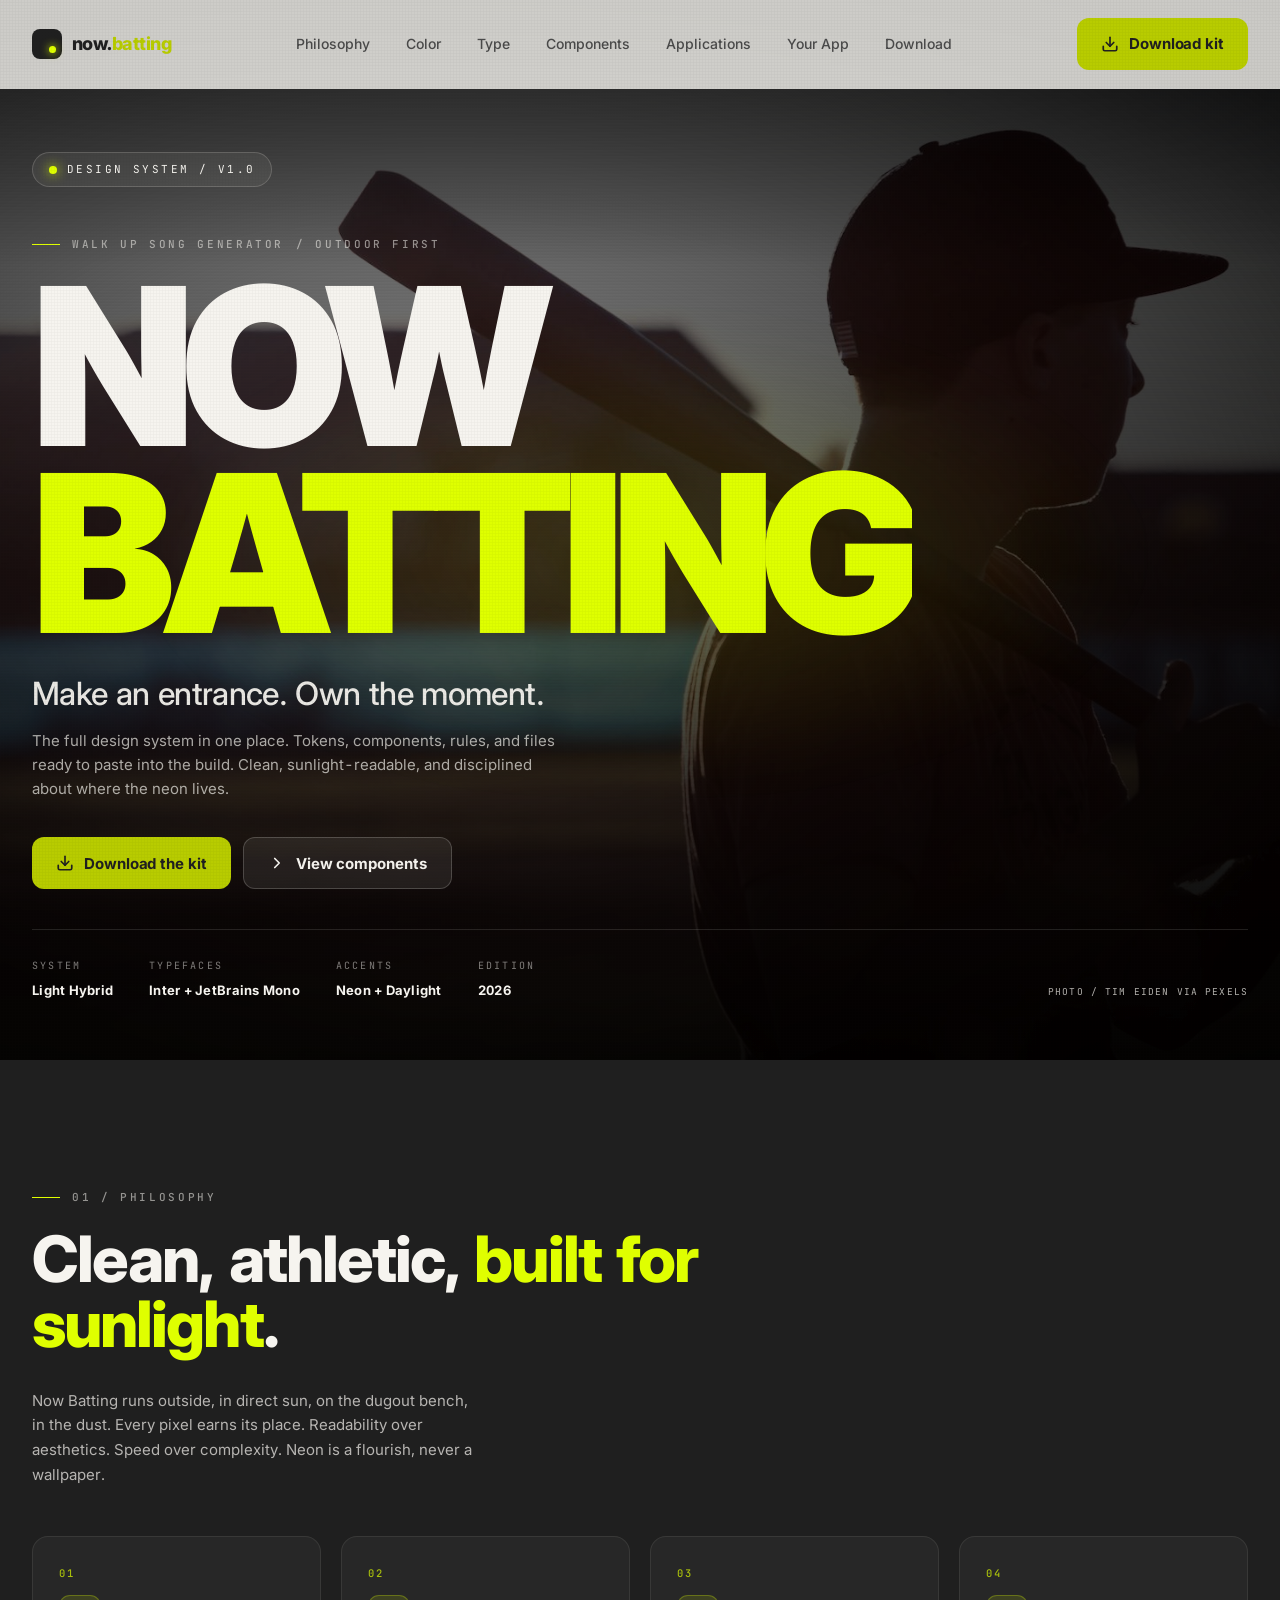
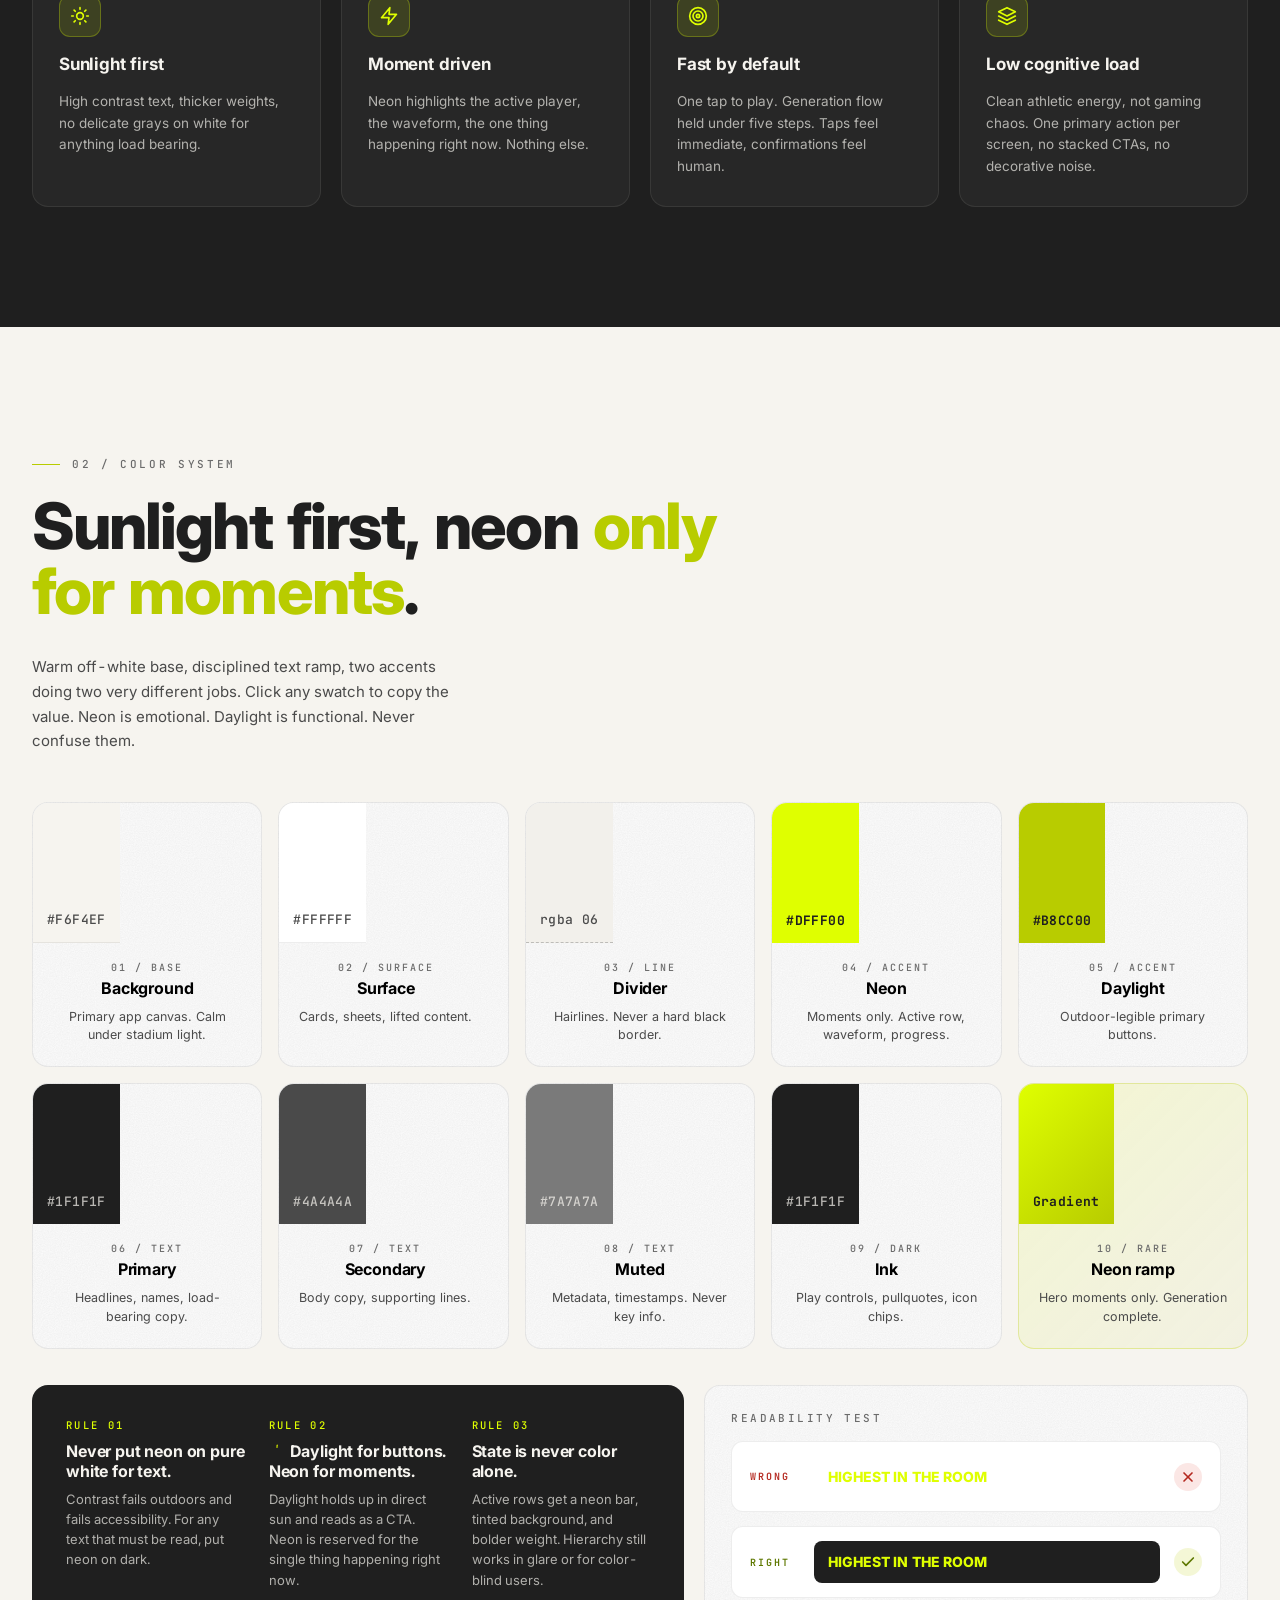
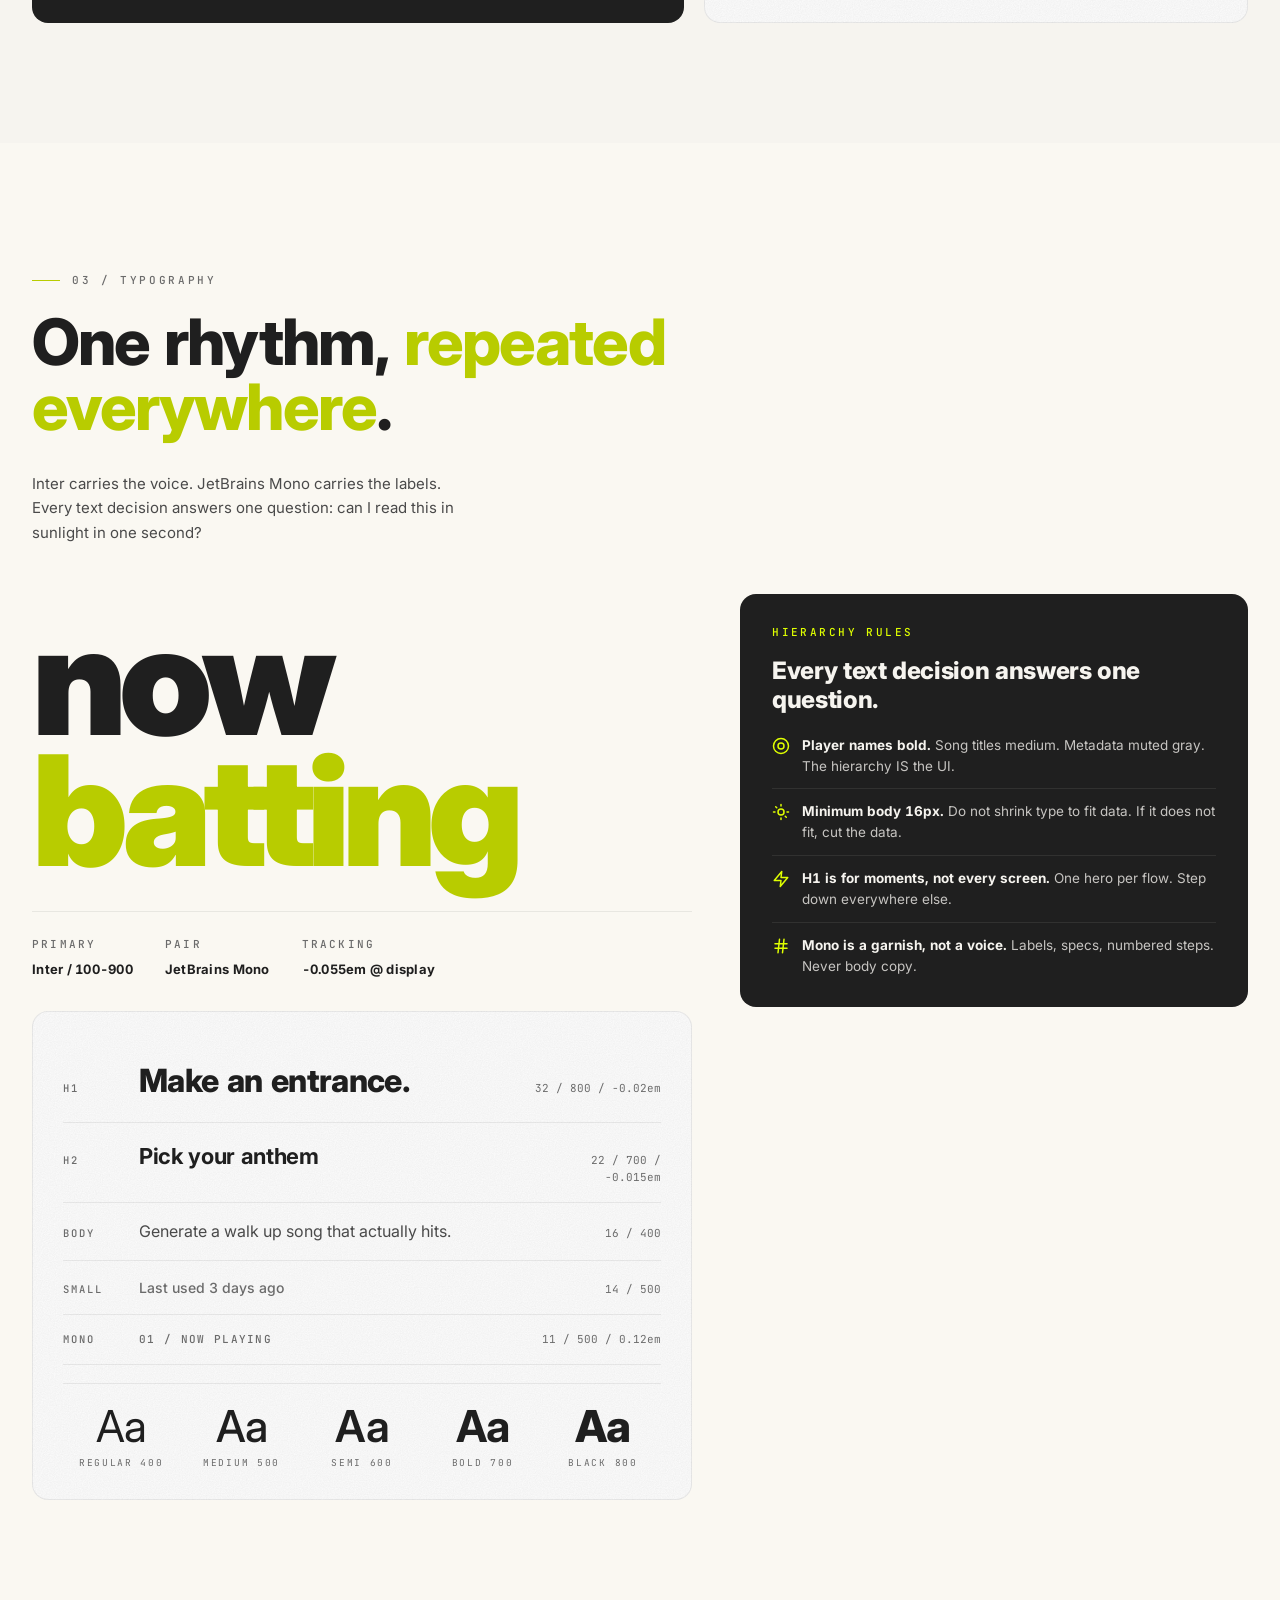
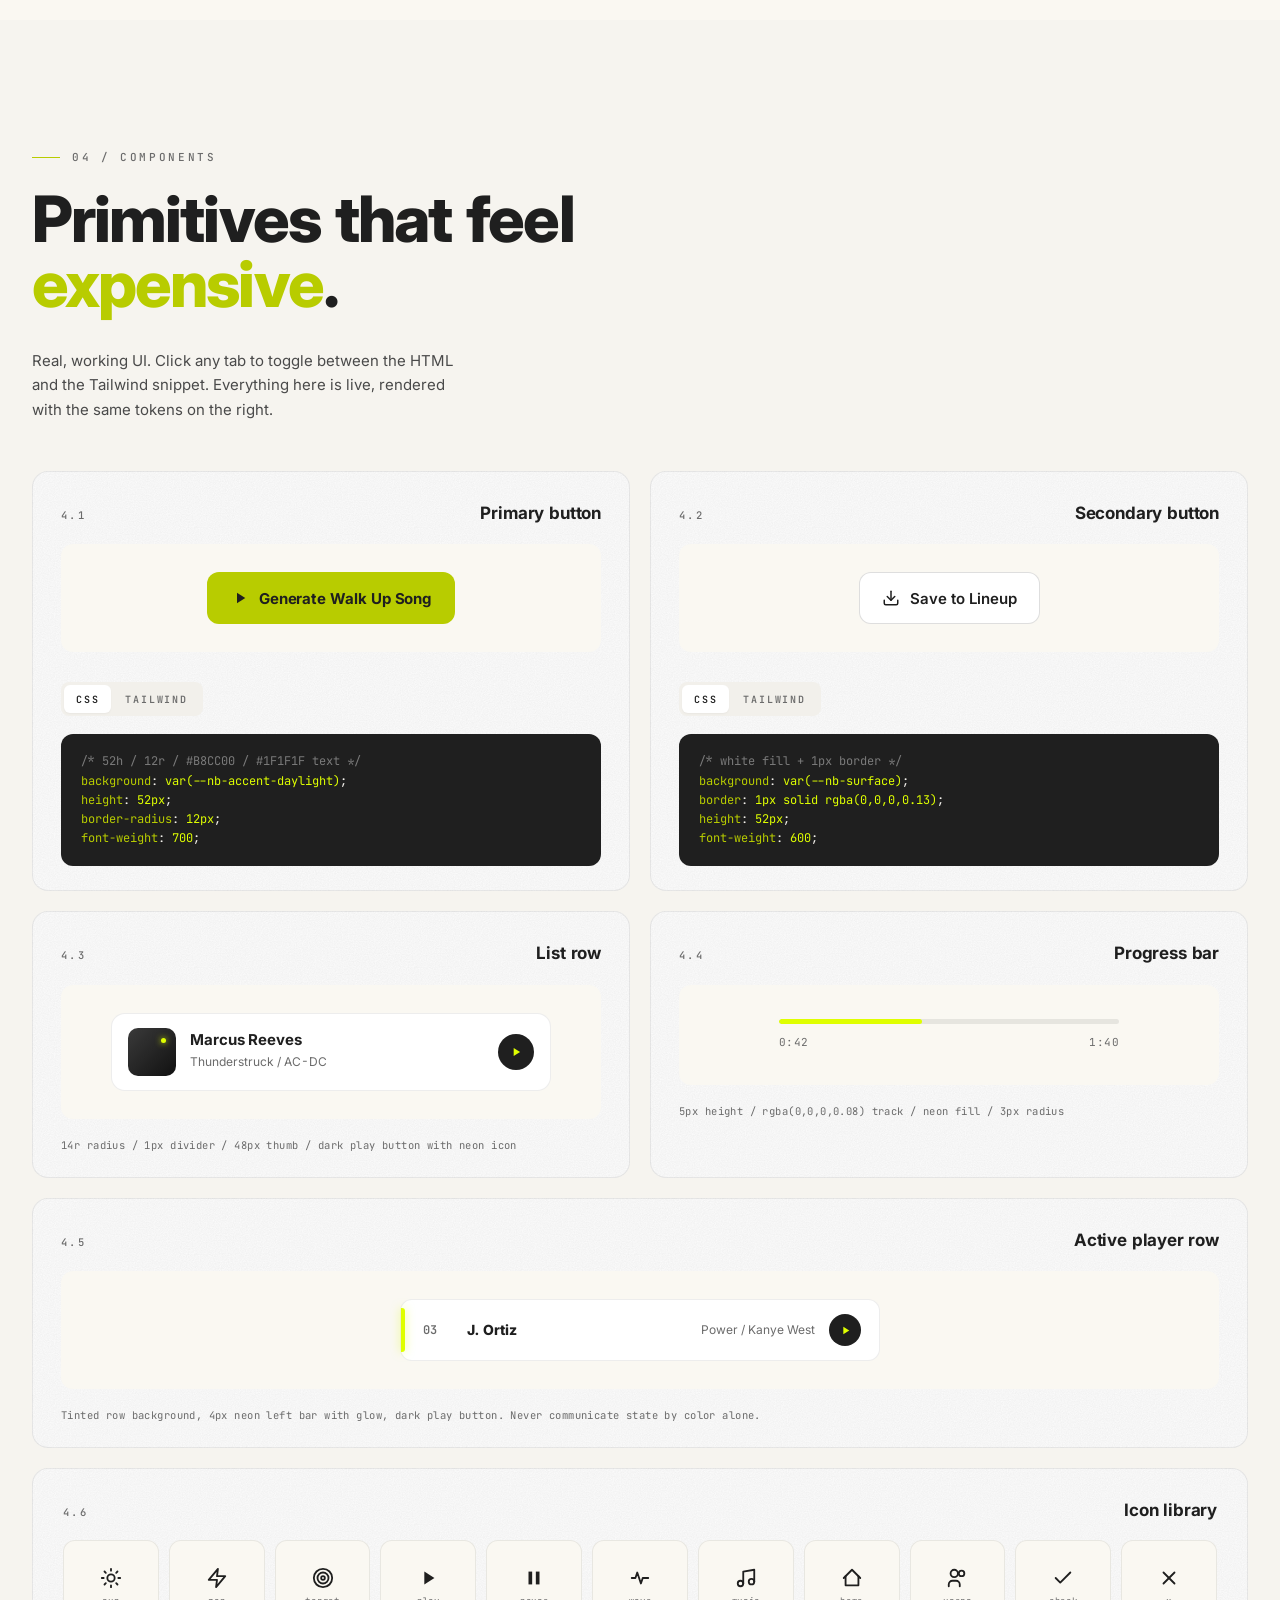
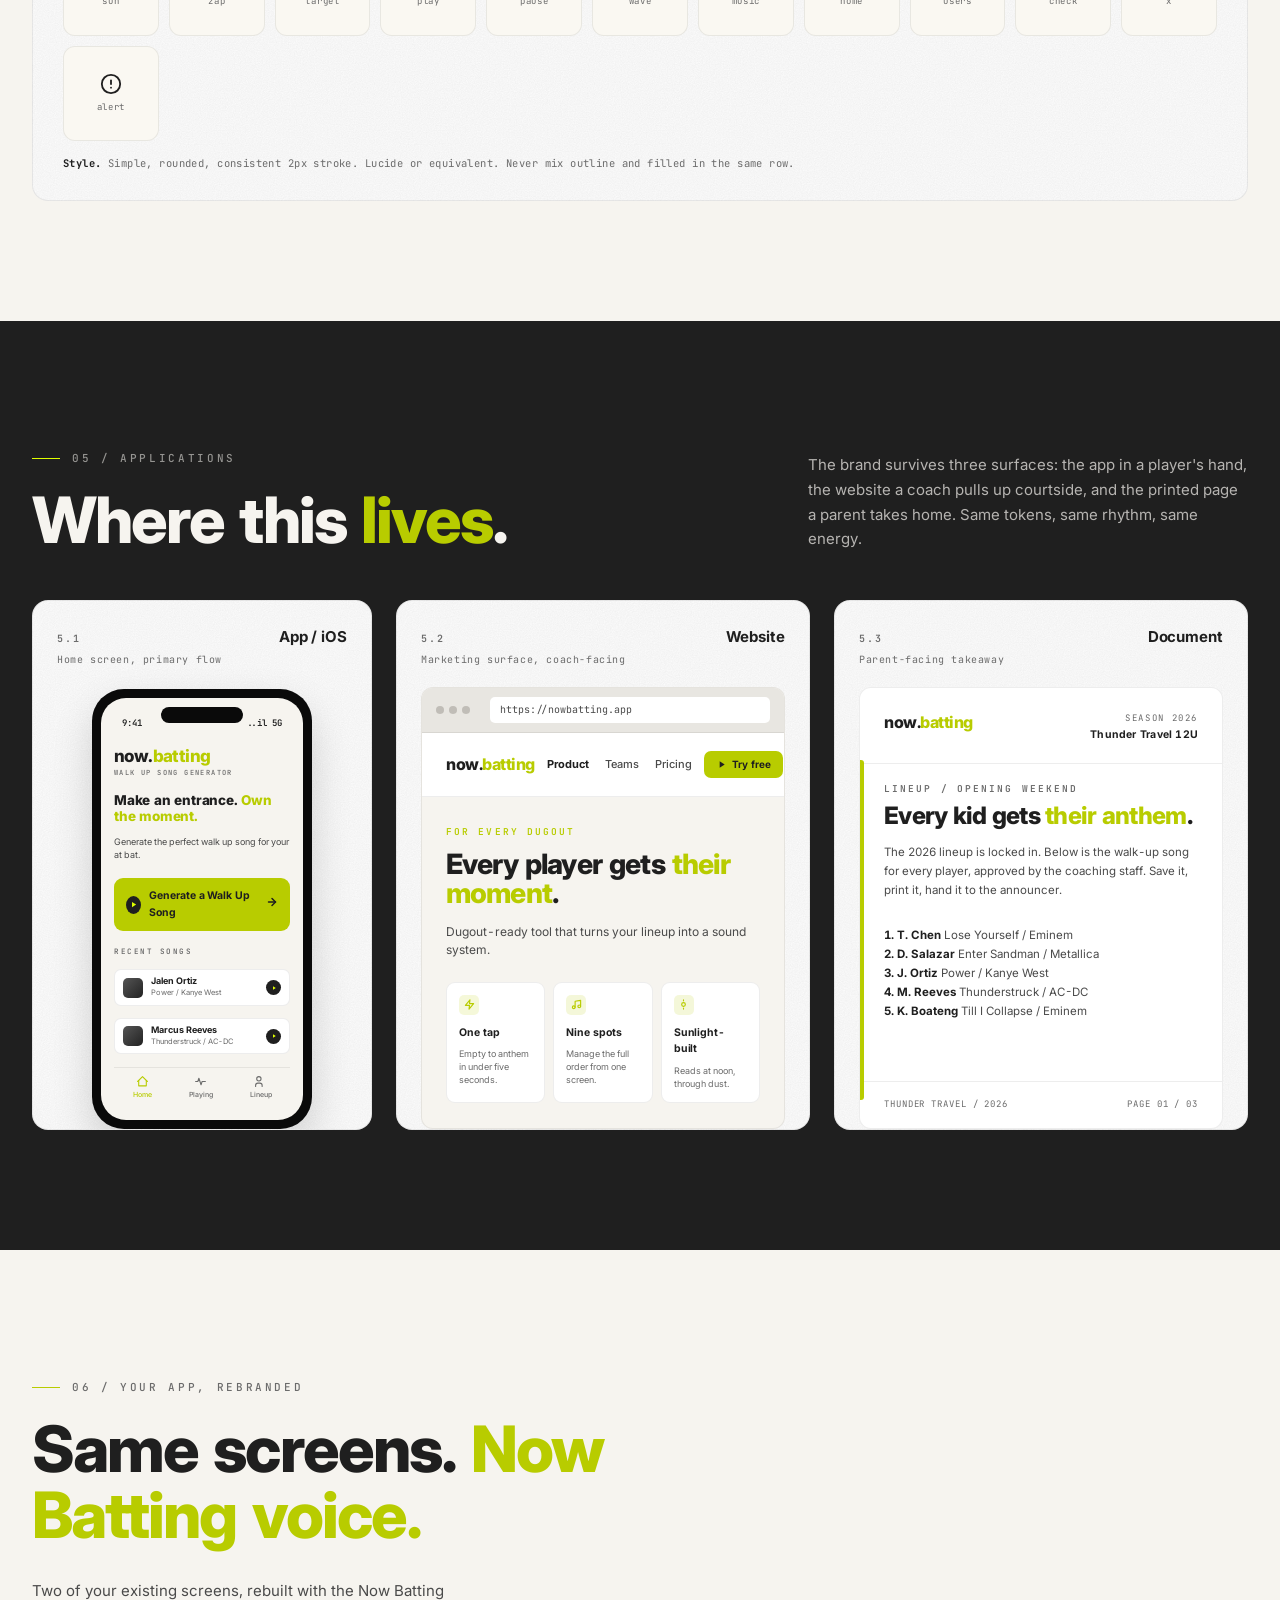
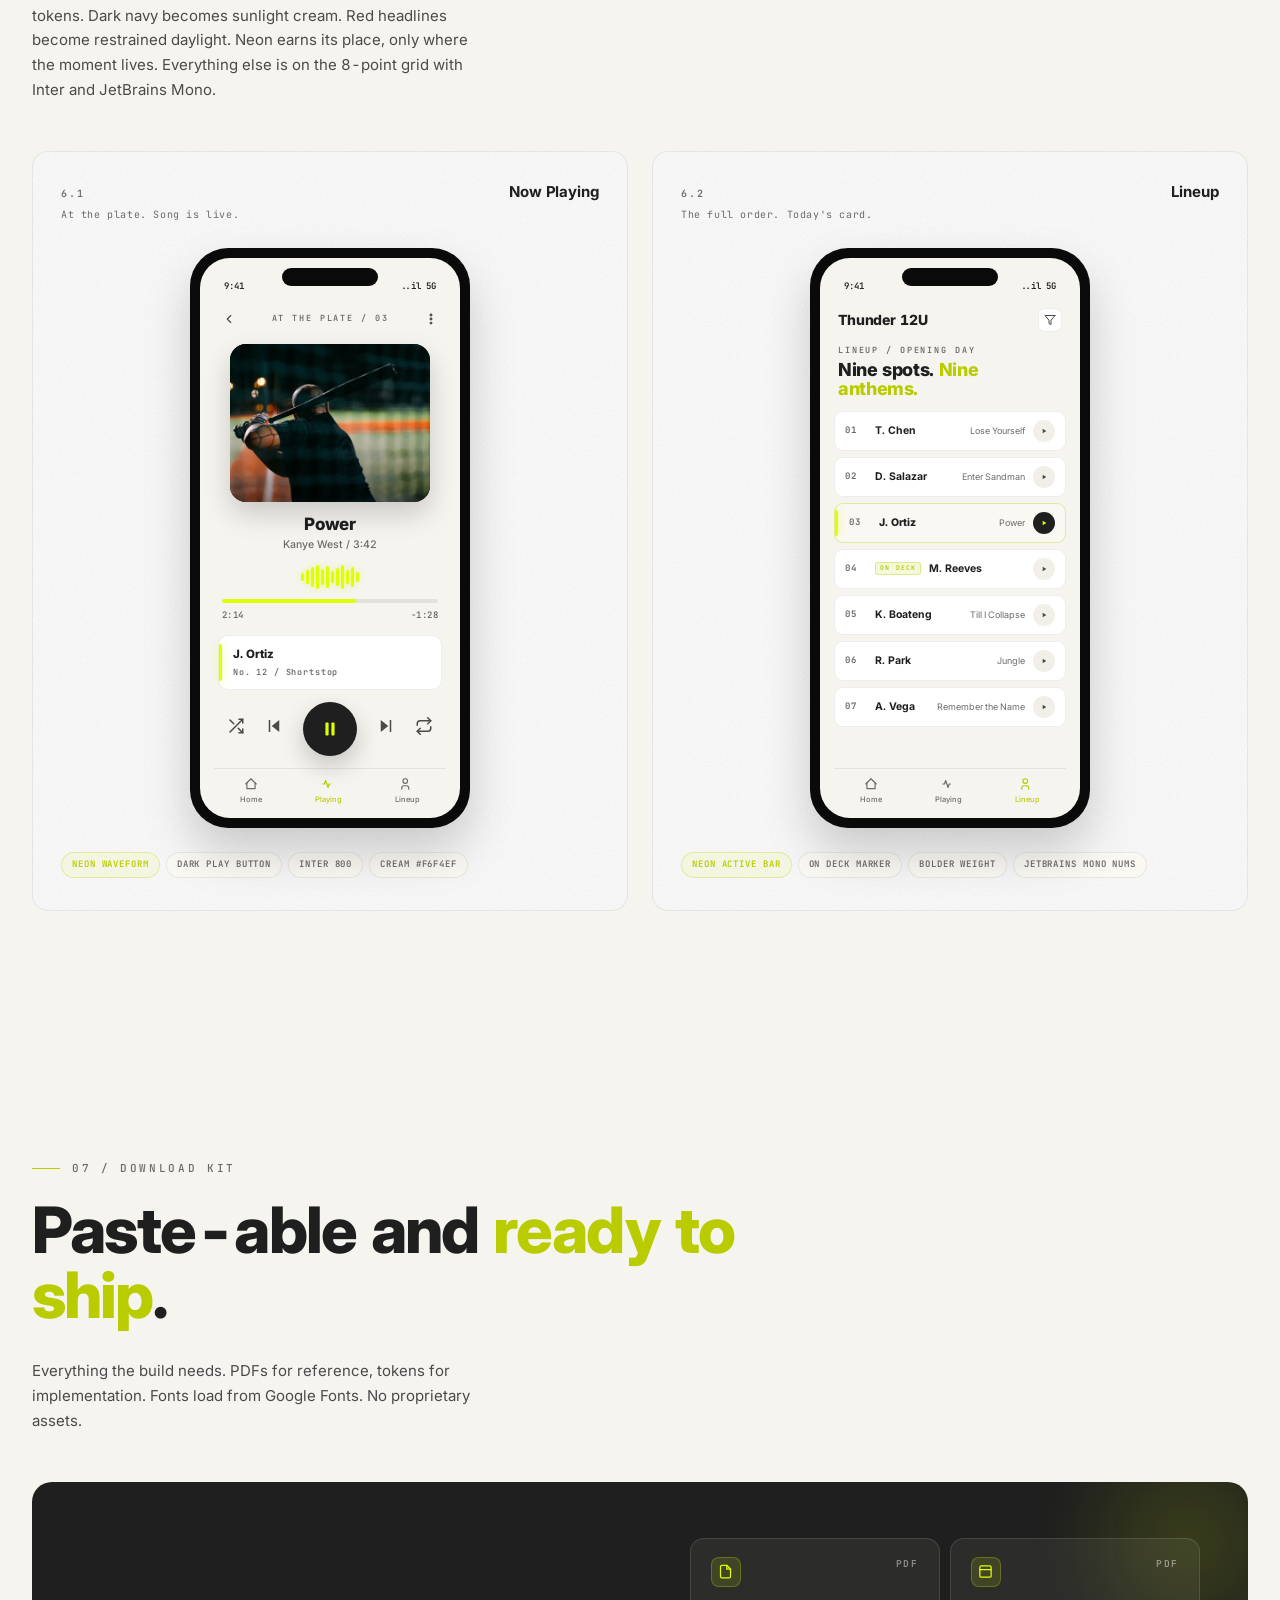
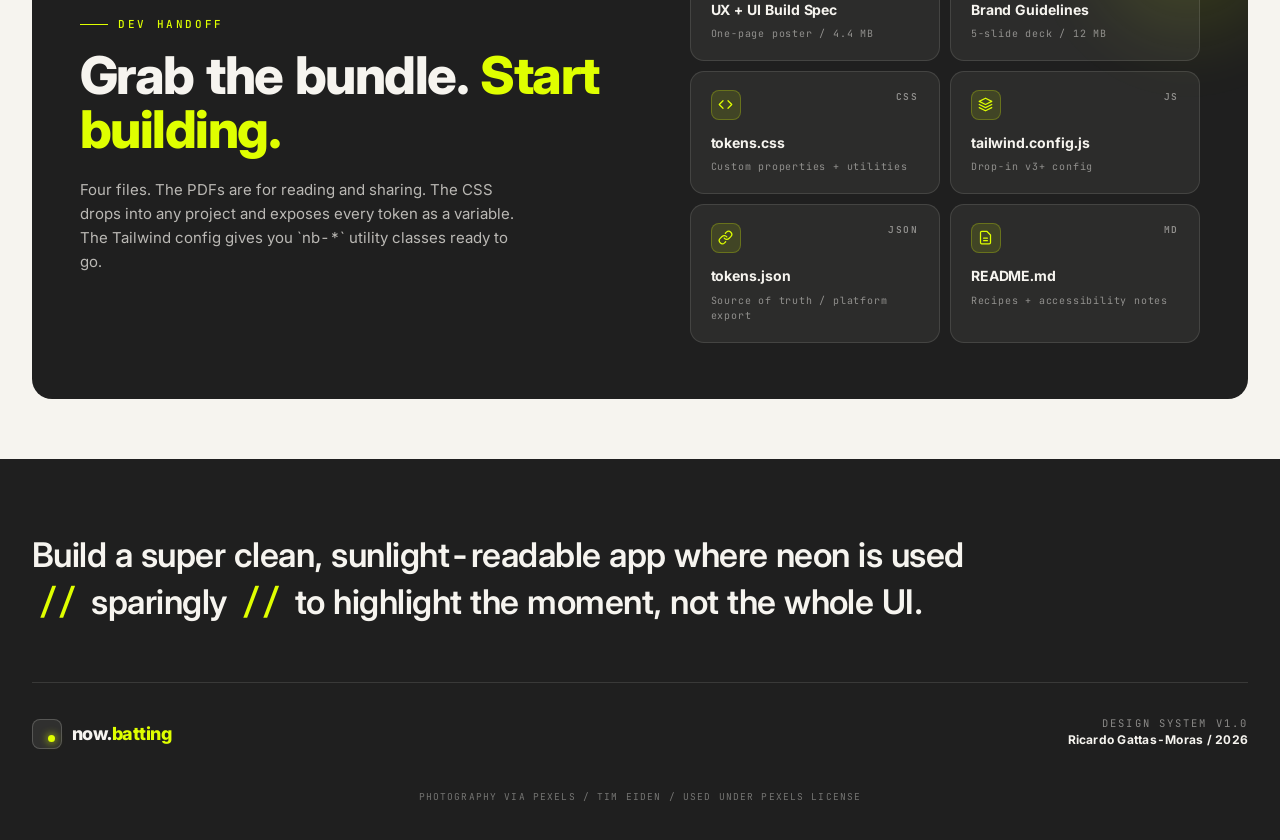
<file: index.html>
<!doctype html>
<html lang="en">
<head>
<meta charset="utf-8">
<meta name="viewport" content="width=device-width, initial-scale=1, viewport-fit=cover">
<meta name="theme-color" content="#F6F4EF">
<title>Now Batting — Design System v1.0</title>
<meta name="description" content="Outdoor-first design system for a baseball walk-up-song app. Tokens, components, and guidelines.">
<link rel="preconnect" href="https://fonts.googleapis.com">
<link rel="preconnect" href="https://fonts.gstatic.com" crossorigin>
<link href="https://fonts.googleapis.com/css2?family=Inter:wght@400;500;600;700;800;900&family=JetBrains+Mono:wght@400;500&display=swap" rel="stylesheet">
<style>
  :root{
    --bg:#F6F4EF; --surface:#FFFFFF;
    --divider:rgba(0,0,0,0.07); --divider-strong:rgba(0,0,0,0.13);
    --t1:#1F1F1F; --t2:#4A4A4A; --t3:#6B6B6B;
    --neon:#DFFF00; --daylight:#B8CC00; --dark:#1F1F1F;
    --radius:16px; --radius-md:12px;
    --shadow-sm:0 1px 2px rgba(0,0,0,0.04);
    --shadow-lift:0 12px 40px rgba(0,0,0,0.06);
    --font:'Inter',system-ui,-apple-system,'Segoe UI',Roboto,sans-serif;
    --mono:'JetBrains Mono',ui-monospace,SFMono-Regular,Menlo,monospace;
    --maxw:1280px;
  }
  *{box-sizing:border-box;margin:0;padding:0}
  html{scroll-behavior:smooth}
  body{
    background:var(--bg);color:var(--t1);font-family:var(--font);
    font-size:16px;line-height:1.55;
    -webkit-font-smoothing:antialiased;text-rendering:optimizeLegibility;
    overflow-x:hidden;
  }
  img{max-width:100%;display:block}
  a{color:inherit;text-decoration:none}
  button{font-family:inherit;cursor:pointer;border:0;background:none}

  /* Film grain overlay — subtle texture */
  body::before{
    content:"";position:fixed;inset:0;pointer-events:none;z-index:1000;
    opacity:0.04;mix-blend-mode:multiply;
    background-image:
      repeating-linear-gradient(0deg, rgba(0,0,0,0.6) 0 1px, transparent 1px 3px),
      repeating-linear-gradient(90deg, rgba(0,0,0,0.6) 0 1px, transparent 1px 3px);
  }

  /* =========== UTILITY ============ */
  .eyebrow{
    font-family:var(--mono);font-size:11px;font-weight:500;letter-spacing:0.24em;
    text-transform:uppercase;color:var(--t3);
    display:inline-flex;align-items:center;gap:12px;
  }
  .eyebrow::before{content:"";width:28px;height:1px;background:var(--daylight)}
  .eyebrow.light{color:rgba(246,244,239,0.55)}
  .eyebrow.light::before{background:var(--neon)}

  .container{max-width:var(--maxw);margin:0 auto;padding:0 32px}

  .btn{
    display:inline-flex;align-items:center;gap:10px;
    height:52px;padding:0 24px;border-radius:var(--radius-md);
    font-weight:700;font-size:15px;letter-spacing:-0.005em;
    min-height:44px;min-width:44px;
    transition:transform 200ms cubic-bezier(.2,.7,.3,1), box-shadow 200ms;
    white-space:nowrap;
  }
  .btn:active{transform:scale(0.98)}
  .btn-primary{background:var(--daylight);color:var(--dark)}
  .btn-primary:hover{box-shadow:0 8px 24px rgba(184,204,0,0.28)}
  .btn-secondary{background:var(--surface);color:var(--t1);border:1px solid var(--divider-strong)}
  .btn-secondary:hover{background:#FDFCF8}
  .btn svg{width:18px;height:18px;stroke-width:2.25}

  /* =========== NAV ============ */
  .nav{
    position:fixed;top:0;left:0;right:0;z-index:100;
    padding:18px 0;background:rgba(246,244,239,0.82);
    backdrop-filter:blur(16px) saturate(1.2);
    -webkit-backdrop-filter:blur(16px) saturate(1.2);
    border-bottom:1px solid transparent;
    transition:padding 250ms ease, border-color 250ms ease;
  }
  .nav.scrolled{padding:12px 0;border-bottom-color:var(--divider)}
  .nav-inner{
    max-width:var(--maxw);margin:0 auto;padding:0 32px;
    display:flex;align-items:center;justify-content:space-between;gap:24px;
  }
  .lockup{display:flex;align-items:center;gap:10px;font-weight:800;font-size:18px;letter-spacing:-0.03em}
  .lockup .dot{
    width:30px;height:30px;border-radius:8px;background:var(--dark);
    position:relative;flex-shrink:0;
  }
  .lockup .dot::after{
    content:"";position:absolute;bottom:6px;right:6px;
    width:7px;height:7px;border-radius:50%;background:var(--neon);
    box-shadow:0 0 8px var(--neon);
  }
  .lockup b{color:var(--daylight);font-weight:800}
  .nav-links{display:flex;gap:28px;align-items:center}
  .nav-links a{
    font-size:14px;font-weight:500;color:var(--t2);
    padding:8px 4px;position:relative;transition:color 180ms;
  }
  .nav-links a:hover{color:var(--t1)}
  .nav-links a.active{color:var(--t1)}
  .nav-links a.active::after{
    content:"";position:absolute;bottom:0;left:0;right:0;height:2px;
    background:var(--daylight);border-radius:2px;
  }
  .nav-cta{display:inline-flex}
  .nav-burger{display:none;width:44px;height:44px;align-items:center;justify-content:center;color:var(--t1)}
  .nav-burger svg{width:24px;height:24px}
  .mobile-menu{display:none}

  /* =========== HERO ============ */
  .hero{
    position:relative;min-height:100vh;min-height:100svh;
    background:#0a0a0a;color:#F6F4EF;overflow:hidden;isolation:isolate;
  }
  .hero-img{
    position:absolute;inset:0;width:100%;height:100%;object-fit:cover;object-position:center 42%;
    filter:contrast(1.08) saturate(0.85);
    animation:kenburns 18s ease-in-out infinite alternate;
  }
  @keyframes kenburns{
    from{transform:scale(1.08) translate3d(-1%,0,0)}
    to  {transform:scale(1.15) translate3d(1%,-1%,0)}
  }
  .hero-scrim{
    position:absolute;inset:0;z-index:1;
    background:
      radial-gradient(ellipse at 35% 55%, rgba(0,0,0,0.35) 0%, rgba(0,0,0,0.7) 55%, rgba(0,0,0,0.92) 100%),
      linear-gradient(180deg, rgba(0,0,0,0.55) 0%, rgba(0,0,0,0) 25%, rgba(0,0,0,0.85) 100%);
  }
  .hero-grain{
    position:absolute;inset:0;z-index:2;opacity:0.16;mix-blend-mode:overlay;pointer-events:none;
    background-image:
      repeating-linear-gradient(0deg, rgba(255,255,255,0.08) 0 1px, transparent 1px 3px),
      repeating-linear-gradient(90deg, rgba(255,255,255,0.08) 0 1px, transparent 1px 3px);
  }
  .hero-content{
    position:relative;z-index:3;max-width:var(--maxw);margin:0 auto;padding:140px 32px 60px;
    min-height:100vh;min-height:100svh;
    display:flex;flex-direction:column;justify-content:space-between;gap:40px;
  }
  .hero-tag{
    align-self:flex-start;display:inline-flex;align-items:center;gap:10px;
    background:rgba(246,244,239,0.06);border:1px solid rgba(246,244,239,0.18);
    padding:8px 16px;border-radius:999px;
    font-family:var(--mono);font-size:11px;letter-spacing:0.22em;text-transform:uppercase;
    backdrop-filter:blur(6px);margin-top:12px;
  }
  .hero-tag .pulse{width:8px;height:8px;border-radius:50%;background:var(--neon);box-shadow:0 0 12px var(--neon);animation:pulse 2s ease-in-out infinite}
  @keyframes pulse{50%{opacity:0.4;transform:scale(1.15)}}

  .hero-headline{margin-top:auto}
  .hero-eyebrow{margin-bottom:24px}
  .wordmark{
    font-weight:900;font-size:clamp(64px, 18vw, 220px);
    letter-spacing:-0.055em;line-height:0.85;color:#F6F4EF;
    display:block;overflow:hidden;
  }
  .wordmark .lime{color:var(--neon)}
  .wordmark span{display:inline-block;opacity:0;transform:translateY(110%);transition:transform 800ms cubic-bezier(.2,.7,.3,1), opacity 800ms;will-change:transform,opacity}
  .wordmark.revealed span{opacity:1;transform:translateY(0)}
  .wordmark .l-2{
    transition-delay:80ms;
    background:linear-gradient(100deg, #DFFF00 0%, #DFFF00 38%, #FFFFFF 48%, #F5FFCC 55%, #DFFF00 65%, #DFFF00 100%);
    background-size:260% 100%;
    background-position:120% 0;
    -webkit-background-clip:text;
    background-clip:text;
    color:transparent;
    -webkit-text-fill-color:transparent;
  }
  .wordmark.revealed .l-2{animation:batShimmer 9s ease-in-out 1400ms infinite}
  @keyframes batShimmer{
    0%,6%{background-position:120% 0}
    22%{background-position:-40% 0}
    100%{background-position:-40% 0}
  }
  .hero-kicker{
    margin-top:28px;font-size:clamp(20px,3.2vw,32px);font-weight:500;letter-spacing:-0.02em;
    line-height:1.2;color:rgba(246,244,239,0.94);max-width:760px;
  }
  .hero-sub{
    margin-top:16px;max-width:540px;font-size:15px;line-height:1.6;
    color:rgba(246,244,239,0.68);font-weight:400;
  }
  .hero-cta-row{display:flex;gap:12px;margin-top:36px;flex-wrap:wrap}
  .hero-cta-row .btn-secondary{background:rgba(246,244,239,0.08);color:#F6F4EF;border-color:rgba(246,244,239,0.2)}
  .hero-cta-row .btn-secondary:hover{background:rgba(246,244,239,0.14)}

  .hero-bottom{
    display:flex;align-items:flex-end;justify-content:space-between;gap:24px;flex-wrap:wrap;
    padding-top:28px;border-top:1px solid rgba(246,244,239,0.12);
  }
  .hero-meta{display:flex;gap:36px;flex-wrap:wrap}
  .hm{font-family:var(--mono);font-size:10px;letter-spacing:0.22em;color:rgba(246,244,239,0.5);text-transform:uppercase}
  .hm b{display:block;color:#F6F4EF;font-family:var(--font);font-weight:700;font-size:13px;letter-spacing:0.02em;text-transform:none;margin-top:6px}
  .hero-credit{font-family:var(--mono);font-size:9.5px;letter-spacing:0.12em;color:rgba(246,244,239,0.72);text-transform:uppercase}

  /* =========== SECTION BASE ============ */
  section.sec{padding:120px 0;position:relative}
  section.sec.dark{background:var(--dark);color:#F6F4EF}
  .sec-head{display:flex;justify-content:space-between;align-items:flex-end;gap:32px;margin-bottom:48px;flex-wrap:wrap}
  .sec-head-copy{max-width:440px;font-size:15px;line-height:1.65;color:var(--t2)}
  .sec.dark .sec-head-copy{color:rgba(246,244,239,0.7)}
  .sec-h{
    font-size:clamp(32px, 5.5vw, 64px);font-weight:800;
    letter-spacing:-0.03em;line-height:1.02;margin-top:20px;max-width:780px;
  }
  .sec-h .lime{color:var(--daylight)}
  .sec.dark .sec-h .lime{color:var(--neon)}

  /* =========== PHILOSOPHY RAIL ============ */
  .phi-grid{
    display:grid;grid-template-columns:repeat(4, 1fr);gap:20px;margin-top:44px;
  }
  .phi-card{
    background:rgba(246,244,239,0.04);border:1px solid rgba(246,244,239,0.08);
    border-radius:var(--radius);padding:28px 26px;
    display:flex;flex-direction:column;gap:14px;transition:background 260ms, border-color 260ms;
  }
  .phi-card:hover{background:rgba(223,255,0,0.05);border-color:rgba(223,255,0,0.2)}
  .phi-ic{
    width:42px;height:42px;border-radius:11px;
    background:rgba(223,255,0,0.12);border:1px solid rgba(223,255,0,0.26);
    color:var(--neon);display:flex;align-items:center;justify-content:center;
  }
  .phi-ic svg{width:20px;height:20px}
  .phi-title{font-size:17px;font-weight:700;letter-spacing:-0.01em;color:#F6F4EF}
  .phi-copy{font-size:13.5px;line-height:1.6;color:rgba(246,244,239,0.68)}
  .phi-num{font-family:var(--mono);font-size:10.5px;letter-spacing:0.22em;color:rgba(223,255,0,0.7);text-transform:uppercase;font-weight:500}

  /* =========== COLOR SYSTEM ============ */
  .color-grid{
    display:grid;grid-template-columns:repeat(5,1fr);gap:16px;
  }
  .swatch{
    background:var(--surface);border:1px solid var(--divider);border-radius:var(--radius);
    overflow:hidden;display:flex;flex-direction:column;
    cursor:pointer;transition:transform 280ms cubic-bezier(.2,.7,.3,1), box-shadow 280ms, border-color 280ms;
    position:relative;
  }
  .swatch:hover{transform:translateY(-4px);box-shadow:var(--shadow-lift);border-color:rgba(184,204,0,0.3)}
  .swatch .chip{height:140px;position:relative;display:flex;align-items:flex-end;padding:14px}
  .swatch .chip .hx{
    font-family:var(--mono);font-size:13px;font-weight:500;letter-spacing:0.03em;
  }
  .swatch.bg .chip{background:#F6F4EF;border-bottom:1px solid var(--divider)} .swatch.bg .hx{color:var(--t2)}
  .swatch.surface .chip{background:#FFFFFF;border-bottom:1px solid var(--divider)} .swatch.surface .hx{color:var(--t2)}
  .swatch.divider .chip{background:#F2F0EB;border-bottom:1px dashed rgba(0,0,0,0.22)} .swatch.divider .hx{color:var(--t2)}
  .swatch.neon .chip{background:#DFFF00} .swatch.neon .hx{color:var(--dark);font-weight:700}
  .swatch.daylight .chip{background:#B8CC00} .swatch.daylight .hx{color:var(--dark);font-weight:700}
  .swatch.t1 .chip{background:#1F1F1F} .swatch.t1 .hx{color:rgba(246,244,239,0.72)}
  .swatch.t2 .chip{background:#4A4A4A} .swatch.t2 .hx{color:rgba(246,244,239,0.72)}
  .swatch.t3 .chip{background:#7A7A7A} .swatch.t3 .hx{color:rgba(246,244,239,0.72)}
  .swatch.dark .chip{background:#1F1F1F} .swatch.dark .hx{color:rgba(246,244,239,0.72)}
  .swatch .meta{padding:18px 20px 22px;display:flex;flex-direction:column;gap:4px}
  .swatch .num{font-family:var(--mono);font-size:10px;letter-spacing:0.2em;color:var(--t3);text-transform:uppercase;font-weight:500}
  .swatch .name{font-size:16px;font-weight:700;letter-spacing:-0.01em}
  .swatch .use{font-size:12.5px;color:var(--t2);line-height:1.45;margin-top:6px}
  .swatch .copied{
    position:absolute;top:12px;right:12px;background:var(--dark);color:var(--neon);
    font-family:var(--mono);font-size:10px;letter-spacing:0.16em;padding:5px 9px;border-radius:6px;
    text-transform:uppercase;font-weight:600;opacity:0;transform:translateY(-6px);
    transition:opacity 180ms, transform 180ms;pointer-events:none;
  }
  .swatch.copied-flash .copied{opacity:1;transform:translateY(0)}

  .rules-row{
    margin-top:36px;display:grid;grid-template-columns:1.2fr 1fr;gap:20px;
  }
  .rules-card{
    background:var(--dark);color:#F6F4EF;border-radius:var(--radius);padding:32px 34px;
    display:grid;grid-template-columns:repeat(3,1fr);gap:24px;
  }
  .rule{display:flex;flex-direction:column;gap:8px}
  .rule-num{font-family:var(--mono);font-size:10.5px;letter-spacing:0.22em;color:var(--neon);text-transform:uppercase;font-weight:500}
  .rule-t{font-size:16px;font-weight:700;letter-spacing:-0.01em;color:#F6F4EF;line-height:1.25}
  .rule-c{font-size:13px;line-height:1.55;color:rgba(246,244,239,0.68)}
  .wr{background:var(--surface);border:1px solid var(--divider);border-radius:var(--radius);padding:24px 26px;display:flex;flex-direction:column;gap:14px}
  .wr-h{font-family:var(--mono);font-size:11px;letter-spacing:0.22em;color:var(--t3);text-transform:uppercase;font-weight:500}
  .wr-row{display:flex;align-items:center;gap:14px;padding:14px 18px;border-radius:var(--radius-md);background:#fff;border:1px solid var(--divider)}
  .wr-tag{font-family:var(--mono);font-size:10px;letter-spacing:0.2em;text-transform:uppercase;font-weight:600;flex:0 0 50px}
  .wr-row.bad .wr-tag{color:#B4281F} .wr-row.good .wr-tag{color:#5E7800}
  .wr-prev{flex:1;padding:10px 14px;border-radius:8px;font-weight:800;letter-spacing:-0.01em;font-size:14px}
  .wr-prev.nwh{background:#fff;color:#DFFF00}
  .wr-prev.nwd{background:#1F1F1F;color:#DFFF00}
  .wr-ic{width:28px;height:28px;border-radius:50%;display:flex;align-items:center;justify-content:center;flex-shrink:0}
  .wr-row.bad .wr-ic{background:#FBE7E5;color:#B4281F}
  .wr-row.good .wr-ic{background:rgba(184,204,0,0.16);color:#5E7800}
  .wr-ic svg{width:16px;height:16px}

  /* =========== TYPOGRAPHY ============ */
  .type-body{display:grid;grid-template-columns:1.3fr 1fr;gap:48px;align-items:flex-start}
  .type-specimen{
    font-weight:900;font-size:clamp(72px,12vw,200px);
    letter-spacing:-0.055em;line-height:0.85;margin:20px 0 36px;
  }
  .type-specimen .lime{color:var(--daylight)}
  .type-meta{
    display:flex;gap:32px;flex-wrap:wrap;padding-top:24px;border-top:1px solid var(--divider);
    font-family:var(--mono);font-size:11px;letter-spacing:0.2em;color:var(--t3);text-transform:uppercase;font-weight:500;
  }
  .type-meta b{display:block;color:var(--t1);font-family:var(--font);font-weight:700;font-size:13px;letter-spacing:0.02em;text-transform:none;margin-top:6px}

  .scale-card{background:var(--surface);border:1px solid var(--divider);border-radius:var(--radius);padding:28px 30px}
  .scale-row{display:grid;grid-template-columns:60px 1fr 130px;align-items:baseline;padding:16px 0;border-bottom:1px solid var(--divider);gap:16px}
  .scale-row:last-of-type{border-bottom:0}
  .scale-label{font-family:var(--mono);font-size:10.5px;letter-spacing:0.2em;color:var(--t3);text-transform:uppercase;font-weight:500}
  .scale-demo{color:var(--t1)}
  .scale-spec{font-family:var(--mono);font-size:11px;color:var(--t3);text-align:right}
  .d-h1{font-size:32px;font-weight:800;letter-spacing:-0.02em}
  .d-h2{font-size:22px;font-weight:700;letter-spacing:-0.015em}
  .d-body{font-size:16px;font-weight:400;color:var(--t2)}
  .d-small{font-size:14px;font-weight:500;color:var(--t3)}
  .d-mono{font-family:var(--mono);font-size:11px;font-weight:500;letter-spacing:0.12em;text-transform:uppercase;color:var(--t3)}

  .weights-row{display:grid;grid-template-columns:repeat(5,1fr);gap:4px;margin-top:18px;padding-top:20px;border-top:1px solid var(--divider)}
  .w-item{text-align:center}
  .w-display{font-size:clamp(28px,4vw,44px);line-height:1;color:var(--t1);letter-spacing:-0.02em}
  .w-label{font-family:var(--mono);font-size:9.5px;letter-spacing:0.18em;color:var(--t3);text-transform:uppercase;margin-top:8px;display:block}

  .type-right{display:flex;flex-direction:column;gap:20px}
  .type-rules{background:var(--dark);color:#F6F4EF;border-radius:var(--radius);padding:30px 32px;display:flex;flex-direction:column;gap:16px}
  .type-rules-eyb{font-family:var(--mono);font-size:11px;letter-spacing:0.22em;color:var(--neon);text-transform:uppercase;font-weight:500}
  .type-rules h3{font-size:24px;font-weight:800;letter-spacing:-0.015em;line-height:1.2}
  .type-rules ul{list-style:none;display:flex;flex-direction:column;gap:12px;margin-top:4px}
  .type-rules li{display:flex;gap:12px;align-items:flex-start;font-size:13.5px;line-height:1.55;color:rgba(246,244,239,0.78);padding-bottom:12px;border-bottom:1px solid rgba(246,244,239,0.08)}
  .type-rules li:last-child{border-bottom:0;padding-bottom:0}
  .type-rules li b{color:#F6F4EF;font-weight:700}
  .type-rules li svg{flex:0 0 18px;width:18px;height:18px;color:var(--neon);margin-top:2px}

  /* =========== COMPONENTS ============ */
  .comp-grid{display:grid;grid-template-columns:repeat(2,1fr);gap:20px}
  .comp-card{
    background:var(--surface);border:1px solid var(--divider);border-radius:var(--radius);
    padding:28px 28px 24px;display:flex;flex-direction:column;gap:18px;
    transition:transform 280ms, box-shadow 280ms, border-color 280ms;
  }
  .comp-card.spot{position:relative;overflow:hidden}
  .comp-card.spot::before{
    content:"";position:absolute;inset:0;opacity:0;transition:opacity 280ms;pointer-events:none;
    background:radial-gradient(300px circle at var(--mx,50%) var(--my,50%), rgba(184,204,0,0.12), transparent 40%);
  }
  .comp-card.spot:hover::before{opacity:1}
  .comp-card.wide,.icons-card.wide{grid-column:span 2}
  .comp-head{display:flex;align-items:baseline;justify-content:space-between;gap:16px;position:relative}
  .comp-num{font-family:var(--mono);font-size:10.5px;letter-spacing:0.22em;color:var(--t3);text-transform:uppercase;font-weight:500}
  .comp-title{font-size:17px;font-weight:700;letter-spacing:-0.01em}
  .comp-stage{
    background:#FAF8F2;border-radius:var(--radius-md);padding:28px 24px;
    display:flex;align-items:center;justify-content:center;gap:14px;min-height:100px;flex-wrap:wrap;
    position:relative;
  }
  .comp-note{font-family:var(--mono);font-size:10.5px;color:var(--t3);letter-spacing:0.04em;line-height:1.55}
  .comp-tabs{display:flex;gap:2px;margin-top:12px;background:#F2F0EB;padding:3px;border-radius:8px;width:fit-content}
  .comp-tab{font-family:var(--mono);font-size:10px;letter-spacing:0.18em;text-transform:uppercase;padding:6px 12px;border-radius:6px;font-weight:600;color:var(--t3);transition:all 180ms;min-height:28px}
  .comp-tab.active{background:#fff;color:var(--t1);box-shadow:var(--shadow-sm)}
  .comp-code{
    background:#1F1F1F;color:#F6F4EF;border-radius:var(--radius-md);padding:18px 20px;
    font-family:var(--mono);font-size:12px;line-height:1.6;
    overflow-x:auto;white-space:pre;max-width:100%;
  }
  .comp-code .k{color:#B8CC00}
  .comp-code .v{color:#DFFF00}
  .comp-code .c{color:#7A7A7A}

  /* Live primitives */
  .demo-btn-primary{
    background:var(--daylight);color:var(--dark);border-radius:var(--radius-md);
    height:52px;padding:0 24px;font-weight:700;font-size:15px;letter-spacing:-0.005em;
    display:inline-flex;align-items:center;gap:10px;min-height:44px;transition:transform 200ms;
  }
  .demo-btn-primary:active{transform:scale(0.98)}
  .demo-btn-primary svg{width:18px;height:18px}
  .demo-btn-secondary{
    background:#fff;color:var(--dark);border:1px solid var(--divider-strong);border-radius:var(--radius-md);
    height:52px;padding:0 22px;font-weight:600;font-size:15px;
    display:inline-flex;align-items:center;gap:10px;min-height:44px;transition:transform 200ms;
  }
  .demo-btn-secondary:active{transform:scale(0.98)}
  .demo-btn-secondary svg{width:18px;height:18px}
  .demo-list{
    width:100%;max-width:440px;background:#fff;border:1px solid var(--divider);border-radius:14px;
    padding:14px 16px;display:flex;align-items:center;gap:14px;
  }
  .demo-list .th{width:48px;height:48px;border-radius:10px;background:linear-gradient(135deg,#3a3a3a,#111);flex-shrink:0;position:relative}
  .demo-list .th::after{content:"";position:absolute;top:10px;right:10px;width:5px;height:5px;border-radius:50%;background:var(--neon);box-shadow:0 0 6px var(--neon)}
  .demo-list .info{flex:1;min-width:0}
  .demo-list .n{font-size:15px;font-weight:700;color:var(--t1);letter-spacing:-0.005em;line-height:1.2}
  .demo-list .s{font-size:12px;color:var(--t3);margin-top:4px}
  .demo-list .pl{width:36px;height:36px;border-radius:50%;background:var(--dark);color:var(--neon);display:flex;align-items:center;justify-content:center;flex-shrink:0}
  .demo-list .pl svg{width:14px;height:14px;fill:var(--neon)}

  .demo-progress{width:100%;max-width:340px}
  .demo-progress-track{height:5px;background:rgba(0,0,0,0.08);border-radius:3px;overflow:hidden;position:relative}
  .demo-progress-fill{position:absolute;inset:0 58% 0 0;background:var(--neon);border-radius:3px;animation:fillSlide 3.2s ease-in-out infinite alternate}
  @keyframes fillSlide{from{right:72%} to{right:16%}}
  .demo-progress-meta{display:flex;justify-content:space-between;font-family:var(--mono);font-size:11px;color:var(--t3);margin-top:10px;letter-spacing:0.04em}

  .demo-active{
    width:100%;max-width:480px;background:#fff;border:1px solid var(--divider);border-radius:var(--radius-md);
    padding:14px 18px 14px 22px;display:flex;align-items:center;gap:14px;position:relative;
  }
  .demo-active::before{content:"";position:absolute;left:0;top:8px;bottom:8px;width:4px;border-radius:0 3px 3px 0;background:var(--neon);box-shadow:0 0 10px rgba(223,255,0,0.5)}
  .demo-active .pos{font-family:var(--mono);font-size:12px;color:var(--t3);font-weight:600;flex:0 0 30px}
  .demo-active .nm{font-size:14px;font-weight:800;color:var(--t1);letter-spacing:-0.005em;flex:0 0 auto;white-space:nowrap}
  .demo-active .sg{font-size:12px;color:var(--t3);flex:1 1 auto;min-width:0;overflow:hidden;text-overflow:ellipsis;white-space:nowrap;text-align:right}
  .demo-active .pl{width:32px;height:32px;border-radius:50%;background:var(--dark);color:var(--neon);display:flex;align-items:center;justify-content:center;flex-shrink:0}
  .demo-active .pl svg{width:13px;height:13px;fill:var(--neon)}

  /* Icon grid */
  .icons-card{background:var(--surface);border:1px solid var(--divider);border-radius:var(--radius);padding:28px 30px}
  .icon-grid{display:grid;grid-template-columns:repeat(auto-fill, minmax(88px,1fr));gap:10px;margin-top:16px}
  .icon-cell{
    aspect-ratio:1/1;background:#FAF8F2;border:1px solid var(--divider);border-radius:12px;
    display:flex;flex-direction:column;align-items:center;justify-content:center;gap:6px;
    color:var(--t1);transition:all 220ms;min-height:88px;
  }
  .icon-cell:hover{background:#fff;border-color:var(--daylight);color:var(--daylight);transform:translateY(-2px)}
  .icon-cell svg{width:22px;height:22px;stroke-width:2}
  .icon-cell .ic-label{font-family:var(--mono);font-size:9px;color:var(--t3);letter-spacing:0.08em}

  /* =========== APPLICATIONS ============ */
  .app-grid{display:grid;grid-template-columns:340px 1fr 1fr;gap:24px;margin-top:44px}
  .app-card{
    background:var(--surface);border:1px solid var(--divider);border-radius:var(--radius);
    padding:24px 24px 0;display:flex;flex-direction:column;gap:14px;overflow:hidden;position:relative;
  }
  .app-head{display:flex;justify-content:space-between;align-items:baseline}
  .app-num{font-family:var(--mono);font-size:10px;letter-spacing:0.22em;color:var(--t3);text-transform:uppercase;font-weight:600}
  .app-title{font-size:15px;font-weight:700;letter-spacing:-0.005em;color:var(--t1)}
  .app-sub{font-family:var(--mono);font-size:10px;color:var(--t3);letter-spacing:0.06em;line-height:1.5;margin-top:-10px}

  .phone-frame{margin:8px auto 0;width:220px;height:440px;border-radius:32px;background:#0a0a0a;padding:9px;box-shadow:0 18px 40px rgba(0,0,0,0.16);position:relative}
  .phone-screen{width:100%;height:100%;border-radius:25px;background:var(--bg);overflow:hidden;display:flex;flex-direction:column;gap:7px;padding:15px 13px;position:relative}
  .phone-notch{position:absolute;top:9px;left:50%;transform:translateX(-50%);width:82px;height:16px;border-radius:10px;background:#0a0a0a;z-index:5}
  .phone-status{display:flex;justify-content:space-between;font-family:var(--mono);font-size:9px;color:var(--t1);font-weight:600;padding:4px 8px 4px}
  .phone-brand{font-size:17px;font-weight:800;letter-spacing:-0.035em;line-height:1;margin-top:6px;color:var(--t1)}
  .phone-brand .lime{color:var(--daylight)}
  .phone-brand small{display:block;font-family:var(--mono);font-weight:500;font-size:7px;letter-spacing:0.2em;color:var(--t3);text-transform:uppercase;margin-top:4px}
  .phone-hero{font-size:13.5px;font-weight:800;letter-spacing:-0.015em;line-height:1.18;margin-top:10px;color:var(--t1)}
  .phone-hero .lime{color:var(--daylight)}
  .phone-sub{font-size:9px;color:var(--t2);line-height:1.4;margin-top:4px}
  .phone-cta{margin-top:10px;background:var(--daylight);color:var(--dark);border-radius:9px;padding:10px 12px;display:flex;align-items:center;gap:8px;font-size:10.5px;font-weight:700;letter-spacing:-0.005em}
  .phone-cta-ic{width:18px;height:18px;border-radius:50%;background:var(--dark);color:var(--neon);display:flex;align-items:center;justify-content:center}
  .phone-cta-ic svg{width:9px;height:9px;fill:var(--neon)}
  .phone-cta-arrow{margin-left:auto}
  .phone-cta-arrow svg{width:12px;height:12px}
  .phone-label{font-family:var(--mono);font-size:7.5px;letter-spacing:0.2em;color:var(--t3);text-transform:uppercase;margin-top:8px;font-weight:600}
  .phone-row{display:flex;align-items:center;gap:8px;background:#fff;border:1px solid var(--divider);border-radius:7px;padding:6px 8px;margin-top:5px}
  .phone-row .pt{width:20px;height:20px;border-radius:5px;background:linear-gradient(135deg,#555,#222);flex-shrink:0}
  .phone-row .pi{flex:1;min-width:0}
  .phone-row .pn{font-size:9px;font-weight:700;color:var(--t1);line-height:1.1}
  .phone-row .ps{font-size:7.5px;color:var(--t3);margin-top:1px}
  .phone-row .pic{width:15px;height:15px;border-radius:50%;background:var(--dark);color:var(--neon);display:flex;align-items:center;justify-content:center;flex-shrink:0}
  .phone-row .pic svg{width:6px;height:6px;fill:var(--neon)}
  .phone-nav{margin-top:auto;display:flex;justify-content:space-around;padding:7px 0 4px;border-top:1px solid var(--divider)}
  .pn-item{display:flex;flex-direction:column;align-items:center;gap:2px;font-size:7px;color:var(--t3);font-weight:500}
  .pn-item.on{color:var(--daylight)}
  .pn-item svg{width:13px;height:13px}

  .web-frame{margin-top:6px;display:flex;flex-direction:column;border-radius:12px;border:1px solid var(--divider);overflow:hidden;background:var(--bg);min-height:380px;flex:1}
  .web-bar{background:#E8E6E1;padding:9px 14px;display:flex;align-items:center;gap:8px;border-bottom:1px solid var(--divider)}
  .web-bar .dots{display:flex;gap:5px}
  .web-bar .dot{width:8px;height:8px;border-radius:50%;background:#C0BDB7}
  .web-bar .url{flex:1;margin-left:12px;background:#fff;border-radius:5px;padding:5px 10px;font-family:var(--mono);font-size:10px;color:var(--t2)}
  .web-nav{padding:18px 24px;display:flex;align-items:center;justify-content:space-between;border-bottom:1px solid var(--divider);background:var(--surface);gap:12px}
  .web-brand{font-size:16px;font-weight:800;letter-spacing:-0.03em;flex-shrink:0;color:var(--t1)}
  .web-brand .lime{color:var(--daylight)}
  .web-links{display:flex;gap:16px;font-size:11px;color:var(--t2);font-weight:500}
  .web-links .on{color:var(--t1);font-weight:700}
  .web-btn{background:var(--daylight);color:var(--dark);border-radius:7px;padding:6px 12px;font-size:10px;font-weight:700;display:inline-flex;align-items:center;gap:5px;flex-shrink:0}
  .web-btn svg{width:11px;height:11px}
  .web-hero{padding:28px 24px 22px;flex:1;display:flex;flex-direction:column;gap:10px}
  .web-eyb{font-family:var(--mono);font-size:9.5px;letter-spacing:0.22em;color:var(--daylight);text-transform:uppercase;font-weight:600}
  .web-h{font-size:28px;font-weight:800;letter-spacing:-0.03em;line-height:1.05;color:var(--t1)}
  .web-h .lime{color:var(--daylight)}
  .web-p{font-size:12px;color:var(--t2);line-height:1.55;max-width:320px;margin-top:4px}
  .web-cards{display:grid;grid-template-columns:repeat(3,1fr);gap:8px;margin-top:12px}
  .web-card{background:#fff;border:1px solid var(--divider);border-radius:9px;padding:12px;display:flex;flex-direction:column;gap:4px}
  .web-card .wic{width:20px;height:20px;border-radius:5px;background:rgba(184,204,0,0.15);color:var(--daylight);display:flex;align-items:center;justify-content:center;margin-bottom:6px}
  .web-card .wic svg{width:11px;height:11px}
  .web-card .wt{font-size:10.5px;font-weight:700;color:var(--t1);letter-spacing:-0.005em}
  .web-card .ws{font-size:9px;color:var(--t3);line-height:1.45;margin-top:2px}

  .doc-frame{margin-top:6px;display:flex;flex-direction:column;border-radius:12px;border:1px solid var(--divider);overflow:hidden;background:#fff;min-height:380px;flex:1;position:relative}
  .doc-sidebar{position:absolute;top:72px;bottom:28px;left:0;width:4px;background:var(--daylight);border-radius:0 3px 3px 0}
  .doc-header{padding:22px 24px 18px;border-bottom:1px solid var(--divider);display:flex;justify-content:space-between;align-items:flex-start;gap:12px}
  .doc-brand{font-size:16px;font-weight:800;letter-spacing:-0.03em;color:var(--t1)}
  .doc-brand .lime{color:var(--daylight)}
  .doc-meta{text-align:right;font-family:var(--mono);font-size:9px;color:var(--t3);letter-spacing:0.18em;text-transform:uppercase;line-height:1.8}
  .doc-meta b{color:var(--t1);font-family:var(--font);font-size:10.5px;letter-spacing:0.02em;text-transform:none;font-weight:700;display:block}
  .doc-eyb{font-family:var(--mono);font-size:9.5px;letter-spacing:0.22em;color:var(--t3);text-transform:uppercase;font-weight:600;padding:18px 24px 0}
  .doc-h{padding:6px 24px 0;font-size:24px;font-weight:800;letter-spacing:-0.03em;line-height:1.1;color:var(--t1)}
  .doc-h .lime{color:var(--daylight)}
  .doc-body{padding:14px 24px 0;font-size:11.5px;color:var(--t2);line-height:1.65}
  .doc-body b{color:var(--t1)}
  .doc-foot{margin-top:auto;padding:16px 24px;border-top:1px solid var(--divider);display:flex;justify-content:space-between;font-family:var(--mono);font-size:9px;color:var(--t3);letter-spacing:0.1em;text-transform:uppercase}

  /* =========== DOWNLOAD KIT ============ */
  .kit{background:var(--dark);color:#F6F4EF;border-radius:20px;padding:56px 48px;margin-top:48px;display:grid;grid-template-columns:1.1fr 1fr;gap:48px;align-items:center;position:relative;overflow:hidden}
  .kit::after{content:"";position:absolute;top:-80px;right:-80px;width:280px;height:280px;border-radius:50%;background:radial-gradient(circle, rgba(223,255,0,0.15), transparent 70%);filter:blur(20px)}
  .kit-intro{position:relative;z-index:1}
  .kit-eyebrow{font-family:var(--mono);font-size:11px;letter-spacing:0.24em;color:var(--neon);text-transform:uppercase;font-weight:500;display:inline-flex;align-items:center;gap:10px}
  .kit-eyebrow::before{content:"";width:28px;height:1px;background:var(--neon)}
  .kit-h{font-size:clamp(32px,4.5vw,52px);font-weight:800;letter-spacing:-0.03em;line-height:1.05;margin-top:16px}
  .kit-h .lime{color:var(--neon)}
  .kit-p{font-size:15px;line-height:1.6;color:rgba(246,244,239,0.72);margin-top:20px;max-width:440px}
  .kit-files{position:relative;z-index:1;display:grid;grid-template-columns:1fr 1fr;gap:10px}
  .kit-file{
    background:rgba(246,244,239,0.06);border:1px solid rgba(246,244,239,0.12);border-radius:14px;
    padding:18px 20px;display:flex;flex-direction:column;gap:4px;transition:all 240ms;color:#F6F4EF;
    min-height:44px;
  }
  .kit-file:hover{background:rgba(223,255,0,0.09);border-color:rgba(223,255,0,0.28);transform:translateY(-3px)}
  .kit-file-head{display:flex;justify-content:space-between;align-items:flex-start;gap:12px;margin-bottom:8px}
  .kit-file-ic{width:30px;height:30px;border-radius:8px;background:rgba(223,255,0,0.12);color:var(--neon);display:flex;align-items:center;justify-content:center;flex-shrink:0;border:1px solid rgba(223,255,0,0.24)}
  .kit-file-ic svg{width:15px;height:15px}
  .kit-file-ext{font-family:var(--mono);font-size:9.5px;letter-spacing:0.18em;color:rgba(246,244,239,0.5);text-transform:uppercase;font-weight:600}
  .kit-file-name{font-size:14px;font-weight:700;letter-spacing:-0.005em}
  .kit-file-sz{font-family:var(--mono);font-size:10px;color:rgba(246,244,239,0.5);letter-spacing:0.08em;margin-top:2px}

  /* =========== FOOTER ============ */
  .footer{background:var(--dark);color:#F6F4EF;padding:72px 0 36px;position:relative}
  .footer-inner{max-width:var(--maxw);margin:0 auto;padding:0 32px}
  .pullquote{
    max-width:960px;font-size:clamp(22px,2.8vw,34px);font-weight:600;
    letter-spacing:-0.015em;line-height:1.4;margin-bottom:56px;
  }
  .pullquote .slash{color:var(--neon);font-family:var(--mono);font-weight:500;margin:0 6px}
  .footer-bottom{display:flex;justify-content:space-between;align-items:center;gap:24px;flex-wrap:wrap;padding-top:32px;border-top:1px solid rgba(246,244,239,0.12)}
  .lockup.light{color:#F6F4EF}
  .lockup.light .dot{background:rgba(246,244,239,0.08);border:1px solid rgba(246,244,239,0.2)}
  .lockup.light b{color:var(--neon)}
  .footer-meta{font-family:var(--mono);font-size:10.5px;letter-spacing:0.2em;color:rgba(246,244,239,0.5);text-transform:uppercase;text-align:right}
  .footer-meta b{display:block;color:#F6F4EF;font-family:var(--font);font-weight:700;font-size:12px;letter-spacing:0.02em;text-transform:none;margin-bottom:4px}
  .credit-line{text-align:center;margin-top:36px;font-family:var(--mono);font-size:9.5px;letter-spacing:0.12em;color:rgba(246,244,239,0.4);text-transform:uppercase}

  /* =========== SCROLL REVEAL ============ */
  .reveal{opacity:0;transform:translateY(24px);transition:opacity 700ms ease, transform 700ms cubic-bezier(.2,.7,.3,1)}
  .reveal.in{opacity:1;transform:translateY(0)}

  /* =========== MOBILE ============ */
  @media (max-width: 960px){
    .nav-inner{padding:0 20px}
    .nav-links,.nav-cta{display:none}
    .nav-burger{display:inline-flex}
    .mobile-menu{
      position:fixed;top:0;left:0;right:0;bottom:0;z-index:90;
      background:rgba(246,244,239,0.98);backdrop-filter:blur(20px);
      padding:100px 32px 32px;
      display:flex;flex-direction:column;gap:4px;
      transform:translateY(-100%);transition:transform 320ms cubic-bezier(.2,.7,.3,1);
    }
    .mobile-menu.open{display:flex;transform:translateY(0)}
    .mobile-menu a{
      font-size:28px;font-weight:700;color:var(--t1);letter-spacing:-0.02em;
      padding:14px 0;border-bottom:1px solid var(--divider);min-height:44px;
    }
    .mobile-menu .btn{margin-top:24px;width:fit-content;height:52px}

    .container{padding:0 20px}
    section.sec{padding:72px 0}
    .sec-head{margin-bottom:32px}

    .hero-content{padding:120px 20px 40px}
    .hero-cta-row{gap:10px}
    .hero-bottom{gap:20px}
    .hero-meta{gap:24px}

    .phi-grid{grid-template-columns:1fr 1fr;gap:14px}
    .color-grid{grid-template-columns:1fr 1fr;gap:12px}
    .color-grid .swatch:nth-child(n){grid-column:span 1}
    .swatch .chip{height:110px}
    .rules-row{grid-template-columns:1fr;gap:14px}
    .rules-card{grid-template-columns:1fr;gap:20px;padding:28px 26px}
    .type-body{grid-template-columns:1fr;gap:32px}
    .weights-row{grid-template-columns:repeat(5,1fr);gap:2px}
    .comp-grid{grid-template-columns:1fr;gap:14px}
    .comp-card.wide,.icons-card.wide{grid-column:span 1}
    .icon-grid{grid-template-columns:repeat(auto-fill,minmax(72px,1fr));gap:8px}
    .app-grid{grid-template-columns:1fr;gap:16px}
    .phone-frame{width:240px;height:472px}
    .kit{grid-template-columns:1fr;padding:40px 28px;gap:28px}
    .kit-files{grid-template-columns:1fr 1fr}
    .footer-bottom{flex-direction:column;align-items:flex-start}
    .footer-meta{text-align:left}
  }

  @media (max-width:520px){
    .phi-grid{grid-template-columns:1fr}
    .color-grid{grid-template-columns:1fr}
    .weights-row{grid-template-columns:repeat(5,1fr)}
    .w-display{font-size:24px}
    .kit-files{grid-template-columns:1fr}
    .hero-meta{gap:16px}
    .hm{font-size:9px}
    .hero-sub{font-size:14px}
    .hero-cta-row .btn{flex:1;justify-content:center}
    .scale-row{grid-template-columns:50px 1fr}
    .scale-spec{display:none}
    .wr-row{padding:12px 14px;gap:10px}
    .wr-tag{flex:0 0 40px;font-size:9px}
    .wr-prev{font-size:12px;padding:8px 10px}
    .type-specimen{font-size:clamp(56px,16vw,120px)}
    .weights-row{padding-top:14px;margin-top:14px;gap:1px}
    .weights-row .w-item:nth-child(n+4){display:none}
    .phone-frame{width:200px;height:400px}
  }

  /* =========== REBRANDED PREVIEW (06) ============ */
  .reb-grid{display:grid;grid-template-columns:1fr 1fr;gap:24px;margin-top:44px}
  .reb-card{background:var(--surface);border:1px solid var(--divider);border-radius:var(--radius);padding:28px 28px 32px;display:flex;flex-direction:column;gap:12px;overflow:hidden;position:relative}
  .reb-head{display:flex;justify-content:space-between;align-items:baseline}
  .reb-num{font-family:var(--mono);font-size:10px;letter-spacing:0.22em;color:var(--t3);text-transform:uppercase;font-weight:600}
  .reb-title{font-size:15px;font-weight:700;letter-spacing:-0.005em}
  .reb-sub{font-family:var(--mono);font-size:10px;color:var(--t3);letter-spacing:0.06em;line-height:1.5;margin-top:-8px}

  .reb-phone{margin:14px auto 6px;width:280px;height:580px;border-radius:38px;background:#0a0a0a;padding:10px;box-shadow:0 24px 48px rgba(0,0,0,0.18);position:relative}
  .reb-screen{width:100%;height:100%;border-radius:30px;background:var(--bg);overflow:hidden;display:flex;flex-direction:column;padding:16px 14px 10px;position:relative}
  .reb-notch{position:absolute;top:10px;left:50%;transform:translateX(-50%);width:96px;height:18px;border-radius:11px;background:#0a0a0a;z-index:5}
  .reb-status{display:flex;justify-content:space-between;font-family:var(--mono);font-size:9px;color:var(--t1);font-weight:600;padding:6px 10px 0}

  /* NOW PLAYING */
  .np-top{display:flex;justify-content:space-between;align-items:center;margin-top:14px;padding:0 4px}
  .np-top .ic{width:22px;height:22px;display:flex;align-items:center;justify-content:center;color:var(--t2)}
  .np-top .ic svg{width:14px;height:14px;stroke-width:2}
  .np-eyb{font-family:var(--mono);font-size:8.5px;letter-spacing:0.22em;color:var(--t3);text-transform:uppercase;font-weight:600}
  .np-art{margin:14px auto 0;width:200px;height:200px;border-radius:16px;overflow:hidden;background:#1F1F1F;position:relative;box-shadow:0 12px 28px rgba(0,0,0,0.18)}
  .np-art img{width:100%;height:100%;object-fit:cover}
  .np-art::after{content:"";position:absolute;inset:0;background:linear-gradient(180deg,transparent 55%,rgba(0,0,0,0.35))}
  .np-song{margin-top:14px;padding:0 6px;text-align:center}
  .np-title{font-size:17px;font-weight:800;letter-spacing:-0.02em;color:var(--t1);line-height:1}
  .np-artist{font-size:10.5px;color:var(--t3);margin-top:4px;font-weight:500}

  .np-wave{display:flex;align-items:center;justify-content:center;gap:2px;height:28px;margin-top:12px}
  .np-wave span{display:block;width:3px;background:var(--neon);border-radius:2px;animation:npWave 1.2s ease-in-out infinite;box-shadow:0 0 6px rgba(223,255,0,0.5)}
  .np-wave span:nth-child(1){animation-delay:0s;height:8px}
  .np-wave span:nth-child(2){animation-delay:.08s;height:14px}
  .np-wave span:nth-child(3){animation-delay:.16s;height:20px}
  .np-wave span:nth-child(4){animation-delay:.24s;height:24px}
  .np-wave span:nth-child(5){animation-delay:.32s;height:16px}
  .np-wave span:nth-child(6){animation-delay:.40s;height:22px}
  .np-wave span:nth-child(7){animation-delay:.48s;height:12px}
  .np-wave span:nth-child(8){animation-delay:.56s;height:18px}
  .np-wave span:nth-child(9){animation-delay:.64s;height:24px}
  .np-wave span:nth-child(10){animation-delay:.72s;height:14px}
  .np-wave span:nth-child(11){animation-delay:.80s;height:20px}
  .np-wave span:nth-child(12){animation-delay:.88s;height:10px}
  @keyframes npWave{0%,100%{transform:scaleY(.4)}50%{transform:scaleY(1)}}

  .np-progress{margin:10px 8px 0}
  .np-prog-track{height:4px;background:rgba(0,0,0,0.08);border-radius:3px;overflow:hidden;position:relative}
  .np-prog-fill{position:absolute;inset:0 38% 0 0;background:var(--neon);border-radius:3px;box-shadow:0 0 8px rgba(223,255,0,0.55)}
  .np-time{display:flex;justify-content:space-between;font-family:var(--mono);font-size:9px;color:var(--t3);margin-top:6px;letter-spacing:0.05em;font-weight:600}

  .np-player{margin:12px 4px 0;background:#fff;border:1px solid var(--divider);border-radius:10px;padding:10px 12px 10px 14px;display:flex;align-items:center;gap:10px;position:relative}
  .np-player::before{content:"";position:absolute;left:0;top:8px;bottom:8px;width:3px;border-radius:0 2px 2px 0;background:var(--neon);box-shadow:0 0 8px rgba(223,255,0,0.55)}
  .np-player .pn{font-size:11.5px;font-weight:800;color:var(--t1);letter-spacing:-0.005em}
  .np-player .pm{font-family:var(--mono);font-size:8.5px;color:var(--t3);letter-spacing:0.1em;margin-top:2px;font-weight:600}

  .np-controls{margin-top:auto;display:flex;align-items:center;justify-content:center;gap:20px;padding:12px 0 6px}
  .np-ctrl{color:var(--t2)}
  .np-ctrl svg{width:18px;height:18px;stroke-width:2}
  .np-play{width:54px;height:54px;border-radius:50%;background:var(--dark);color:var(--neon);display:flex;align-items:center;justify-content:center;box-shadow:0 10px 24px rgba(0,0,0,0.2)}
  .np-play svg{width:22px;height:22px;fill:var(--neon)}

  .reb-nav{display:flex;justify-content:space-around;padding:8px 0 2px;border-top:1px solid var(--divider);margin-top:6px}
  .reb-nav .ni{display:flex;flex-direction:column;align-items:center;gap:3px;font-size:7.5px;color:var(--t3);font-weight:500;font-family:var(--font)}
  .reb-nav .ni.on{color:var(--daylight)}
  .reb-nav .ni svg{width:14px;height:14px;stroke-width:2}

  /* LINEUP */
  .ln-top{display:flex;justify-content:space-between;align-items:center;margin-top:14px;padding:0 4px}
  .ln-top .tm{font-size:14px;font-weight:800;letter-spacing:-0.01em;color:var(--t1)}
  .ln-top .ic{width:24px;height:24px;border-radius:7px;background:#fff;border:1px solid var(--divider);display:flex;align-items:center;justify-content:center;color:var(--t2)}
  .ln-top .ic svg{width:12px;height:12px;stroke-width:2}
  .ln-eyb{font-family:var(--mono);font-size:8.5px;letter-spacing:0.22em;color:var(--t3);text-transform:uppercase;font-weight:600;margin-top:12px;padding:0 4px}
  .ln-head{font-size:18px;font-weight:800;letter-spacing:-0.02em;line-height:1.05;padding:0 4px;margin-top:4px;color:var(--t1)}
  .ln-head .lime{color:var(--daylight)}
  .ln-list{display:flex;flex-direction:column;gap:6px;margin-top:12px;overflow:hidden}
  .ln-row{background:#fff;border:1px solid var(--divider);border-radius:9px;padding:8px 10px;display:flex;align-items:center;gap:8px;position:relative}
  .ln-row .num{font-family:var(--mono);font-size:9px;color:var(--t3);font-weight:700;letter-spacing:0.1em;flex:0 0 22px}
  .ln-row .nm{font-size:10.5px;font-weight:700;color:var(--t1);letter-spacing:-0.005em;flex:1;min-width:0;overflow:hidden;text-overflow:ellipsis;white-space:nowrap}
  .ln-row .sg{font-size:9px;color:var(--t3);flex-shrink:0;max-width:98px;overflow:hidden;text-overflow:ellipsis;white-space:nowrap}
  .ln-row .pl{width:22px;height:22px;border-radius:50%;background:#F2EFE8;color:var(--t2);display:flex;align-items:center;justify-content:center;flex-shrink:0}
  .ln-row .pl svg{width:8px;height:8px;fill:currentColor}
  .ln-row.active{background:#FAF8F2;border-color:rgba(184,204,0,0.35);padding-left:14px}
  .ln-row.active::before{content:"";position:absolute;left:0;top:6px;bottom:6px;width:3px;border-radius:0 2px 2px 0;background:var(--neon);box-shadow:0 0 8px rgba(223,255,0,0.6)}
  .ln-row.active .nm{font-weight:800}
  .ln-row.active .pl{background:var(--dark);color:var(--neon)}
  .ln-row.active .pl svg{fill:var(--neon)}

  .reb-footnote{display:flex;flex-wrap:wrap;gap:6px;margin-top:6px}
  .reb-chip{font-family:var(--mono);font-size:9px;letter-spacing:0.1em;color:var(--t3);background:#FAF8F2;border:1px solid var(--divider);border-radius:20px;padding:5px 10px;font-weight:600;text-transform:uppercase}
  .reb-chip.lime{color:var(--daylight);border-color:rgba(184,204,0,0.3);background:rgba(223,255,0,0.08)}

  /* Zap draw on Rule 02 */
  .zap-draw{display:inline-block;width:0.95em;height:0.95em;margin-right:0.35em;color:var(--daylight);vertical-align:-0.14em;line-height:1}
  .zap-draw svg{display:block;width:100%;height:100%;stroke:currentColor;fill:none;stroke-width:2.2;stroke-linecap:round;stroke-linejoin:round}
  .zap-draw svg path{stroke-dasharray:62;stroke-dashoffset:62}
  .rules-card.in .zap-draw svg path{animation:zapDraw 800ms cubic-bezier(.2,.7,.3,1) forwards 250ms}
  @keyframes zapDraw{to{stroke-dashoffset:0}}

  @media (max-width: 960px){
    .reb-grid{grid-template-columns:1fr;gap:16px}
    .reb-phone{width:260px;height:540px}
  }
  @media (max-width:520px){
    .reb-phone{width:240px;height:500px}
    .reb-card{padding:22px 20px 24px}
  }

  @media (prefers-reduced-motion: reduce){
    *,*::before,*::after{animation-duration:0.01ms!important;animation-iteration-count:1!important;transition-duration:0.01ms!important}
    .hero-img{animation:none}
    .demo-progress-fill{animation:none;right:42%}
    .reveal{opacity:1;transform:none}
    .np-wave span{transform:scaleY(.7)}
    .np-prog-fill{box-shadow:none}
    .zap-draw svg path{stroke-dashoffset:0}
    .wordmark.revealed .l-2{animation:none;background-position:-40% 0}
  }

  /* Focus visible */
  :focus-visible{outline:2px solid var(--daylight);outline-offset:3px;border-radius:6px}
  .swatch:focus-visible{outline-offset:6px}

  /* =========== NOSTALGIA LAYER v3 (minimal) ===========
     Original clean system preserved. Only kept: tabular numerals,
     a whisper of paper grain on cards, a short-held soft spotlight
     behind the wordmark, and the ON DECK microcopy marker on the
     row after the active batter. Everything else reverted. */
  :root{
    --nb-paper:url("data:image/svg+xml;utf8,<svg xmlns='http://www.w3.org/2000/svg' width='220' height='220'><filter id='p'><feTurbulence type='fractalNoise' baseFrequency='0.85' numOctaves='2' stitchTiles='stitch'/><feColorMatrix type='luminanceToAlpha'/></filter><rect width='100%25' height='100%25' filter='url(%23p)' opacity='0.07'/></svg>");
  }
  html{font-feature-settings:"tnum" 1}

  /* Cards: keep the existing white surface and hairline. Just a
     whisper of grain, nothing else. */
  .comp-card,
  .app-card,
  .reb-card,
  .swatch,
  .scale-card,
  .icons-card,
  .wr{
    background-image:var(--nb-paper);
    background-size:220px 220px;
    background-repeat:repeat;
  }

  /* Soft stadium glow behind the wordmark. Short, low opacity. */
  .hero-headline{position:relative}
  .hero-headline::before{
    content:"";position:absolute;
    left:-4%;right:-4%;top:10%;height:72%;
    pointer-events:none;z-index:-1;
    background:radial-gradient(55% 70% at 50% 55%, rgba(223,255,0,0.12), transparent 70%);
    filter:blur(26px);
    opacity:0;
    animation:nbSpotlight 1200ms cubic-bezier(.2,.7,.3,1) 260ms forwards;
  }
  @keyframes nbSpotlight{to{opacity:1}}

  /* ON DECK microcopy marker: inline chip, keeps row height in rhythm */
  .ln-mark{
    flex:0 0 auto;
    font-family:var(--mono);font-size:6.5px;font-weight:700;
    letter-spacing:0.18em;color:var(--daylight);
    background:rgba(184,204,0,0.14);
    border:1px solid rgba(184,204,0,0.38);
    border-radius:3px;
    padding:2px 4px;line-height:1;
    text-transform:uppercase;
    white-space:nowrap;
  }
  .ln-row.next-up .sg{display:none}

  @media (prefers-reduced-motion: reduce){
    .hero-headline::before{animation:none;opacity:1}
  }

  /* =========== MOBILE POLISH =========== */
  @media (max-width:520px){
    /* Keep hero eyebrow on one line: hide the descriptor suffix */
    .hero-headline .eb-sub{display:none}

    /* H1 demo in scale card fits one line (mobile column is ~222px) */
    .d-h1{font-size:24px}
    .scale-row{gap:12px}

    /* Show all five weights at smaller size so Bold + Black stay visible */
    .weights-row{grid-template-columns:repeat(5,1fr);gap:1px}
    .weights-row .w-item:nth-child(n+4){display:flex;flex-direction:column;align-items:center}
    .w-display{font-size:22px}
    .w-label{font-size:8.5px;letter-spacing:0.12em;margin-top:6px}

    /* Ease the global film grain on dark mobile sections */
    body::before{opacity:0.02}
  }
  @media (max-width:960px){
    /* Mobile menu padding matches container horizontal padding */
    .mobile-menu{padding:100px 20px 32px}
  }
</style>
</head>
<body>

<!-- ============ NAV ============ -->
<nav class="nav" id="nav">
  <div class="nav-inner">
    <a href="#top" class="lockup" aria-label="Now Batting home">
      <span class="dot" aria-hidden="true"></span>
      <span>now.<b>batting</b></span>
    </a>
    <div class="nav-links">
      <a href="#philosophy">Philosophy</a>
      <a href="#color">Color</a>
      <a href="#type">Type</a>
      <a href="#components">Components</a>
      <a href="#applications">Applications</a>
      <a href="#rebranded">Your App</a>
      <a href="#kit">Download</a>
    </div>
    <a href="#kit" class="btn btn-primary nav-cta">
      <svg viewBox="0 0 24 24" fill="none" stroke="currentColor" stroke-linecap="round" stroke-linejoin="round"><path d="M21 15v4a2 2 0 0 1-2 2H5a2 2 0 0 1-2-2v-4"/><polyline points="7 10 12 15 17 10"/><line x1="12" y1="15" x2="12" y2="3"/></svg>
      Download kit
    </a>
    <button class="nav-burger" id="burger" aria-label="Open menu" aria-expanded="false">
      <svg viewBox="0 0 24 24" fill="none" stroke="currentColor" stroke-width="2" stroke-linecap="round" stroke-linejoin="round"><line x1="3" y1="6" x2="21" y2="6"/><line x1="3" y1="12" x2="21" y2="12"/><line x1="3" y1="18" x2="21" y2="18"/></svg>
    </button>
  </div>
</nav>
<div class="mobile-menu" id="mobileMenu">
  <a href="#philosophy">Philosophy</a>
  <a href="#color">Color</a>
  <a href="#type">Type</a>
  <a href="#components">Components</a>
  <a href="#applications">Applications</a>
  <a href="#rebranded">Your App</a>
  <a href="#kit">Download</a>
  <a href="#kit" class="btn btn-primary">Download kit</a>
</div>

<!-- ============ HERO ============ -->
<section class="hero" id="top">
  <img class="hero-img" src="./images/hero_baseball_dusk.jpg" alt="Baseball batter silhouette at dusk" loading="eager">
  <div class="hero-scrim"></div>
  <div class="hero-grain"></div>
  <div class="hero-content">
    <div class="hero-tag">
      <span class="pulse"></span>
      <span>Design System / v1.0</span>
    </div>

    <div class="hero-headline">
      <span class="eyebrow light" style="margin-bottom:20px;display:inline-flex">Walk Up Song Generator<span class="eb-sub"> / Outdoor First</span></span>
      <h1 class="wordmark" id="wordmark" aria-label="Now Batting">
        <span class="l-1">NOW</span> <span class="l-2 lime">BATTING</span>
      </h1>
      <p class="hero-kicker">Make an entrance. Own the moment.</p>
      <p class="hero-sub">The full design system in one place. Tokens, components, rules, and files ready to paste into the build. Clean, sunlight-readable, and disciplined about where the neon lives.</p>
      <div class="hero-cta-row">
        <a href="#kit" class="btn btn-primary">
          <svg viewBox="0 0 24 24" fill="none" stroke="currentColor" stroke-width="2" stroke-linecap="round" stroke-linejoin="round"><path d="M21 15v4a2 2 0 0 1-2 2H5a2 2 0 0 1-2-2v-4"/><polyline points="7 10 12 15 17 10"/><line x1="12" y1="15" x2="12" y2="3"/></svg>
          Download the kit
        </a>
        <a href="#components" class="btn btn-secondary">
          <svg viewBox="0 0 24 24" fill="none" stroke="currentColor" stroke-width="2" stroke-linecap="round" stroke-linejoin="round"><polyline points="9 18 15 12 9 6"/></svg>
          View components
        </a>
      </div>
    </div>

    <div class="hero-bottom">
      <div class="hero-meta">
        <div class="hm">System<b>Light Hybrid</b></div>
        <div class="hm">Typefaces<b>Inter + JetBrains Mono</b></div>
        <div class="hm">Accents<b>Neon + Daylight</b></div>
        <div class="hm">Edition<b>2026</b></div>
      </div>
      <div class="hero-credit">Photo / Tim Eiden via Pexels</div>
    </div>
  </div>
</section>

<!-- ============ PHILOSOPHY ============ -->
<section class="sec dark" id="philosophy">
  <div class="container">
    <div class="sec-head reveal">
      <div>
        <span class="eyebrow light">01 / Philosophy</span>
        <h2 class="sec-h" style="color:#F6F4EF">Clean, athletic, <span class="lime">built for sunlight</span>.</h2>
      </div>
      <p class="sec-head-copy">Now Batting runs outside, in direct sun, on the dugout bench, in the dust. Every pixel earns its place. Readability over aesthetics. Speed over complexity. Neon is a flourish, never a wallpaper.</p>
    </div>
    <div class="phi-grid">
      <article class="phi-card reveal">
        <span class="phi-num">01</span>
        <div class="phi-ic" aria-hidden="true">
          <svg viewBox="0 0 24 24" fill="none" stroke="currentColor" stroke-width="2" stroke-linecap="round" stroke-linejoin="round"><circle cx="12" cy="12" r="4"/><path d="M12 2v2M12 20v2M4.93 4.93l1.41 1.41M17.66 17.66l1.41 1.41M2 12h2M20 12h2M6.34 17.66l-1.41 1.41M19.07 4.93l-1.41 1.41"/></svg>
        </div>
        <h3 class="phi-title">Sunlight first</h3>
        <p class="phi-copy">High contrast text, thicker weights, no delicate grays on white for anything load bearing.</p>
      </article>
      <article class="phi-card reveal">
        <span class="phi-num">02</span>
        <div class="phi-ic" aria-hidden="true">
          <svg viewBox="0 0 24 24" fill="none" stroke="currentColor" stroke-width="2" stroke-linecap="round" stroke-linejoin="round"><polygon points="13 2 3 14 12 14 11 22 21 10 12 10 13 2"/></svg>
        </div>
        <h3 class="phi-title">Moment driven</h3>
        <p class="phi-copy">Neon highlights the active player, the waveform, the one thing happening right now. Nothing else.</p>
      </article>
      <article class="phi-card reveal">
        <span class="phi-num">03</span>
        <div class="phi-ic" aria-hidden="true">
          <svg viewBox="0 0 24 24" fill="none" stroke="currentColor" stroke-width="2" stroke-linecap="round" stroke-linejoin="round"><circle cx="12" cy="12" r="10"/><circle cx="12" cy="12" r="6"/><circle cx="12" cy="12" r="2"/></svg>
        </div>
        <h3 class="phi-title">Fast by default</h3>
        <p class="phi-copy">One tap to play. Generation flow held under five steps. Taps feel immediate, confirmations feel human.</p>
      </article>
      <article class="phi-card reveal">
        <span class="phi-num">04</span>
        <div class="phi-ic" aria-hidden="true">
          <svg viewBox="0 0 24 24" fill="none" stroke="currentColor" stroke-width="2" stroke-linecap="round" stroke-linejoin="round"><polygon points="12 2 2 7 12 12 22 7 12 2"/><polyline points="2 17 12 22 22 17"/><polyline points="2 12 12 17 22 12"/></svg>
        </div>
        <h3 class="phi-title">Low cognitive load</h3>
        <p class="phi-copy">Clean athletic energy, not gaming chaos. One primary action per screen, no stacked CTAs, no decorative noise.</p>
      </article>
    </div>
  </div>
</section>

<!-- ============ COLOR ============ -->
<section class="sec" id="color">
  <div class="container">
    <div class="sec-head reveal">
      <div>
        <span class="eyebrow">02 / Color System</span>
        <h2 class="sec-h">Sunlight first, neon <span class="lime">only for moments</span>.</h2>
      </div>
      <p class="sec-head-copy">Warm off-white base, disciplined text ramp, two accents doing two very different jobs. Click any swatch to copy the value. Neon is emotional. Daylight is functional. Never confuse them.</p>
    </div>

    <div class="color-grid reveal">
      <button class="swatch bg" data-hex="#F6F4EF" aria-label="Copy #F6F4EF">
        <div class="chip"><span class="hx">#F6F4EF</span></div>
        <div class="meta"><span class="num">01 / Base</span><span class="name">Background</span><span class="use">Primary app canvas. Calm under stadium light.</span></div>
        <span class="copied">Copied</span>
      </button>
      <button class="swatch surface" data-hex="#FFFFFF">
        <div class="chip"><span class="hx">#FFFFFF</span></div>
        <div class="meta"><span class="num">02 / Surface</span><span class="name">Surface</span><span class="use">Cards, sheets, lifted content.</span></div>
        <span class="copied">Copied</span>
      </button>
      <button class="swatch divider" data-hex="rgba(0,0,0,0.06)">
        <div class="chip"><span class="hx">rgba 06</span></div>
        <div class="meta"><span class="num">03 / Line</span><span class="name">Divider</span><span class="use">Hairlines. Never a hard black border.</span></div>
        <span class="copied">Copied</span>
      </button>
      <button class="swatch neon" data-hex="#DFFF00">
        <div class="chip"><span class="hx">#DFFF00</span></div>
        <div class="meta"><span class="num">04 / Accent</span><span class="name">Neon</span><span class="use">Moments only. Active row, waveform, progress.</span></div>
        <span class="copied">Copied</span>
      </button>
      <button class="swatch daylight" data-hex="#B8CC00">
        <div class="chip"><span class="hx">#B8CC00</span></div>
        <div class="meta"><span class="num">05 / Accent</span><span class="name">Daylight</span><span class="use">Outdoor-legible primary buttons.</span></div>
        <span class="copied">Copied</span>
      </button>
      <button class="swatch t1" data-hex="#1F1F1F">
        <div class="chip"><span class="hx">#1F1F1F</span></div>
        <div class="meta"><span class="num">06 / Text</span><span class="name">Primary</span><span class="use">Headlines, names, load-bearing copy.</span></div>
        <span class="copied">Copied</span>
      </button>
      <button class="swatch t2" data-hex="#4A4A4A">
        <div class="chip"><span class="hx">#4A4A4A</span></div>
        <div class="meta"><span class="num">07 / Text</span><span class="name">Secondary</span><span class="use">Body copy, supporting lines.</span></div>
        <span class="copied">Copied</span>
      </button>
      <button class="swatch t3" data-hex="#7A7A7A">
        <div class="chip"><span class="hx">#7A7A7A</span></div>
        <div class="meta"><span class="num">08 / Text</span><span class="name">Muted</span><span class="use">Metadata, timestamps. Never key info.</span></div>
        <span class="copied">Copied</span>
      </button>
      <button class="swatch dark" data-hex="#1F1F1F">
        <div class="chip"><span class="hx">#1F1F1F</span></div>
        <div class="meta"><span class="num">09 / Dark</span><span class="name">Ink</span><span class="use">Play controls, pullquotes, icon chips.</span></div>
        <span class="copied">Copied</span>
      </button>
      <button class="swatch" style="background:linear-gradient(135deg, rgba(223,255,0,0.12), rgba(184,204,0,0.05));border-color:rgba(184,204,0,0.3)" data-hex="linear-gradient(135deg, #DFFF00, #B8CC00)">
        <div class="chip" style="background:linear-gradient(135deg,#DFFF00,#B8CC00)">
          <span class="hx" style="color:var(--dark);font-weight:700">Gradient</span>
        </div>
        <div class="meta"><span class="num">10 / Rare</span><span class="name">Neon ramp</span><span class="use">Hero moments only. Generation complete.</span></div>
        <span class="copied">Copied</span>
      </button>
    </div>

    <div class="rules-row reveal">
      <div class="rules-card">
        <div class="rule"><span class="rule-num">Rule 01</span><div class="rule-t">Never put neon on pure white for text.</div><div class="rule-c">Contrast fails outdoors and fails accessibility. For any text that must be read, put neon on dark.</div></div>
        <div class="rule"><span class="rule-num">Rule 02</span><div class="rule-t"><span class="zap-draw" aria-hidden="true"><svg viewBox="0 0 24 24"><path d="M13 2 3 14h9l-1 8 10-12h-9l1-8z"/></svg></span>Daylight for buttons. Neon for moments.</div><div class="rule-c">Daylight holds up in direct sun and reads as a CTA. Neon is reserved for the single thing happening right now.</div></div>
        <div class="rule"><span class="rule-num">Rule 03</span><div class="rule-t">State is never color alone.</div><div class="rule-c">Active rows get a neon bar, tinted background, and bolder weight. Hierarchy still works in glare or for color-blind users.</div></div>
      </div>
      <div class="wr">
        <span class="wr-h">Readability test</span>
        <div class="wr-row bad">
          <span class="wr-tag">Wrong</span>
          <div class="wr-prev nwh">HIGHEST IN THE ROOM</div>
          <div class="wr-ic"><svg viewBox="0 0 24 24" fill="none" stroke="currentColor" stroke-width="2.5" stroke-linecap="round" stroke-linejoin="round"><line x1="18" y1="6" x2="6" y2="18"/><line x1="6" y1="6" x2="18" y2="18"/></svg></div>
        </div>
        <div class="wr-row good">
          <span class="wr-tag">Right</span>
          <div class="wr-prev nwd">HIGHEST IN THE ROOM</div>
          <div class="wr-ic"><svg viewBox="0 0 24 24" fill="none" stroke="currentColor" stroke-width="2.5" stroke-linecap="round" stroke-linejoin="round"><polyline points="20 6 9 17 4 12"/></svg></div>
        </div>
      </div>
    </div>
  </div>
</section>

<!-- ============ TYPOGRAPHY ============ -->
<section class="sec" id="type" style="background:#FAF8F2">
  <div class="container">
    <div class="sec-head reveal">
      <div>
        <span class="eyebrow">03 / Typography</span>
        <h2 class="sec-h">One rhythm, <span class="lime">repeated everywhere</span>.</h2>
      </div>
      <p class="sec-head-copy">Inter carries the voice. JetBrains Mono carries the labels. Every text decision answers one question: can I read this in sunlight in one second?</p>
    </div>

    <div class="type-body">
      <div class="reveal">
        <div class="type-specimen">now <span class="lime">batting</span></div>
        <div class="type-meta">
          <div>Primary<b>Inter / 100-900</b></div>
          <div>Pair<b>JetBrains Mono</b></div>
          <div>Tracking<b>-0.055em @ display</b></div>
        </div>
        <div class="scale-card" style="margin-top:32px">
          <div class="scale-row"><span class="scale-label">H1</span><div class="scale-demo d-h1">Make an entrance.</div><span class="scale-spec">32 / 800 / -0.02em</span></div>
          <div class="scale-row"><span class="scale-label">H2</span><div class="scale-demo d-h2">Pick your anthem</div><span class="scale-spec">22 / 700 / -0.015em</span></div>
          <div class="scale-row"><span class="scale-label">Body</span><div class="scale-demo d-body">Generate a walk up song that actually hits.</div><span class="scale-spec">16 / 400</span></div>
          <div class="scale-row"><span class="scale-label">Small</span><div class="scale-demo d-small">Last used 3 days ago</div><span class="scale-spec">14 / 500</span></div>
          <div class="scale-row"><span class="scale-label">Mono</span><div class="scale-demo d-mono">01 / NOW PLAYING</div><span class="scale-spec">11 / 500 / 0.12em</span></div>
          <div class="weights-row">
            <div class="w-item"><div class="w-display" style="font-weight:400">Aa</div><span class="w-label">Regular 400</span></div>
            <div class="w-item"><div class="w-display" style="font-weight:500">Aa</div><span class="w-label">Medium 500</span></div>
            <div class="w-item"><div class="w-display" style="font-weight:600">Aa</div><span class="w-label">Semi 600</span></div>
            <div class="w-item"><div class="w-display" style="font-weight:700">Aa</div><span class="w-label">Bold 700</span></div>
            <div class="w-item"><div class="w-display" style="font-weight:800">Aa</div><span class="w-label">Black 800</span></div>
          </div>
        </div>
      </div>

      <aside class="type-right reveal">
        <div class="type-rules">
          <span class="type-rules-eyb">Hierarchy rules</span>
          <h3>Every text decision answers one question.</h3>
          <ul>
            <li><svg viewBox="0 0 24 24" fill="none" stroke="currentColor" stroke-width="2" stroke-linecap="round" stroke-linejoin="round"><circle cx="12" cy="12" r="10"/><circle cx="12" cy="12" r="4"/></svg><span><b>Player names bold.</b> Song titles medium. Metadata muted gray. The hierarchy IS the UI.</span></li>
            <li><svg viewBox="0 0 24 24" fill="none" stroke="currentColor" stroke-width="2" stroke-linecap="round" stroke-linejoin="round"><circle cx="12" cy="12" r="4"/><path d="M12 2v2M12 20v2M4.93 4.93l1.41 1.41M17.66 17.66l1.41 1.41M2 12h2M20 12h2"/></svg><span><b>Minimum body 16px.</b> Do not shrink type to fit data. If it does not fit, cut the data.</span></li>
            <li><svg viewBox="0 0 24 24" fill="none" stroke="currentColor" stroke-width="2" stroke-linecap="round" stroke-linejoin="round"><polygon points="13 2 3 14 12 14 11 22 21 10 12 10 13 2"/></svg><span><b>H1 is for moments, not every screen.</b> One hero per flow. Step down everywhere else.</span></li>
            <li><svg viewBox="0 0 24 24" fill="none" stroke="currentColor" stroke-width="2" stroke-linecap="round" stroke-linejoin="round"><line x1="4" y1="9" x2="20" y2="9"/><line x1="4" y1="15" x2="20" y2="15"/><line x1="10" y1="3" x2="8" y2="21"/><line x1="16" y1="3" x2="14" y2="21"/></svg><span><b>Mono is a garnish, not a voice.</b> Labels, specs, numbered steps. Never body copy.</span></li>
          </ul>
        </div>
      </aside>
    </div>
  </div>
</section>

<!-- ============ COMPONENTS ============ -->
<section class="sec" id="components">
  <div class="container">
    <div class="sec-head reveal">
      <div>
        <span class="eyebrow">04 / Components</span>
        <h2 class="sec-h">Primitives that feel <span class="lime">expensive</span>.</h2>
      </div>
      <p class="sec-head-copy">Real, working UI. Click any tab to toggle between the HTML and the Tailwind snippet. Everything here is live, rendered with the same tokens on the right.</p>
    </div>

    <div class="comp-grid">
      <article class="comp-card spot reveal" data-tilt>
        <div class="comp-head"><span class="comp-num">4.1</span><span class="comp-title">Primary button</span></div>
        <div class="comp-stage">
          <button class="demo-btn-primary">
            <svg viewBox="0 0 24 24" fill="currentColor"><path d="M8 5v14l11-7z"/></svg>
            Generate Walk Up Song
          </button>
        </div>
        <div class="comp-tabs" role="tablist">
          <button class="comp-tab active" data-code="css">CSS</button>
          <button class="comp-tab" data-code="tw">Tailwind</button>
        </div>
<pre class="comp-code" data-lang="css"><span class="c">/* 52h / 12r / #B8CC00 / #1F1F1F text */</span>
<span class="k">background</span>:<span class="v"> var(--nb-accent-daylight)</span>;
<span class="k">height</span>:<span class="v"> 52px</span>;
<span class="k">border-radius</span>:<span class="v"> 12px</span>;
<span class="k">font-weight</span>:<span class="v"> 700</span>;</pre>
<pre class="comp-code" data-lang="tw" hidden>class="h-[52px] rounded-nb-md
  bg-nb-daylight text-nb-text
  px-6 font-bold text-[15px]
  inline-flex items-center gap-2.5"</pre>
      </article>

      <article class="comp-card spot reveal" data-tilt>
        <div class="comp-head"><span class="comp-num">4.2</span><span class="comp-title">Secondary button</span></div>
        <div class="comp-stage">
          <button class="demo-btn-secondary">
            <svg viewBox="0 0 24 24" fill="none" stroke="currentColor" stroke-width="2" stroke-linecap="round" stroke-linejoin="round"><path d="M21 15v4a2 2 0 0 1-2 2H5a2 2 0 0 1-2-2v-4"/><polyline points="7 10 12 15 17 10"/><line x1="12" y1="15" x2="12" y2="3"/></svg>
            Save to Lineup
          </button>
        </div>
        <div class="comp-tabs">
          <button class="comp-tab active" data-code="css">CSS</button>
          <button class="comp-tab" data-code="tw">Tailwind</button>
        </div>
<pre class="comp-code" data-lang="css"><span class="c">/* white fill + 1px border */</span>
<span class="k">background</span>:<span class="v"> var(--nb-surface)</span>;
<span class="k">border</span>:<span class="v"> 1px solid rgba(0,0,0,0.13)</span>;
<span class="k">height</span>:<span class="v"> 52px</span>;
<span class="k">font-weight</span>:<span class="v"> 600</span>;</pre>
<pre class="comp-code" data-lang="tw" hidden>class="h-[52px] rounded-nb-md
  bg-nb-surface text-nb-text
  border border-nb-dividerStrong
  px-5.5 font-semibold"</pre>
      </article>

      <article class="comp-card spot reveal" data-tilt>
        <div class="comp-head"><span class="comp-num">4.3</span><span class="comp-title">List row</span></div>
        <div class="comp-stage">
          <div class="demo-list">
            <div class="th"></div>
            <div class="info"><div class="n">Marcus Reeves</div><div class="s">Thunderstruck / AC-DC</div></div>
            <div class="pl"><svg viewBox="0 0 24 24"><path d="M8 5v14l11-7z"/></svg></div>
          </div>
        </div>
        <span class="comp-note">14r radius / 1px divider / 48px thumb / dark play button with neon icon</span>
      </article>

      <article class="comp-card spot reveal" data-tilt>
        <div class="comp-head"><span class="comp-num">4.4</span><span class="comp-title">Progress bar</span></div>
        <div class="comp-stage">
          <div class="demo-progress">
            <div class="demo-progress-track"><div class="demo-progress-fill"></div></div>
            <div class="demo-progress-meta"><span>0:42</span><span>1:40</span></div>
          </div>
        </div>
        <span class="comp-note">5px height / rgba(0,0,0,0.08) track / neon fill / 3px radius</span>
      </article>

      <article class="comp-card spot reveal wide" data-tilt>
        <div class="comp-head"><span class="comp-num">4.5</span><span class="comp-title">Active player row</span></div>
        <div class="comp-stage">
          <div class="demo-active">
            <span class="pos">03</span>
            <span class="nm">J. Ortiz</span>
            <span class="sg">Power / Kanye West</span>
            <div class="pl"><svg viewBox="0 0 24 24"><path d="M8 5v14l11-7z"/></svg></div>
          </div>
        </div>
        <span class="comp-note">Tinted row background, 4px neon left bar with glow, dark play button. Never communicate state by color alone.</span>
      </article>

      <article class="icons-card reveal wide">
        <div class="comp-head"><span class="comp-num">4.6</span><span class="comp-title">Icon library</span></div>
        <div class="icon-grid">
          <div class="icon-cell"><svg viewBox="0 0 24 24" fill="none" stroke="currentColor" stroke-width="2" stroke-linecap="round" stroke-linejoin="round"><circle cx="12" cy="12" r="4"/><path d="M12 2v2M12 20v2M4.93 4.93l1.41 1.41M17.66 17.66l1.41 1.41M2 12h2M20 12h2M6.34 17.66l-1.41 1.41M19.07 4.93l-1.41 1.41"/></svg><span class="ic-label">sun</span></div>
          <div class="icon-cell"><svg viewBox="0 0 24 24" fill="none" stroke="currentColor" stroke-width="2" stroke-linecap="round" stroke-linejoin="round"><polygon points="13 2 3 14 12 14 11 22 21 10 12 10 13 2"/></svg><span class="ic-label">zap</span></div>
          <div class="icon-cell"><svg viewBox="0 0 24 24" fill="none" stroke="currentColor" stroke-width="2" stroke-linecap="round" stroke-linejoin="round"><circle cx="12" cy="12" r="10"/><circle cx="12" cy="12" r="6"/><circle cx="12" cy="12" r="2"/></svg><span class="ic-label">target</span></div>
          <div class="icon-cell"><svg viewBox="0 0 24 24" fill="currentColor"><path d="M8 5v14l11-7z"/></svg><span class="ic-label">play</span></div>
          <div class="icon-cell"><svg viewBox="0 0 24 24" fill="currentColor"><rect x="6" y="5" width="4" height="14"/><rect x="14" y="5" width="4" height="14"/></svg><span class="ic-label">pause</span></div>
          <div class="icon-cell"><svg viewBox="0 0 24 24" fill="none" stroke="currentColor" stroke-width="2" stroke-linecap="round" stroke-linejoin="round"><path d="M3 12h4l2-6 4 12 2-6h6"/></svg><span class="ic-label">wave</span></div>
          <div class="icon-cell"><svg viewBox="0 0 24 24" fill="none" stroke="currentColor" stroke-width="2" stroke-linecap="round" stroke-linejoin="round"><path d="M9 18V5l12-2v13"/><circle cx="6" cy="18" r="3"/><circle cx="18" cy="16" r="3"/></svg><span class="ic-label">music</span></div>
          <div class="icon-cell"><svg viewBox="0 0 24 24" fill="none" stroke="currentColor" stroke-width="2" stroke-linecap="round" stroke-linejoin="round"><path d="M3 12l9-9 9 9"/><path d="M5 10v10h14V10"/></svg><span class="ic-label">home</span></div>
          <div class="icon-cell"><svg viewBox="0 0 24 24" fill="none" stroke="currentColor" stroke-width="2" stroke-linecap="round" stroke-linejoin="round"><circle cx="9" cy="7" r="4"/><path d="M3 21v-2a4 4 0 0 1 4-4h4a4 4 0 0 1 4 4v2"/><circle cx="17" cy="7" r="3"/></svg><span class="ic-label">users</span></div>
          <div class="icon-cell"><svg viewBox="0 0 24 24" fill="none" stroke="currentColor" stroke-width="2" stroke-linecap="round" stroke-linejoin="round"><polyline points="20 6 9 17 4 12"/></svg><span class="ic-label">check</span></div>
          <div class="icon-cell"><svg viewBox="0 0 24 24" fill="none" stroke="currentColor" stroke-width="2" stroke-linecap="round" stroke-linejoin="round"><line x1="18" y1="6" x2="6" y2="18"/><line x1="6" y1="6" x2="18" y2="18"/></svg><span class="ic-label">x</span></div>
          <div class="icon-cell"><svg viewBox="0 0 24 24" fill="none" stroke="currentColor" stroke-width="2" stroke-linecap="round" stroke-linejoin="round"><circle cx="12" cy="12" r="10"/><line x1="12" y1="8" x2="12" y2="12"/><line x1="12" y1="16" x2="12.01" y2="16"/></svg><span class="ic-label">alert</span></div>
        </div>
        <p class="comp-note" style="margin-top:14px"><b style="color:var(--t1)">Style.</b> Simple, rounded, consistent 2px stroke. Lucide or equivalent. Never mix outline and filled in the same row.</p>
      </article>
    </div>
  </div>
</section>

<!-- ============ APPLICATIONS ============ -->
<section class="sec" id="applications" style="background:var(--dark);color:#F6F4EF">
  <div class="container">
    <div class="sec-head reveal">
      <div>
        <span class="eyebrow light">05 / Applications</span>
        <h2 class="sec-h" style="color:#F6F4EF">Where this <span class="lime">lives</span>.</h2>
      </div>
      <p class="sec-head-copy" style="color:rgba(246,244,239,0.7)">The brand survives three surfaces: the app in a player's hand, the website a coach pulls up courtside, and the printed page a parent takes home. Same tokens, same rhythm, same energy.</p>
    </div>

    <div class="app-grid">
      <div class="app-card reveal">
        <div class="app-head"><span class="app-num">5.1</span><span class="app-title">App / iOS</span></div>
        <div class="app-sub">Home screen, primary flow</div>
        <div class="phone-frame">
          <div class="phone-screen">
            <div class="phone-notch"></div>
            <div class="phone-status"><span>9:41</span><span>..il 5G</span></div>
            <div class="phone-brand">now.<span class="lime">batting</span><small>Walk Up Song Generator</small></div>
            <div class="phone-hero">Make an entrance. <span class="lime">Own the moment.</span></div>
            <p class="phone-sub">Generate the perfect walk up song for your at bat.</p>
            <div class="phone-cta">
              <div class="phone-cta-ic"><svg viewBox="0 0 24 24"><path d="M8 5v14l11-7z"/></svg></div>
              Generate a Walk Up Song
              <div class="phone-cta-arrow"><svg viewBox="0 0 24 24" fill="none" stroke="currentColor" stroke-width="3" stroke-linecap="round" stroke-linejoin="round"><line x1="5" y1="12" x2="19" y2="12"/><polyline points="12 5 19 12 12 19"/></svg></div>
            </div>
            <div class="phone-label">Recent songs</div>
            <div class="phone-row"><div class="pt"></div><div class="pi"><div class="pn">Jalen Ortiz</div><div class="ps">Power / Kanye West</div></div><div class="pic"><svg viewBox="0 0 24 24"><path d="M8 5v14l11-7z"/></svg></div></div>
            <div class="phone-row"><div class="pt"></div><div class="pi"><div class="pn">Marcus Reeves</div><div class="ps">Thunderstruck / AC-DC</div></div><div class="pic"><svg viewBox="0 0 24 24"><path d="M8 5v14l11-7z"/></svg></div></div>
            <div class="phone-nav">
              <div class="pn-item on"><svg viewBox="0 0 24 24" fill="none" stroke="currentColor" stroke-width="2" stroke-linecap="round" stroke-linejoin="round"><path d="M3 12l9-9 9 9"/><path d="M5 10v10h14V10"/></svg>Home</div>
              <div class="pn-item"><svg viewBox="0 0 24 24" fill="none" stroke="currentColor" stroke-width="2" stroke-linecap="round" stroke-linejoin="round"><path d="M3 12h4l2-6 4 12 2-6h6"/></svg>Playing</div>
              <div class="pn-item"><svg viewBox="0 0 24 24" fill="none" stroke="currentColor" stroke-width="2" stroke-linecap="round" stroke-linejoin="round"><circle cx="9" cy="7" r="4"/><path d="M3 21v-2a4 4 0 0 1 4-4h4a4 4 0 0 1 4 4v2"/></svg>Lineup</div>
            </div>
          </div>
        </div>
      </div>

      <div class="app-card reveal">
        <div class="app-head"><span class="app-num">5.2</span><span class="app-title">Website</span></div>
        <div class="app-sub">Marketing surface, coach-facing</div>
        <div class="web-frame">
          <div class="web-bar">
            <div class="dots"><span class="dot"></span><span class="dot"></span><span class="dot"></span></div>
            <div class="url">https://nowbatting.app</div>
          </div>
          <div class="web-nav">
            <div class="web-brand">now.<span class="lime">batting</span></div>
            <div class="web-links"><span class="on">Product</span><span>Teams</span><span>Pricing</span></div>
            <div class="web-btn"><svg viewBox="0 0 24 24" fill="currentColor"><path d="M8 5v14l11-7z"/></svg>Try free</div>
          </div>
          <div class="web-hero">
            <span class="web-eyb">For every dugout</span>
            <div class="web-h">Every player gets <span class="lime">their moment</span>.</div>
            <p class="web-p">Dugout-ready tool that turns your lineup into a sound system.</p>
            <div class="web-cards">
              <div class="web-card"><div class="wic"><svg viewBox="0 0 24 24" fill="none" stroke="currentColor" stroke-width="2.5" stroke-linecap="round" stroke-linejoin="round"><polygon points="13 2 3 14 12 14 11 22 21 10 12 10 13 2"/></svg></div><div class="wt">One tap</div><div class="ws">Empty to anthem in under five seconds.</div></div>
              <div class="web-card"><div class="wic"><svg viewBox="0 0 24 24" fill="none" stroke="currentColor" stroke-width="2.5" stroke-linecap="round" stroke-linejoin="round"><path d="M9 18V5l12-2v13"/><circle cx="6" cy="18" r="3"/><circle cx="18" cy="16" r="3"/></svg></div><div class="wt">Nine spots</div><div class="ws">Manage the full order from one screen.</div></div>
              <div class="web-card"><div class="wic"><svg viewBox="0 0 24 24" fill="none" stroke="currentColor" stroke-width="2.5" stroke-linecap="round" stroke-linejoin="round"><circle cx="12" cy="12" r="4"/><path d="M12 2v2M12 20v2"/></svg></div><div class="wt">Sunlight-built</div><div class="ws">Reads at noon, through dust.</div></div>
            </div>
          </div>
        </div>
      </div>

      <div class="app-card reveal">
        <div class="app-head"><span class="app-num">5.3</span><span class="app-title">Document</span></div>
        <div class="app-sub">Parent-facing takeaway</div>
        <div class="doc-frame">
          <div class="doc-sidebar"></div>
          <div class="doc-header">
            <div class="doc-brand">now.<span class="lime">batting</span></div>
            <div class="doc-meta">Season 2026<b>Thunder Travel 12U</b></div>
          </div>
          <div class="doc-eyb">Lineup / Opening Weekend</div>
          <div class="doc-h">Every kid gets <span class="lime">their anthem</span>.</div>
          <div class="doc-body">The 2026 lineup is locked in. Below is the walk-up song for every player, approved by the coaching staff. Save it, print it, hand it to the announcer.</div>
          <div class="doc-body" style="margin-top:12px">
            <b>1. T. Chen</b> Lose Yourself / Eminem<br>
            <b>2. D. Salazar</b> Enter Sandman / Metallica<br>
            <b>3. J. Ortiz</b> Power / Kanye West<br>
            <b>4. M. Reeves</b> Thunderstruck / AC-DC<br>
            <b>5. K. Boateng</b> Till I Collapse / Eminem
          </div>
          <div class="doc-foot"><span>Thunder Travel / 2026</span><span>Page 01 / 03</span></div>
        </div>
      </div>
    </div>
  </div>
</section>

<!-- ============ REBRANDED PREVIEW ============ -->
<section class="sec" id="rebranded">
  <div class="container">
    <div class="sec-head reveal">
      <div>
        <span class="eyebrow">06 / Your App, Rebranded</span>
        <h2 class="sec-h">Same screens. <span class="lime">Now Batting voice.</span></h2>
      </div>
      <p class="sec-head-copy">Two of your existing screens, rebuilt with the Now Batting tokens. Dark navy becomes sunlight cream. Red headlines become restrained daylight. Neon earns its place, only where the moment lives. Everything else is on the 8-point grid with Inter and JetBrains Mono.</p>
    </div>

    <div class="reb-grid">
      <!-- NOW PLAYING -->
      <div class="reb-card reveal">
        <div class="reb-head"><span class="reb-num">6.1</span><span class="reb-title">Now Playing</span></div>
        <div class="reb-sub">At the plate. Song is live.</div>
        <div class="reb-phone" aria-label="Now Playing screen, rebranded">
          <div class="reb-screen">
            <div class="reb-notch"></div>
            <div class="reb-status"><span>9:41</span><span>..il 5G</span></div>
            <div class="np-top">
              <span class="ic" aria-hidden="true"><svg viewBox="0 0 24 24" fill="none" stroke="currentColor" stroke-linecap="round" stroke-linejoin="round"><polyline points="15 18 9 12 15 6"/></svg></span>
              <span class="np-eyb">At the Plate / 03</span>
              <span class="ic" aria-hidden="true"><svg viewBox="0 0 24 24" fill="none" stroke="currentColor" stroke-linecap="round" stroke-linejoin="round"><circle cx="12" cy="5" r="1.5"/><circle cx="12" cy="12" r="1.5"/><circle cx="12" cy="19" r="1.5"/></svg></span>
            </div>
            <div class="np-art">
              <img src="./images/mood_stadium.jpg" alt="Stadium mood" loading="lazy">
            </div>
            <div class="np-song">
              <div class="np-title">Power</div>
              <div class="np-artist">Kanye West / 3:42</div>
            </div>
            <div class="np-wave" aria-hidden="true">
              <span></span><span></span><span></span><span></span><span></span><span></span>
              <span></span><span></span><span></span><span></span><span></span><span></span>
            </div>
            <div class="np-progress">
              <div class="np-prog-track"><div class="np-prog-fill"></div></div>
              <div class="np-time"><span>2:14</span><span>-1:28</span></div>
            </div>
            <div class="np-player">
              <div style="flex:1">
                <div class="pn">J. Ortiz</div>
                <div class="pm">No. 12 / Shortstop</div>
              </div>
            </div>
            <div class="np-controls">
              <span class="np-ctrl" aria-hidden="true"><svg viewBox="0 0 24 24" fill="none" stroke="currentColor" stroke-linecap="round" stroke-linejoin="round"><polyline points="16 3 21 3 21 8"/><line x1="4" y1="20" x2="21" y2="3"/><polyline points="21 16 21 21 16 21"/><line x1="15" y1="15" x2="21" y2="21"/><line x1="4" y1="4" x2="9" y2="9"/></svg></span>
              <span class="np-ctrl" aria-hidden="true"><svg viewBox="0 0 24 24" fill="currentColor"><polygon points="19 20 9 12 19 4 19 20"/><rect x="5" y="4" width="2" height="16"/></svg></span>
              <span class="np-play" aria-hidden="true"><svg viewBox="0 0 24 24"><rect x="7" y="5" width="3.5" height="14" rx="1"/><rect x="13.5" y="5" width="3.5" height="14" rx="1"/></svg></span>
              <span class="np-ctrl" aria-hidden="true"><svg viewBox="0 0 24 24" fill="currentColor"><polygon points="5 4 15 12 5 20 5 4"/><rect x="17" y="4" width="2" height="16"/></svg></span>
              <span class="np-ctrl" aria-hidden="true"><svg viewBox="0 0 24 24" fill="none" stroke="currentColor" stroke-linecap="round" stroke-linejoin="round"><polyline points="17 1 21 5 17 9"/><path d="M3 11V9a4 4 0 0 1 4-4h14"/><polyline points="7 23 3 19 7 15"/><path d="M21 13v2a4 4 0 0 1-4 4H3"/></svg></span>
            </div>
            <div class="reb-nav">
              <div class="ni" aria-hidden="true"><svg viewBox="0 0 24 24" fill="none" stroke="currentColor" stroke-linecap="round" stroke-linejoin="round"><path d="M3 12l9-9 9 9"/><path d="M5 10v10h14V10"/></svg>Home</div>
              <div class="ni on" aria-hidden="true"><svg viewBox="0 0 24 24" fill="none" stroke="currentColor" stroke-linecap="round" stroke-linejoin="round"><path d="M3 12h3l2-6 4 12 2-6h2"/></svg>Playing</div>
              <div class="ni" aria-hidden="true"><svg viewBox="0 0 24 24" fill="none" stroke="currentColor" stroke-linecap="round" stroke-linejoin="round"><circle cx="9" cy="7" r="4"/><path d="M3 21v-2a4 4 0 0 1 4-4h4a4 4 0 0 1 4 4v2"/></svg>Lineup</div>
            </div>
          </div>
        </div>
        <div class="reb-footnote">
          <span class="reb-chip lime">Neon waveform</span>
          <span class="reb-chip">Dark play button</span>
          <span class="reb-chip">Inter 800</span>
          <span class="reb-chip">Cream #F6F4EF</span>
        </div>
      </div>

      <!-- LINEUP -->
      <div class="reb-card reveal">
        <div class="reb-head"><span class="reb-num">6.2</span><span class="reb-title">Lineup</span></div>
        <div class="reb-sub">The full order. Today's card.</div>
        <div class="reb-phone" aria-label="Lineup screen, rebranded">
          <div class="reb-screen">
            <div class="reb-notch"></div>
            <div class="reb-status"><span>9:41</span><span>..il 5G</span></div>
            <div class="ln-top">
              <span class="tm">Thunder 12U</span>
              <span class="ic" aria-hidden="true"><svg viewBox="0 0 24 24" fill="none" stroke="currentColor" stroke-linecap="round" stroke-linejoin="round"><polygon points="22 3 2 3 10 12.46 10 19 14 21 14 12.46 22 3"/></svg></span>
            </div>
            <div class="ln-eyb">Lineup / Opening day</div>
            <h3 class="ln-head">Nine spots. <span class="lime">Nine anthems.</span></h3>
            <div class="ln-list">
              <div class="ln-row"><span class="num">01</span><span class="nm">T. Chen</span><span class="sg">Lose Yourself</span><span class="pl" aria-hidden="true"><svg viewBox="0 0 24 24"><path d="M8 5v14l11-7z"/></svg></span></div>
              <div class="ln-row"><span class="num">02</span><span class="nm">D. Salazar</span><span class="sg">Enter Sandman</span><span class="pl" aria-hidden="true"><svg viewBox="0 0 24 24"><path d="M8 5v14l11-7z"/></svg></span></div>
              <div class="ln-row active"><span class="num">03</span><span class="nm">J. Ortiz</span><span class="sg">Power</span><span class="pl" aria-hidden="true"><svg viewBox="0 0 24 24"><path d="M8 5v14l11-7z"/></svg></span></div>
              <div class="ln-row next-up"><span class="num">04</span><span class="ln-mark">ON DECK</span><span class="nm">M. Reeves</span><span class="sg">Thunderstruck</span><span class="pl" aria-hidden="true"><svg viewBox="0 0 24 24"><path d="M8 5v14l11-7z"/></svg></span></div>
              <div class="ln-row"><span class="num">05</span><span class="nm">K. Boateng</span><span class="sg">Till I Collapse</span><span class="pl" aria-hidden="true"><svg viewBox="0 0 24 24"><path d="M8 5v14l11-7z"/></svg></span></div>
              <div class="ln-row"><span class="num">06</span><span class="nm">R. Park</span><span class="sg">Jungle</span><span class="pl" aria-hidden="true"><svg viewBox="0 0 24 24"><path d="M8 5v14l11-7z"/></svg></span></div>
              <div class="ln-row"><span class="num">07</span><span class="nm">A. Vega</span><span class="sg">Remember the Name</span><span class="pl" aria-hidden="true"><svg viewBox="0 0 24 24"><path d="M8 5v14l11-7z"/></svg></span></div>
            </div>
            <div class="reb-nav" style="margin-top:auto">
              <div class="ni" aria-hidden="true"><svg viewBox="0 0 24 24" fill="none" stroke="currentColor" stroke-linecap="round" stroke-linejoin="round"><path d="M3 12l9-9 9 9"/><path d="M5 10v10h14V10"/></svg>Home</div>
              <div class="ni" aria-hidden="true"><svg viewBox="0 0 24 24" fill="none" stroke="currentColor" stroke-linecap="round" stroke-linejoin="round"><path d="M3 12h3l2-6 4 12 2-6h2"/></svg>Playing</div>
              <div class="ni on" aria-hidden="true"><svg viewBox="0 0 24 24" fill="none" stroke="currentColor" stroke-linecap="round" stroke-linejoin="round"><circle cx="9" cy="7" r="4"/><path d="M3 21v-2a4 4 0 0 1 4-4h4a4 4 0 0 1 4 4v2"/></svg>Lineup</div>
            </div>
          </div>
        </div>
        <div class="reb-footnote">
          <span class="reb-chip lime">Neon active bar</span>
          <span class="reb-chip">ON DECK marker</span>
          <span class="reb-chip">Bolder weight</span>
          <span class="reb-chip">JetBrains mono nums</span>
        </div>
      </div>
    </div>
  </div>
</section>

<!-- ============ DOWNLOAD KIT ============ -->
<section class="sec" id="kit" style="padding-bottom:60px">
  <div class="container">
    <div class="sec-head reveal">
      <div>
        <span class="eyebrow">07 / Download Kit</span>
        <h2 class="sec-h">Paste-able and <span class="lime">ready to ship</span>.</h2>
      </div>
      <p class="sec-head-copy">Everything the build needs. PDFs for reference, tokens for implementation. Fonts load from Google Fonts. No proprietary assets.</p>
    </div>

    <div class="kit reveal">
      <div class="kit-intro">
        <span class="kit-eyebrow">Dev handoff</span>
        <h3 class="kit-h">Grab the bundle. <span class="lime">Start building.</span></h3>
        <p class="kit-p">Four files. The PDFs are for reading and sharing. The CSS drops into any project and exposes every token as a variable. The Tailwind config gives you `nb-*` utility classes ready to go.</p>
      </div>
      <div class="kit-files">
        <a class="kit-file" href="./Now_Batting_Spec_v2.pdf" download>
          <div class="kit-file-head">
            <div class="kit-file-ic"><svg viewBox="0 0 24 24" fill="none" stroke="currentColor" stroke-width="2" stroke-linecap="round" stroke-linejoin="round"><path d="M14 2H6a2 2 0 0 0-2 2v16a2 2 0 0 0 2 2h12a2 2 0 0 0 2-2V8z"/><polyline points="14 2 14 8 20 8"/></svg></div>
            <span class="kit-file-ext">PDF</span>
          </div>
          <span class="kit-file-name">UX + UI Build Spec</span>
          <span class="kit-file-sz">One-page poster / 4.4 MB</span>
        </a>
        <a class="kit-file" href="./Now_Batting_Brand_Guidelines.pdf" download>
          <div class="kit-file-head">
            <div class="kit-file-ic"><svg viewBox="0 0 24 24" fill="none" stroke="currentColor" stroke-width="2" stroke-linecap="round" stroke-linejoin="round"><rect x="3" y="3" width="18" height="18" rx="2"/><line x1="3" y1="9" x2="21" y2="9"/></svg></div>
            <span class="kit-file-ext">PDF</span>
          </div>
          <span class="kit-file-name">Brand Guidelines</span>
          <span class="kit-file-sz">5-slide deck / 12 MB</span>
        </a>
        <a class="kit-file" href="./tokens/tokens.css" download>
          <div class="kit-file-head">
            <div class="kit-file-ic"><svg viewBox="0 0 24 24" fill="none" stroke="currentColor" stroke-width="2" stroke-linecap="round" stroke-linejoin="round"><polyline points="16 18 22 12 16 6"/><polyline points="8 6 2 12 8 18"/></svg></div>
            <span class="kit-file-ext">CSS</span>
          </div>
          <span class="kit-file-name">tokens.css</span>
          <span class="kit-file-sz">Custom properties + utilities</span>
        </a>
        <a class="kit-file" href="./tokens/tailwind.config.js" download>
          <div class="kit-file-head">
            <div class="kit-file-ic"><svg viewBox="0 0 24 24" fill="none" stroke="currentColor" stroke-width="2" stroke-linecap="round" stroke-linejoin="round"><path d="M12 2L2 7l10 5 10-5-10-5z"/><polyline points="2 17 12 22 22 17"/><polyline points="2 12 12 17 22 12"/></svg></div>
            <span class="kit-file-ext">JS</span>
          </div>
          <span class="kit-file-name">tailwind.config.js</span>
          <span class="kit-file-sz">Drop-in v3+ config</span>
        </a>
        <a class="kit-file" href="./tokens/tokens.json" download>
          <div class="kit-file-head">
            <div class="kit-file-ic"><svg viewBox="0 0 24 24" fill="none" stroke="currentColor" stroke-width="2" stroke-linecap="round" stroke-linejoin="round"><path d="M10 13a5 5 0 0 0 7.54.54l3-3a5 5 0 0 0-7.07-7.07l-1.72 1.71"/><path d="M14 11a5 5 0 0 0-7.54-.54l-3 3a5 5 0 0 0 7.07 7.07l1.71-1.71"/></svg></div>
            <span class="kit-file-ext">JSON</span>
          </div>
          <span class="kit-file-name">tokens.json</span>
          <span class="kit-file-sz">Source of truth / platform export</span>
        </a>
        <a class="kit-file" href="./tokens/README.md" download>
          <div class="kit-file-head">
            <div class="kit-file-ic"><svg viewBox="0 0 24 24" fill="none" stroke="currentColor" stroke-width="2" stroke-linecap="round" stroke-linejoin="round"><path d="M14 2H6a2 2 0 0 0-2 2v16a2 2 0 0 0 2 2h12a2 2 0 0 0 2-2V8z"/><line x1="9" y1="13" x2="15" y2="13"/><line x1="9" y1="17" x2="15" y2="17"/></svg></div>
            <span class="kit-file-ext">MD</span>
          </div>
          <span class="kit-file-name">README.md</span>
          <span class="kit-file-sz">Recipes + accessibility notes</span>
        </a>
      </div>
    </div>
  </div>
</section>

<!-- ============ FOOTER ============ -->
<footer class="footer">
  <div class="footer-inner">
    <p class="pullquote">Build a super clean, sunlight-readable app where neon is used <span class="slash">//</span> sparingly <span class="slash">//</span> to highlight the moment, not the whole UI.</p>
    <div class="footer-bottom">
      <a href="#top" class="lockup light">
        <span class="dot" aria-hidden="true"></span>
        <span>now.<b>batting</b></span>
      </a>
      <div class="footer-meta">
        Design System v1.0<b>Ricardo Gattas-Moras / 2026</b>
      </div>
    </div>
    <p class="credit-line">Photography via Pexels / Tim Eiden / Used under Pexels License</p>
  </div>
</footer>

<script>
  // ============ WORDMARK REVEAL ============
  // Hold a beat before the announcement. The pause is the nostalgia.
  window.addEventListener('load', () => {
    const reduced = window.matchMedia('(prefers-reduced-motion: reduce)').matches;
    const delay = reduced ? 0 : 260;
    setTimeout(() => {
      document.getElementById('wordmark').classList.add('revealed');
    }, delay);
  });

  // ============ MAGNETIC HERO CTAs (desktop only) ============
  (() => {
    const fine = window.matchMedia('(pointer: fine)').matches;
    const reduced = window.matchMedia('(prefers-reduced-motion: reduce)').matches;
    if (!fine || reduced) return;
    const btns = document.querySelectorAll('.hero-cta-row .btn');
    btns.forEach(btn => {
      let raf = 0;
      const reset = () => { btn.style.transform = ''; };
      btn.addEventListener('mousemove', (e) => {
        const r = btn.getBoundingClientRect();
        const x = e.clientX - r.left - r.width / 2;
        const y = e.clientY - r.top - r.height / 2;
        cancelAnimationFrame(raf);
        raf = requestAnimationFrame(() => {
          btn.style.transform = `translate(${x * 0.18}px, ${y * 0.24}px)`;
        });
      });
      btn.addEventListener('mouseleave', reset);
      btn.addEventListener('blur', reset);
    });
  })();

  // ============ STICKY NAV SHRINK ============
  const nav = document.getElementById('nav');
  const onScroll = () => {
    if (window.scrollY > 40) nav.classList.add('scrolled');
    else nav.classList.remove('scrolled');
  };
  window.addEventListener('scroll', onScroll, { passive: true });
  onScroll();

  // ============ MOBILE MENU ============
  const burger = document.getElementById('burger');
  const menu = document.getElementById('mobileMenu');
  burger.addEventListener('click', () => {
    const open = menu.classList.toggle('open');
    burger.setAttribute('aria-expanded', open);
    document.body.style.overflow = open ? 'hidden' : '';
  });
  menu.querySelectorAll('a').forEach(a => a.addEventListener('click', () => {
    menu.classList.remove('open');
    burger.setAttribute('aria-expanded', false);
    document.body.style.overflow = '';
  }));

  // ============ SCROLL REVEAL ============
  const io = new IntersectionObserver((entries) => {
    entries.forEach(e => { if (e.isIntersecting) { e.target.classList.add('in'); io.unobserve(e.target); } });
  }, { rootMargin: '0px 0px -10% 0px', threshold: 0.05 });
  document.querySelectorAll('.reveal').forEach(el => io.observe(el));

  // ============ ACTIVE NAV LINK ============
  const sections = document.querySelectorAll('section[id]');
  const navLinks = document.querySelectorAll('.nav-links a');
  const linkMap = {};
  navLinks.forEach(a => { linkMap[a.getAttribute('href').slice(1)] = a; });
  const activeIO = new IntersectionObserver((entries) => {
    entries.forEach(e => {
      if (e.isIntersecting) {
        Object.values(linkMap).forEach(a => a.classList.remove('active'));
        if (linkMap[e.target.id]) linkMap[e.target.id].classList.add('active');
      }
    });
  }, { rootMargin: '-40% 0px -55% 0px', threshold: 0 });
  sections.forEach(s => activeIO.observe(s));

  // ============ CLICK TO COPY SWATCH ============
  document.querySelectorAll('.swatch').forEach(sw => {
    sw.addEventListener('click', async () => {
      const v = sw.dataset.hex;
      try {
        await navigator.clipboard.writeText(v);
        sw.classList.add('copied-flash');
        setTimeout(() => sw.classList.remove('copied-flash'), 1400);
      } catch (err) {
        // Fallback: silent
      }
    });
  });

  // ============ CODE TAB TOGGLE ============
  document.querySelectorAll('.comp-card').forEach(card => {
    const tabs = card.querySelectorAll('.comp-tab');
    const codes = card.querySelectorAll('.comp-code');
    tabs.forEach(tab => {
      tab.addEventListener('click', () => {
        const lang = tab.dataset.code;
        tabs.forEach(t => t.classList.toggle('active', t === tab));
        codes.forEach(c => {
          if (c.dataset.lang === lang) c.removeAttribute('hidden');
          else c.setAttribute('hidden', '');
        });
      });
    });
  });

  // ============ SPOTLIGHT CARD ============
  document.querySelectorAll('.comp-card.spot').forEach(card => {
    card.addEventListener('pointermove', (e) => {
      const rect = card.getBoundingClientRect();
      card.style.setProperty('--mx', ((e.clientX - rect.left) / rect.width * 100) + '%');
      card.style.setProperty('--my', ((e.clientY - rect.top) / rect.height * 100) + '%');
    });
  });

  // ============ 3D TILT (desktop only, subtle) ============
  if (matchMedia('(hover:hover) and (pointer:fine)').matches) {
    document.querySelectorAll('[data-tilt]').forEach(el => {
      el.addEventListener('pointermove', (e) => {
        const r = el.getBoundingClientRect();
        const rx = (((e.clientY - r.top) / r.height) - 0.5) * -3;
        const ry = (((e.clientX - r.left) / r.width) - 0.5) * 3;
        el.style.transform = `perspective(900px) rotateX(${rx}deg) rotateY(${ry}deg)`;
      });
      el.addEventListener('pointerleave', () => { el.style.transform = ''; });
    });
  }
</script>

</body>
</html>
</file>
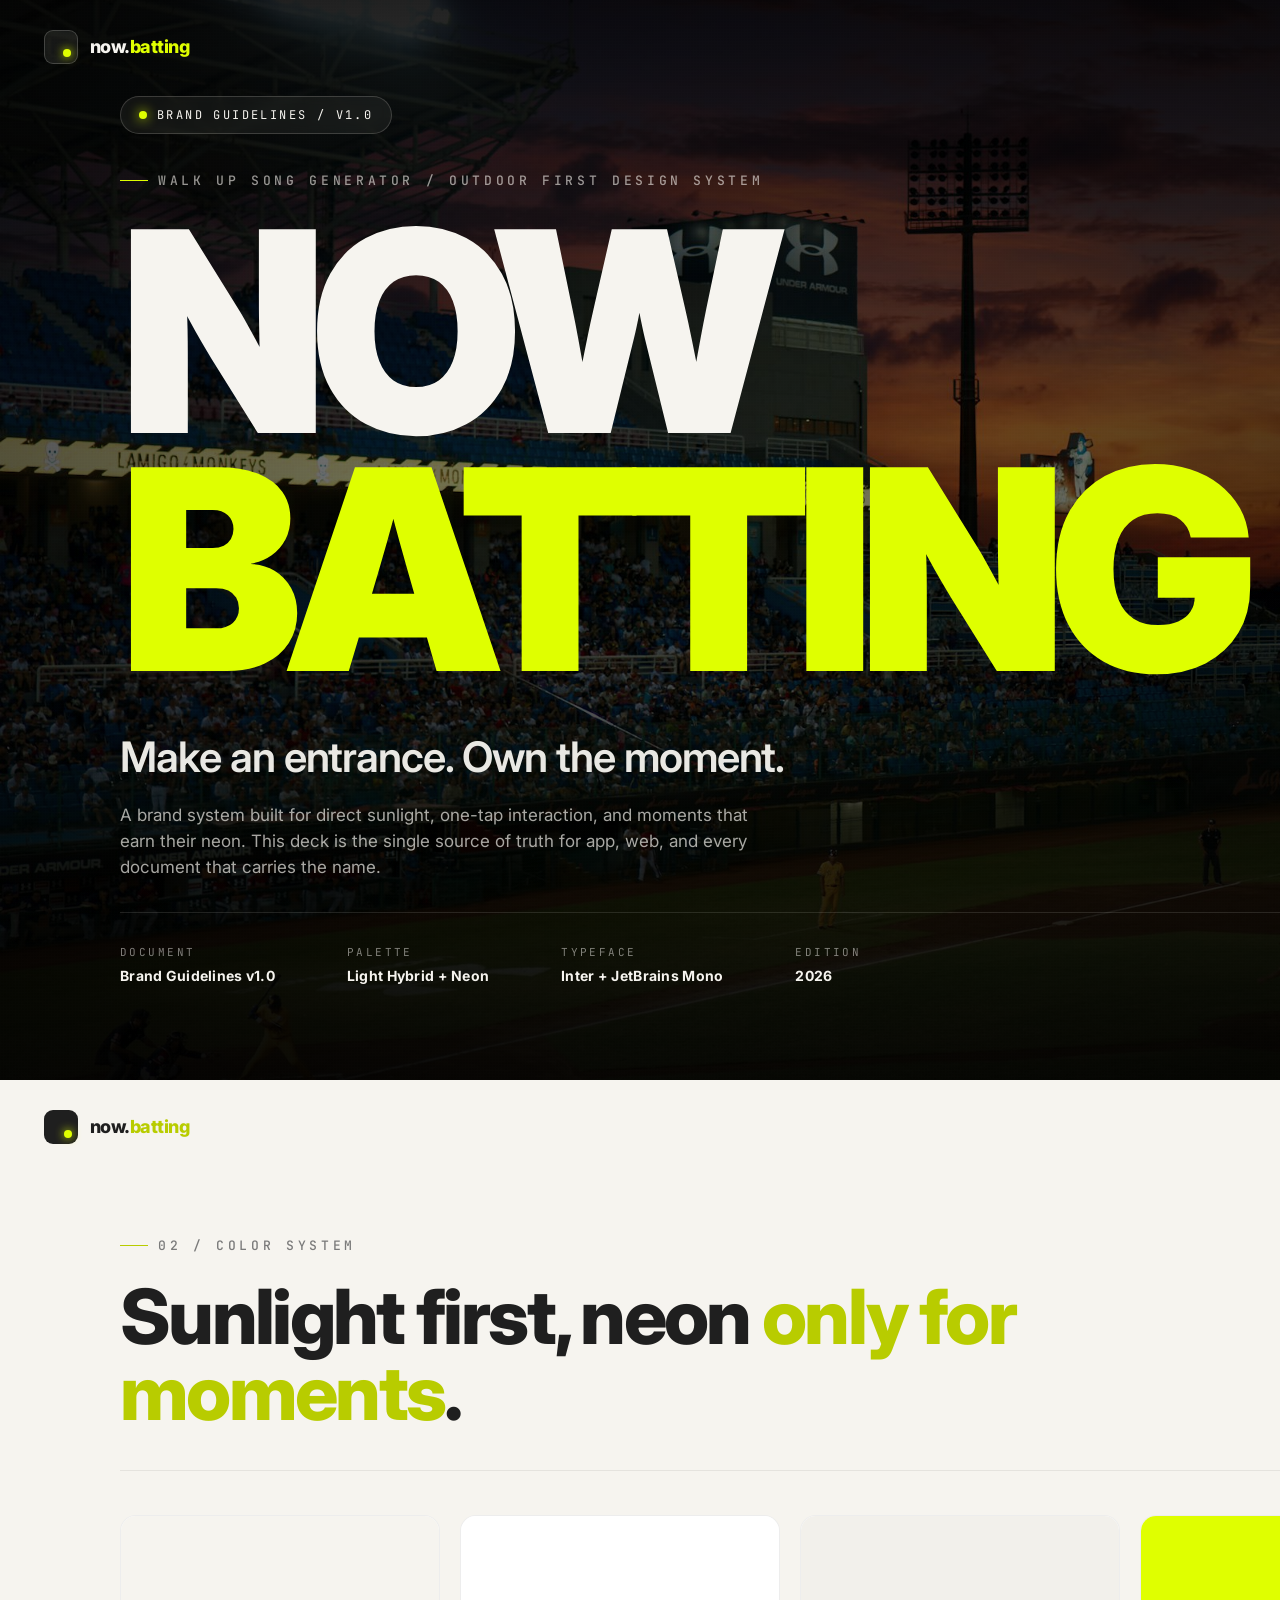
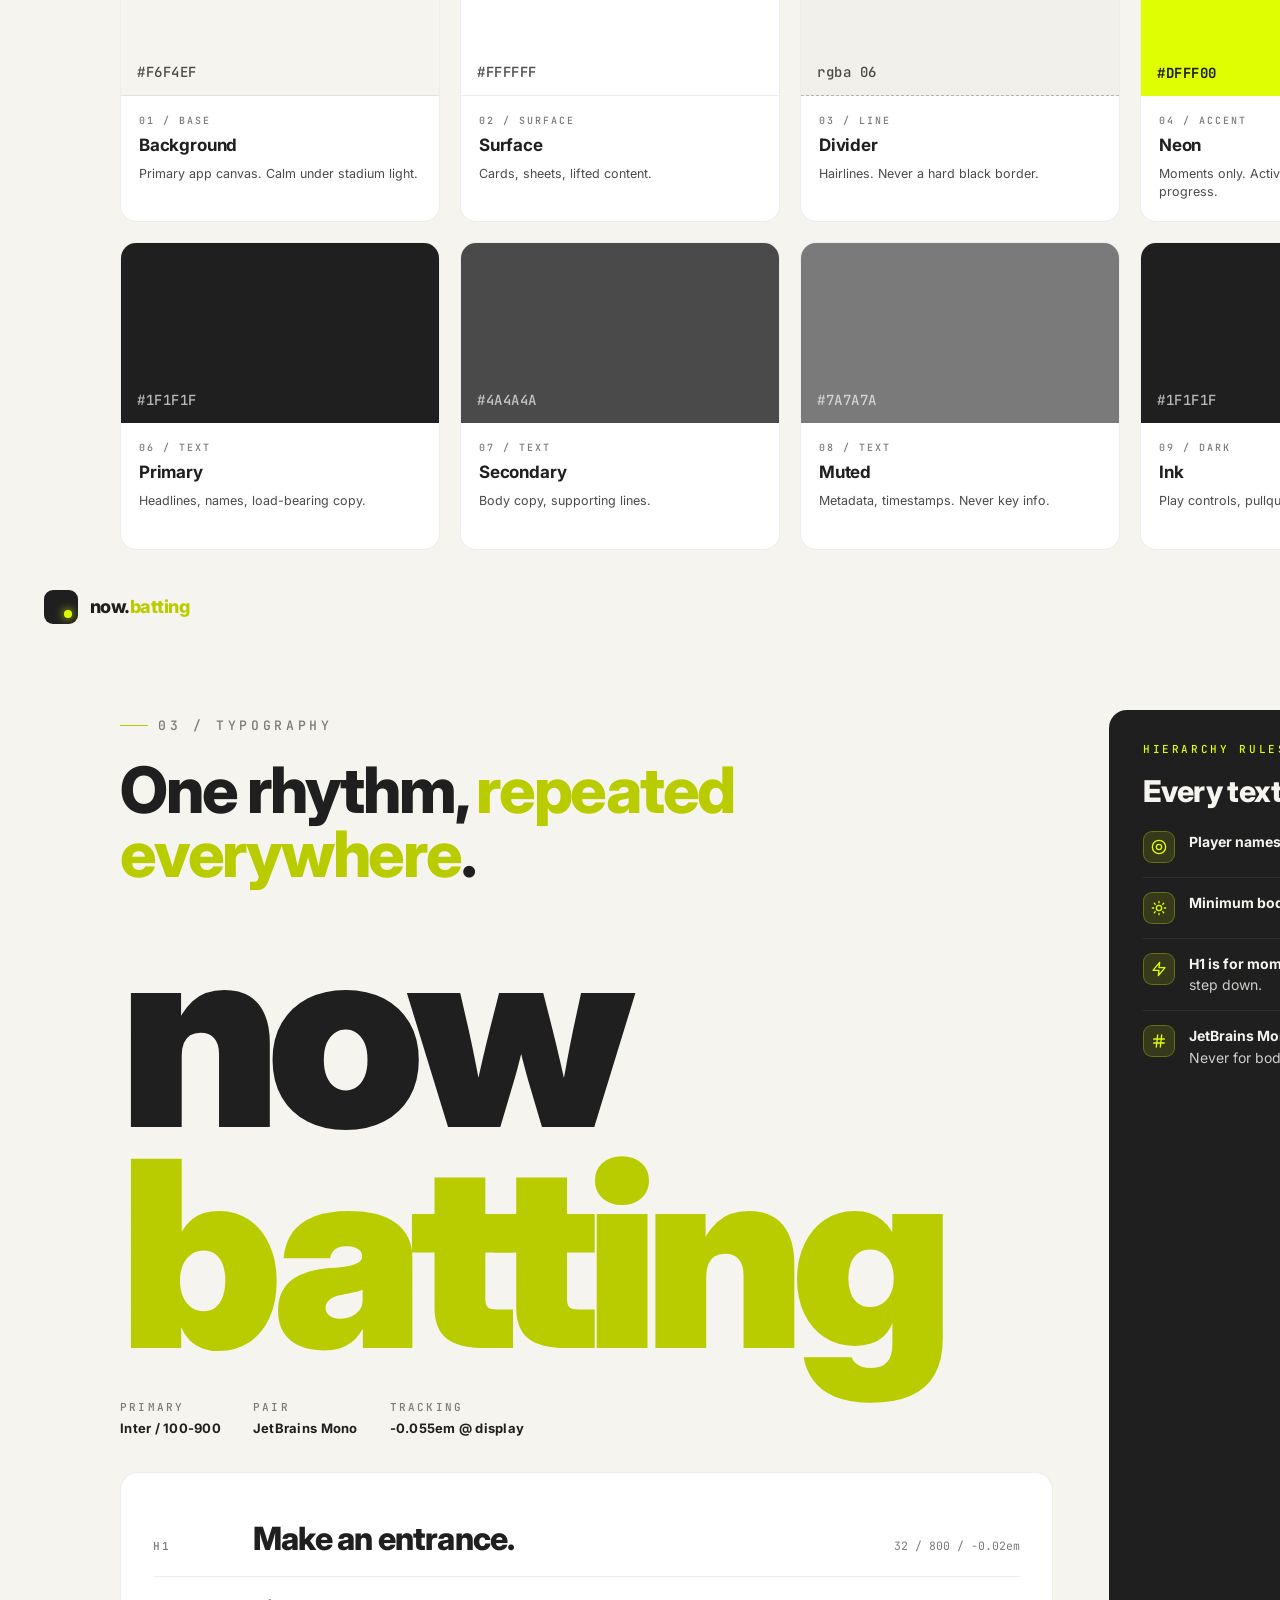
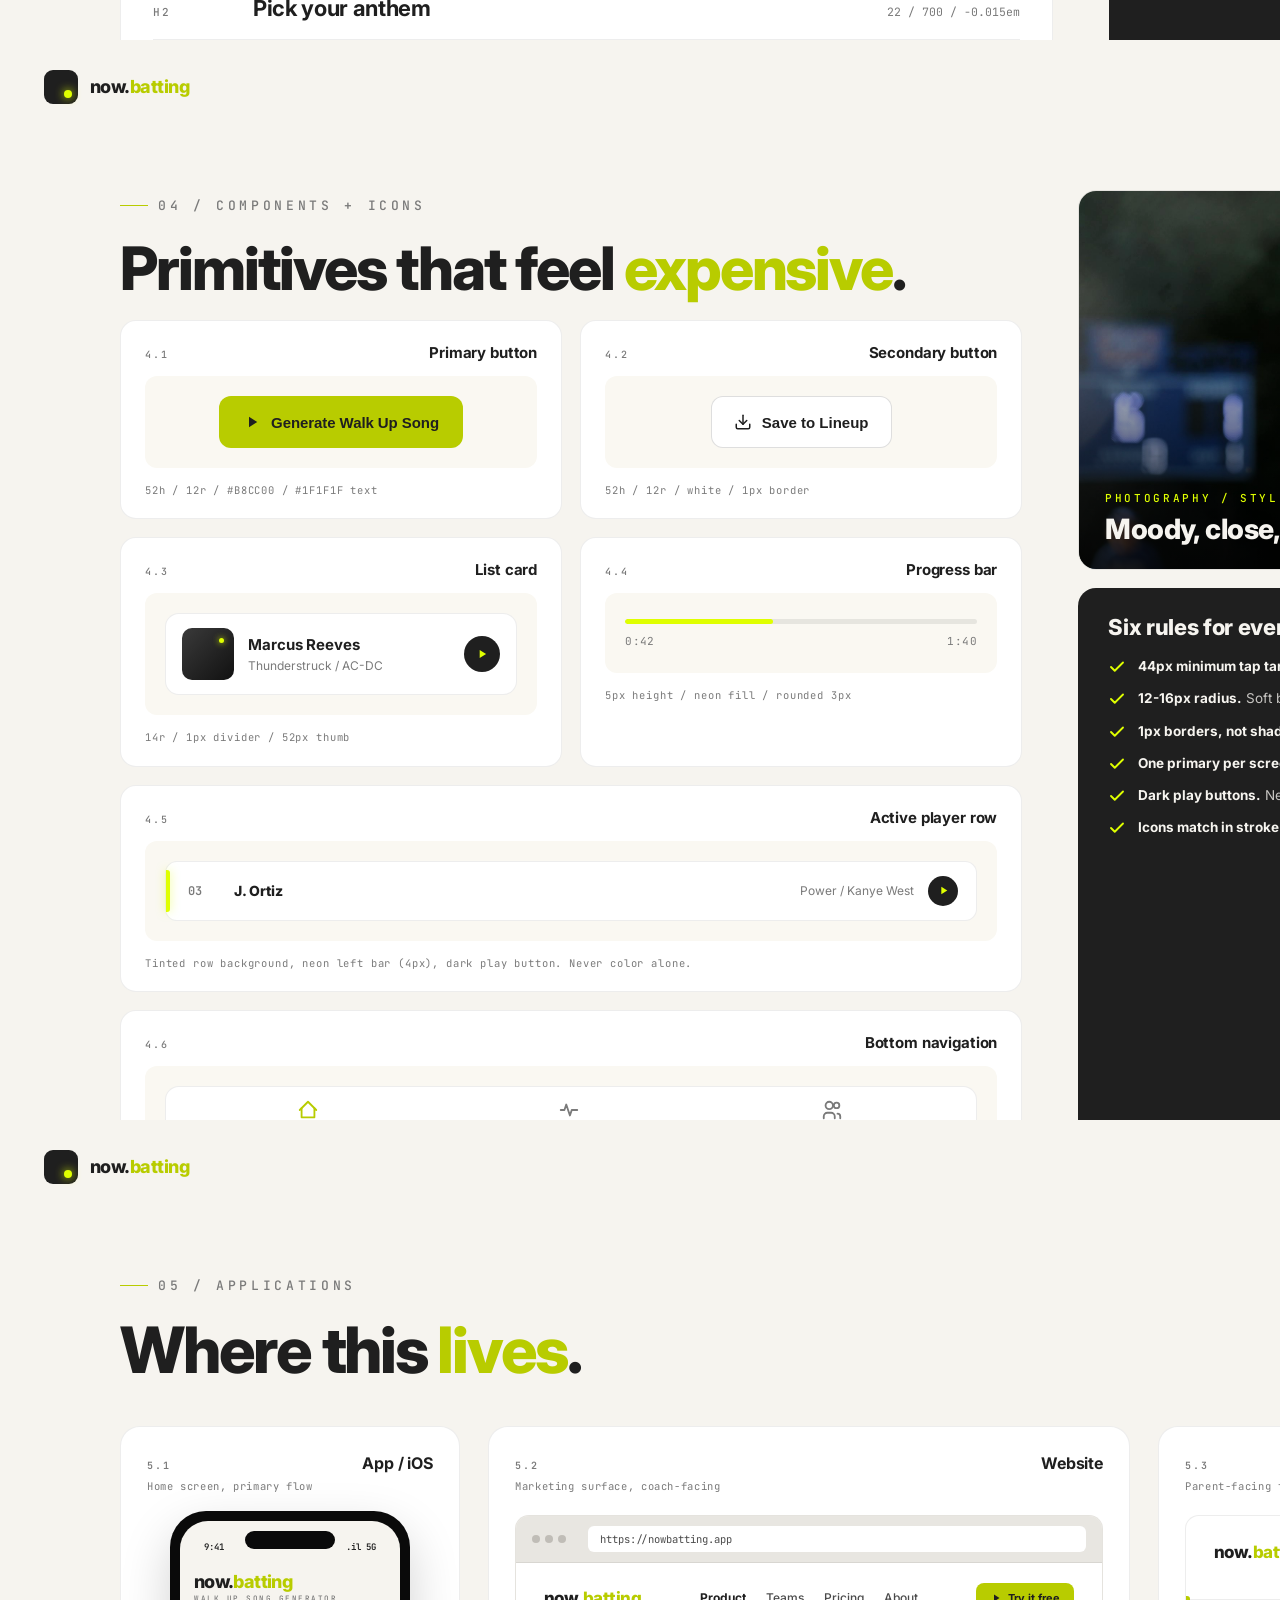
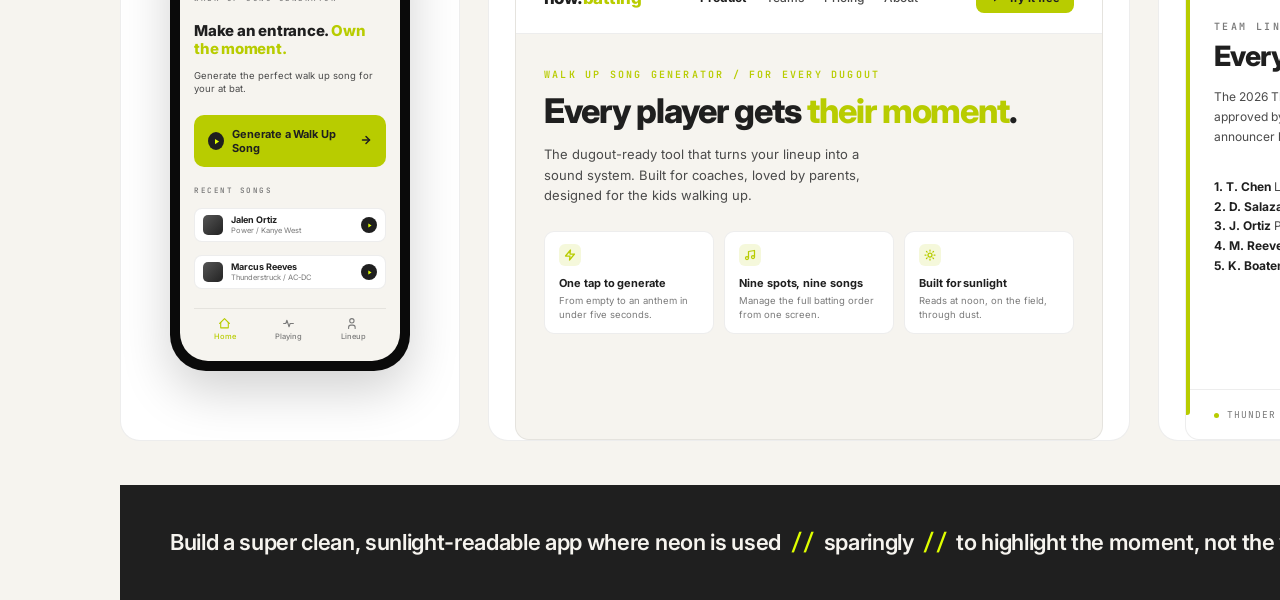
<file: Now_Batting_Brand_Guidelines.html>
<!doctype html>
<html lang="en">
<head>
<meta charset="utf-8">
<title>Now Batting — Brand Guidelines v1.0</title>
<link rel="preconnect" href="https://fonts.googleapis.com">
<link rel="preconnect" href="https://fonts.gstatic.com" crossorigin>
<link href="https://fonts.googleapis.com/css2?family=Inter:wght@400;500;600;700;800;900&family=JetBrains+Mono:wght@400;500&display=swap" rel="stylesheet">
<style>
  :root{
    --bg:#F6F4EF;
    --surface:#FFFFFF;
    --divider:rgba(0,0,0,0.07);
    --divider-strong:rgba(0,0,0,0.13);
    --text-1:#1F1F1F;
    --text-2:#4A4A4A;
    --text-3:#7A7A7A;
    --neon:#DFFF00;
    --daylight:#B8CC00;
    --dark:#1F1F1F;
  }
  @page { size: 1920px 1080px; margin: 0; }
  *{box-sizing:border-box;margin:0;padding:0}
  html,body{
    background:#E8E6E1;color:var(--text-1);
    font-family:'Inter',system-ui,sans-serif;
    -webkit-font-smoothing:antialiased;text-rendering:optimizeLegibility;
  }
  .slide{
    width:1920px;height:1080px;
    page-break-after:always;position:relative;overflow:hidden;
    background:var(--bg);
  }
  .slide:last-child{page-break-after:auto}

  /* ============ SHARED CHROME ============ */
  .corner-num{
    position:absolute;top:36px;right:44px;z-index:10;
    font-family:'JetBrains Mono',monospace;font-size:12px;letter-spacing:0.24em;
    color:var(--text-3);text-transform:uppercase;font-weight:500;
  }
  .corner-num.light{color:rgba(246,244,239,0.55)}
  .corner-num b{color:var(--text-1);font-family:'Inter',sans-serif;font-weight:700;letter-spacing:0.02em;text-transform:none}
  .corner-num.light b{color:#F6F4EF}

  .brand-lockup{
    position:absolute;top:30px;left:44px;z-index:10;
    display:flex;align-items:center;gap:12px;
  }
  .brand-lockup .mark{
    width:34px;height:34px;border-radius:9px;background:var(--dark);
    display:flex;align-items:center;justify-content:center;position:relative;
  }
  .brand-lockup .mark::after{
    content:"";position:absolute;bottom:6px;right:6px;
    width:8px;height:8px;border-radius:50%;background:var(--neon);
    box-shadow:0 0 10px var(--neon);
  }
  .brand-lockup .wm{
    font-weight:800;font-size:18px;letter-spacing:-0.03em;line-height:1;color:var(--text-1);
  }
  .brand-lockup .wm span{color:var(--daylight)}
  .brand-lockup.light .wm{color:#F6F4EF}
  .brand-lockup.light .wm span{color:var(--neon)}
  .brand-lockup.light .mark{background:rgba(246,244,239,0.08);border:1px solid rgba(246,244,239,0.2)}
  .brand-lockup.light .mark::after{background:var(--neon)}

  .slide-eyebrow{
    font-family:'JetBrains Mono',monospace;font-size:13px;letter-spacing:0.28em;
    text-transform:uppercase;color:var(--text-3);font-weight:500;
    display:inline-flex;align-items:center;gap:10px;
  }
  .slide-eyebrow::before{
    content:"";width:28px;height:1px;background:var(--daylight);
  }
  .slide-eyebrow.light{color:rgba(246,244,239,0.6)}
  .slide-eyebrow.light::before{background:var(--neon)}

  h1.slide-h1{
    font-weight:800;font-size:76px;letter-spacing:-0.035em;line-height:1;margin-top:24px;
    color:var(--text-1);
  }
  h1.slide-h1.light{color:#F6F4EF}
  h1.slide-h1 .lime{color:var(--daylight)}
  h1.slide-h1.light .lime{color:var(--neon)}

  /* ============ SLIDE 01 — COVER ============ */
  .s1{
    background:#0a0a0a;color:#F6F4EF;
  }
  .s1-img{
    position:absolute;inset:0;width:100%;height:100%;
    object-fit:cover;object-position:center 42%;
    filter:contrast(1.08) saturate(0.85);
  }
  .s1-scrim{
    position:absolute;inset:0;
    background:
      radial-gradient(ellipse at 35% 55%, rgba(0,0,0,0.35) 0%, rgba(0,0,0,0.7) 55%, rgba(0,0,0,0.92) 100%),
      linear-gradient(180deg, rgba(0,0,0,0.4) 0%, rgba(0,0,0,0) 30%, rgba(0,0,0,0.85) 100%);
  }
  .s1-grain{
    position:absolute;inset:0;opacity:0.18;mix-blend-mode:overlay;
    background-image:
      repeating-linear-gradient(0deg, rgba(255,255,255,0.04) 0 1px, transparent 1px 3px),
      repeating-linear-gradient(90deg, rgba(255,255,255,0.04) 0 1px, transparent 1px 3px);
  }
  .s1-content{
    position:relative;z-index:5;height:100%;padding:96px 120px;
    display:flex;flex-direction:column;justify-content:space-between;
  }
  .s1-top{display:flex;align-items:flex-start;justify-content:space-between;gap:24px}
  .s1-tag{
    display:inline-flex;align-items:center;gap:10px;
    background:rgba(246,244,239,0.06);border:1px solid rgba(246,244,239,0.18);
    padding:10px 18px;border-radius:999px;
    font-family:'JetBrains Mono',monospace;font-size:12px;letter-spacing:0.2em;
    color:#F6F4EF;text-transform:uppercase;backdrop-filter:blur(6px);
  }
  .s1-tag .dot{width:8px;height:8px;border-radius:50%;background:var(--neon);box-shadow:0 0 12px var(--neon)}
  .s1-hero{max-width:1300px}
  .s1-wordmark{
    font-weight:900;font-size:280px;letter-spacing:-0.055em;line-height:0.85;
    color:#F6F4EF;
  }
  .s1-wordmark .lime{color:var(--neon)}
  .s1-kicker{
    margin-top:44px;font-size:42px;font-weight:600;letter-spacing:-0.025em;
    line-height:1.15;color:rgba(246,244,239,0.95);max-width:1100px;
  }
  .s1-sub{
    margin-top:20px;font-size:17px;color:rgba(246,244,239,0.68);
    line-height:1.55;max-width:640px;font-weight:400;
  }
  .s1-bottom{
    display:flex;align-items:flex-end;justify-content:space-between;gap:32px;
    padding-top:32px;border-top:1px solid rgba(246,244,239,0.12);
  }
  .s1-meta-row{display:flex;gap:72px}
  .s1-meta-item{
    font-family:'JetBrains Mono',monospace;font-size:11px;letter-spacing:0.22em;
    color:rgba(246,244,239,0.5);text-transform:uppercase;
  }
  .s1-meta-item b{display:block;color:#F6F4EF;font-family:'Inter',sans-serif;font-weight:700;font-size:14px;letter-spacing:0.02em;text-transform:none;margin-top:8px}
  .s1-credit{font-family:'JetBrains Mono',monospace;font-size:10px;letter-spacing:0.12em;color:rgba(246,244,239,0.38);text-transform:uppercase}

  /* ============ SLIDE 02 — COLOR ============ */
  .s2-body{padding:150px 120px 80px;height:100%;display:flex;flex-direction:column}
  .s2-headline{display:flex;justify-content:space-between;align-items:flex-end;gap:44px;padding-bottom:40px;border-bottom:1px solid var(--divider)}
  .s2-headline-right{max-width:420px;font-size:15.5px;color:var(--text-2);line-height:1.6;font-weight:400}
  .s2-grid{
    margin-top:44px;flex:1;
    display:grid;grid-template-columns:repeat(5, 1fr);gap:20px;
  }
  .swatch{
    background:var(--surface);border:1px solid var(--divider);border-radius:16px;
    overflow:hidden;display:flex;flex-direction:column;
  }
  .swatch .chip{height:180px;position:relative}
  .swatch .chip .hex-overlay{
    position:absolute;bottom:14px;left:16px;
    font-family:'JetBrains Mono',monospace;font-size:14px;font-weight:500;
    letter-spacing:0.04em;
  }
  .swatch .meta{padding:18px 18px 20px;display:flex;flex-direction:column;gap:6px}
  .swatch .meta .s-num{font-family:'JetBrains Mono',monospace;font-size:10px;letter-spacing:0.2em;color:var(--text-3);text-transform:uppercase;font-weight:500}
  .swatch .meta .s-name{font-size:17px;font-weight:700;letter-spacing:-0.01em;color:var(--text-1);margin-top:2px}
  .swatch .meta .s-use{font-size:12.5px;color:var(--text-2);line-height:1.45;margin-top:4px}
  .swatch.dark .chip{background:var(--dark)} .swatch.dark .chip .hex-overlay{color:rgba(246,244,239,0.72)}
  .swatch.bg .chip{background:#F6F4EF;border-bottom:1px solid var(--divider)} .swatch.bg .chip .hex-overlay{color:var(--text-2)}
  .swatch.surface .chip{background:#FFFFFF;border-bottom:1px solid var(--divider)} .swatch.surface .chip .hex-overlay{color:var(--text-2)}
  .swatch.divider .chip{background:#F2F0EB;border-bottom:1px dashed rgba(0,0,0,0.25)} .swatch.divider .chip .hex-overlay{color:var(--text-2)}
  .swatch.text1 .chip{background:#1F1F1F} .swatch.text1 .chip .hex-overlay{color:rgba(246,244,239,0.72)}
  .swatch.text2 .chip{background:#4A4A4A} .swatch.text2 .chip .hex-overlay{color:rgba(246,244,239,0.72)}
  .swatch.text3 .chip{background:#7A7A7A} .swatch.text3 .chip .hex-overlay{color:rgba(246,244,239,0.72)}
  .swatch.neon .chip{background:#DFFF00} .swatch.neon .chip .hex-overlay{color:var(--dark);font-weight:700}
  .swatch.daylight .chip{background:#B8CC00} .swatch.daylight .chip .hex-overlay{color:var(--dark);font-weight:700}

  .s2-rules{
    margin-top:36px;display:grid;grid-template-columns:1.3fr 1fr;gap:24px;
  }
  .rules-card{
    background:var(--dark);color:#F6F4EF;border-radius:18px;padding:32px 36px;
    display:grid;grid-template-columns:repeat(3, 1fr);gap:24px;
  }
  .rule{display:flex;flex-direction:column;gap:10px}
  .rule-num{
    font-family:'JetBrains Mono',monospace;font-size:11px;letter-spacing:0.22em;
    color:var(--neon);text-transform:uppercase;font-weight:500;
  }
  .rule-title{font-size:18px;font-weight:700;letter-spacing:-0.01em;color:#F6F4EF;line-height:1.2}
  .rule-copy{font-size:13px;color:rgba(246,244,239,0.66);line-height:1.55}

  .wr-card{
    background:var(--surface);border:1px solid var(--divider);border-radius:18px;
    padding:24px 26px;display:flex;flex-direction:column;gap:14px;
  }
  .wr-head{font-family:'JetBrains Mono',monospace;font-size:11px;letter-spacing:0.22em;color:var(--text-3);text-transform:uppercase;font-weight:500}
  .wr-row{display:flex;align-items:center;gap:14px;padding:14px 18px;border-radius:12px;background:#fff;border:1px solid var(--divider)}
  .wr-row.bad .wr-label{color:#B4281F} .wr-row.bad .wr-icon{background:#FBE7E5;color:#B4281F}
  .wr-row.good .wr-label{color:#1B6A2A} .wr-row.good .wr-icon{background:rgba(184,204,0,0.16);color:#5E7800}
  .wr-icon{width:30px;height:30px;border-radius:50%;display:flex;align-items:center;justify-content:center}
  .wr-icon svg{width:16px;height:16px}
  .wr-label{font-family:'JetBrains Mono',monospace;font-size:10px;letter-spacing:0.2em;text-transform:uppercase;font-weight:600;flex:0 0 60px}
  .wr-preview{flex:1;padding:10px 14px;border-radius:8px;font-weight:800;letter-spacing:-0.01em;font-size:14px}
  .wr-preview.nwh{background:#fff;color:#DFFF00}
  .wr-preview.nwd{background:#1F1F1F;color:#DFFF00}

  /* ============ SLIDE 03 — TYPOGRAPHY ============ */
  .s3-body{padding:150px 120px 80px;height:100%;display:grid;grid-template-columns:1.35fr 1fr;gap:56px}
  .s3-left{display:flex;flex-direction:column;gap:36px}
  .s3-specimen{
    font-weight:900;font-size:260px;letter-spacing:-0.055em;line-height:0.85;
    color:var(--text-1);
  }
  .s3-specimen .lime{color:var(--daylight)}
  .s3-specimen-meta{display:flex;gap:32px;font-family:'JetBrains Mono',monospace;font-size:11px;letter-spacing:0.2em;color:var(--text-3);text-transform:uppercase;font-weight:500}
  .s3-specimen-meta b{color:var(--text-1);font-family:'Inter',sans-serif;font-weight:700;text-transform:none;letter-spacing:0.02em;font-size:13px;display:block;margin-top:6px}

  .s3-scale{
    background:var(--surface);border:1px solid var(--divider);border-radius:18px;
    padding:28px 32px;
  }
  .scale-row{
    display:grid;grid-template-columns:80px 1fr 140px;align-items:baseline;
    padding:18px 0;border-bottom:1px solid var(--divider);gap:20px;
  }
  .scale-row:last-child{border-bottom:0}
  .scale-label{font-family:'JetBrains Mono',monospace;font-size:11px;letter-spacing:0.2em;color:var(--text-3);text-transform:uppercase;font-weight:500}
  .scale-demo{color:var(--text-1)}
  .scale-spec{font-family:'JetBrains Mono',monospace;font-size:11.5px;color:var(--text-3);text-align:right}
  .d-h1{font-size:32px;font-weight:800;letter-spacing:-0.025em}
  .d-h2{font-size:22px;font-weight:700;letter-spacing:-0.015em}
  .d-body{font-size:16px;font-weight:400;color:var(--text-2)}
  .d-small{font-size:14px;font-weight:500;color:var(--text-3)}
  .d-mono{font-family:'JetBrains Mono',monospace;font-size:11px;font-weight:500;letter-spacing:0.12em;text-transform:uppercase;color:var(--text-3)}

  .s3-weights{
    display:flex;gap:4px;align-items:baseline;padding:22px 0 4px;border-top:1px solid var(--divider);margin-top:10px;
  }
  .w-item{flex:1;text-align:center}
  .w-display{font-size:44px;letter-spacing:-0.025em;line-height:1;color:var(--text-1)}
  .w-label{font-family:'JetBrains Mono',monospace;font-size:9.5px;letter-spacing:0.18em;color:var(--text-3);text-transform:uppercase;margin-top:8px;display:block}

  .s3-right{display:flex;flex-direction:column;gap:24px}
  .s3-rules-card{
    background:var(--dark);color:#F6F4EF;border-radius:18px;padding:32px 34px;flex:1;
    display:flex;flex-direction:column;gap:18px;
  }
  .s3r-eyebrow{font-family:'JetBrains Mono',monospace;font-size:11px;letter-spacing:0.24em;color:var(--neon);text-transform:uppercase;font-weight:500}
  .s3r-title{font-size:30px;font-weight:800;letter-spacing:-0.02em;color:#F6F4EF;line-height:1.15}
  .s3r-list{display:flex;flex-direction:column;gap:14px;margin-top:4px}
  .s3r-item{display:flex;gap:14px;align-items:flex-start;padding-bottom:14px;border-bottom:1px solid rgba(246,244,239,0.08)}
  .s3r-item:last-child{border-bottom:0;padding-bottom:0}
  .s3r-icon{flex:0 0 32px;width:32px;height:32px;border-radius:9px;background:rgba(223,255,0,0.12);border:1px solid rgba(223,255,0,0.28);color:var(--neon);display:flex;align-items:center;justify-content:center}
  .s3r-icon svg{width:16px;height:16px}
  .s3r-item p{font-size:14px;line-height:1.55;color:rgba(246,244,239,0.82)}
  .s3r-item p b{color:#F6F4EF;font-weight:700}

  .s3-ab{background:var(--surface);border:1px solid var(--divider);border-radius:18px;padding:22px 24px;display:flex;flex-direction:column;gap:14px}
  .s3-ab-head{font-family:'JetBrains Mono',monospace;font-size:11px;letter-spacing:0.22em;color:var(--text-3);text-transform:uppercase;font-weight:500}
  .s3-ab-rows{display:grid;grid-template-columns:1fr 1fr;gap:14px}
  .ab-item{padding:16px;border-radius:12px;background:#FAF8F2;border:1px solid var(--divider)}
  .ab-label{font-family:'JetBrains Mono',monospace;font-size:9.5px;letter-spacing:0.2em;color:var(--text-3);text-transform:uppercase;margin-bottom:10px}
  .ab-sample-good{font-size:18px;font-weight:700;letter-spacing:-0.015em;color:var(--text-1)}
  .ab-sample-bad{font-size:18px;font-weight:300;color:#B0B0B0;letter-spacing:-0.005em}
  .ab-note{font-size:11px;color:var(--text-3);margin-top:8px;line-height:1.45}

  /* ============ SLIDE 04 — COMPONENTS ============ */
  .s4-body{padding:150px 120px 80px;height:100%;display:grid;grid-template-columns:1.25fr 1fr;gap:56px}
  .s4-left{display:flex;flex-direction:column;gap:22px}

  .comp-grid{display:grid;grid-template-columns:1fr 1fr;gap:18px}
  .comp-card{
    background:var(--surface);border:1px solid var(--divider);border-radius:16px;
    padding:22px 24px 20px;display:flex;flex-direction:column;gap:14px;
  }
  .comp-card.wide{grid-column:span 2}
  .comp-head{display:flex;justify-content:space-between;align-items:baseline}
  .comp-num{font-family:'JetBrains Mono',monospace;font-size:10px;letter-spacing:0.2em;color:var(--text-3);text-transform:uppercase;font-weight:500}
  .comp-title{font-size:15px;font-weight:700;letter-spacing:-0.01em}
  .comp-stage{
    display:flex;align-items:center;justify-content:center;gap:14px;
    background:#FAF8F2;border-radius:12px;padding:20px;min-height:80px;flex-wrap:wrap;
  }
  .btn-primary{
    background:var(--daylight);color:var(--dark);border:0;border-radius:12px;
    height:52px;padding:0 24px;font-weight:700;font-size:15px;letter-spacing:-0.005em;
    display:inline-flex;align-items:center;gap:10px;cursor:pointer;
  }
  .btn-primary svg{width:18px;height:18px}
  .btn-secondary{
    background:#fff;color:var(--dark);border:1px solid var(--divider-strong);border-radius:12px;
    height:52px;padding:0 22px;font-weight:600;font-size:15px;
    display:inline-flex;align-items:center;gap:10px;
  }
  .btn-secondary svg{width:18px;height:18px}
  .comp-note{font-family:'JetBrains Mono',monospace;font-size:10.5px;color:var(--text-3);letter-spacing:0.08em;line-height:1.55}

  .card-demo{
    width:100%;background:#fff;border:1px solid var(--divider);border-radius:14px;
    padding:14px 16px;display:flex;align-items:center;gap:14px;
  }
  .card-demo .thumb{width:52px;height:52px;border-radius:10px;background:linear-gradient(135deg,#3a3a3a,#111);flex-shrink:0;position:relative}
  .card-demo .thumb::after{content:"";position:absolute;top:10px;right:10px;width:5px;height:5px;border-radius:50%;background:var(--neon);box-shadow:0 0 6px var(--neon)}
  .card-demo .cd-title{font-size:15px;font-weight:700;color:var(--text-1);line-height:1.2;letter-spacing:-0.005em}
  .card-demo .cd-sub{font-size:12px;color:var(--text-3);margin-top:4px}
  .card-demo .cd-icon{margin-left:auto;width:36px;height:36px;border-radius:50%;background:var(--dark);display:flex;align-items:center;justify-content:center;flex-shrink:0}
  .card-demo .cd-icon svg{width:14px;height:14px;fill:var(--neon)}

  .progress-demo{width:100%}
  .progress-demo .track{height:5px;background:rgba(0,0,0,0.08);border-radius:3px;overflow:hidden;position:relative}
  .progress-demo .fill{position:absolute;inset:0 58% 0 0;background:var(--neon);border-radius:3px}
  .progress-demo .meta{display:flex;justify-content:space-between;font-family:'JetBrains Mono',monospace;font-size:11px;color:var(--text-3);margin-top:10px;letter-spacing:0.04em}

  .active-row{
    width:100%;background:#fff;border:1px solid var(--divider);border-radius:12px;
    padding:14px 18px 14px 22px;display:flex;align-items:center;gap:14px;
    position:relative;
  }
  .active-row::before{content:"";position:absolute;left:0;top:8px;bottom:8px;width:4px;border-radius:0 3px 3px 0;background:var(--neon);box-shadow:0 0 10px rgba(223,255,0,0.5)}
  .active-row .pos{font-family:'JetBrains Mono',monospace;font-size:12px;color:var(--text-3);font-weight:600;flex:0 0 32px}
  .active-row .nm{font-size:14px;font-weight:800;color:var(--text-1);flex:1;letter-spacing:-0.005em}
  .active-row .sg{font-size:12px;color:var(--text-3);flex:0 0 auto}
  .active-row .pl{width:30px;height:30px;border-radius:50%;background:var(--dark);color:var(--neon);display:flex;align-items:center;justify-content:center;flex-shrink:0}
  .active-row .pl svg{width:13px;height:13px;fill:var(--neon)}

  .bottom-nav{
    width:100%;background:#fff;border:1px solid var(--divider);border-radius:14px;
    padding:12px 20px;display:flex;justify-content:space-around;align-items:center;
  }
  .nav-item{display:flex;flex-direction:column;align-items:center;gap:6px;color:var(--text-3);font-size:11px;font-weight:500}
  .nav-item.active{color:var(--daylight)}
  .nav-item svg{width:22px;height:22px}

  .icon-card{background:var(--surface);border:1px solid var(--divider);border-radius:16px;padding:22px 24px;display:flex;flex-direction:column;gap:14px}
  .icon-grid{display:grid;grid-template-columns:repeat(6, 1fr);gap:12px}
  .ic-chip{
    aspect-ratio:1/1;background:#FAF8F2;border:1px solid var(--divider);border-radius:12px;
    display:flex;align-items:center;justify-content:center;color:var(--text-1);
  }
  .ic-chip svg{width:26px;height:26px}
  .icon-caption{font-size:12px;color:var(--text-3);line-height:1.5;margin-top:2px}
  .icon-caption b{color:var(--text-1);font-weight:600}

  .s4-right{display:flex;flex-direction:column;gap:18px}
  .s4-photo{
    position:relative;height:380px;border-radius:18px;overflow:hidden;
    border:1px solid var(--divider);
  }
  .s4-photo img{position:absolute;inset:0;width:100%;height:100%;object-fit:cover;filter:contrast(1.1) saturate(0.9)}
  .s4-photo .scrim{position:absolute;inset:0;background:linear-gradient(180deg, rgba(0,0,0,0) 30%, rgba(0,0,0,0.85) 100%)}
  .s4-photo .caption{position:absolute;bottom:24px;left:26px;right:26px;color:#F6F4EF;z-index:3}
  .s4-photo .cap-eyebrow{font-family:'JetBrains Mono',monospace;font-size:11px;letter-spacing:0.24em;color:var(--neon);text-transform:uppercase;font-weight:500}
  .s4-photo .cap-title{font-size:28px;font-weight:800;letter-spacing:-0.02em;margin-top:8px;line-height:1.15}
  .s4-photo .credit{position:absolute;bottom:10px;right:12px;font-family:'JetBrains Mono',monospace;font-size:9px;color:rgba(246,244,239,0.55);letter-spacing:0.08em;z-index:4}

  .s4-principles{
    background:var(--dark);color:#F6F4EF;border-radius:18px;padding:26px 30px;
    display:flex;flex-direction:column;gap:16px;flex:1;
  }
  .s4-principles h4{font-size:22px;font-weight:800;letter-spacing:-0.015em}
  .s4-principles ul{list-style:none;display:flex;flex-direction:column;gap:12px}
  .s4-principles li{display:flex;gap:12px;align-items:flex-start;font-size:13.5px;color:rgba(246,244,239,0.78);line-height:1.5}
  .s4-principles li svg{width:18px;height:18px;flex:0 0 18px;color:var(--neon);margin-top:2px}
  .s4-principles li b{color:#F6F4EF;font-weight:700}

  /* ============ SLIDE 05 — APPLICATIONS ============ */
  .s5-body{padding:150px 120px 0;height:100%;display:flex;flex-direction:column;gap:44px}
  .s5-top{display:flex;justify-content:space-between;align-items:flex-end;gap:44px}
  .s5-top-copy{max-width:520px;font-size:15.5px;color:var(--text-2);line-height:1.6}

  .mockups{
    flex:1;display:grid;grid-template-columns:340px 1fr 1fr;gap:28px;align-items:stretch;
  }
  .mock-card{
    background:var(--surface);border:1px solid var(--divider);border-radius:20px;
    padding:26px 26px 0;display:flex;flex-direction:column;gap:16px;overflow:hidden;position:relative;
  }
  .mock-head{display:flex;justify-content:space-between;align-items:baseline}
  .mock-num{font-family:'JetBrains Mono',monospace;font-size:10px;letter-spacing:0.22em;color:var(--text-3);text-transform:uppercase;font-weight:600}
  .mock-title{font-size:16px;font-weight:700;letter-spacing:-0.01em}
  .mock-sub{font-family:'JetBrains Mono',monospace;font-size:10.5px;color:var(--text-3);letter-spacing:0.06em;margin-top:-10px;line-height:1.5}

  /* Phone */
  .phone-frame{
    margin:0 auto;width:240px;height:460px;border-radius:36px;background:#0a0a0a;
    padding:10px;box-shadow:0 20px 50px rgba(0,0,0,0.18);position:relative;
  }
  .phone-screen{
    width:100%;height:100%;border-radius:28px;background:var(--bg);overflow:hidden;
    display:flex;flex-direction:column;gap:8px;padding:16px 14px;position:relative;
  }
  .phone-notch{position:absolute;top:10px;left:50%;transform:translateX(-50%);width:90px;height:18px;border-radius:12px;background:#0a0a0a;z-index:5}
  .phone-status{display:flex;justify-content:space-between;align-items:center;font-family:'JetBrains Mono',monospace;font-size:9px;color:var(--text-1);font-weight:600;padding:4px 10px 6px}
  .phone-brand{font-size:18px;font-weight:800;letter-spacing:-0.035em;line-height:1;margin-top:6px}
  .phone-brand .lime{color:var(--daylight)}
  .phone-brand small{display:block;font-family:'JetBrains Mono',monospace;font-weight:500;font-size:7.5px;letter-spacing:0.2em;color:var(--text-3);text-transform:uppercase;margin-top:4px}
  .phone-hero{font-size:15px;font-weight:800;letter-spacing:-0.015em;line-height:1.15;margin-top:12px;color:var(--text-1)}
  .phone-hero .lime{color:var(--daylight)}
  .phone-hero-sub{font-size:9.5px;color:var(--text-2);line-height:1.4;margin-top:4px}
  .phone-cta{margin-top:12px;background:var(--daylight);color:var(--dark);border-radius:10px;padding:12px 14px;display:flex;align-items:center;gap:8px;font-size:11px;font-weight:700;letter-spacing:-0.005em}
  .phone-cta-ic{width:18px;height:18px;border-radius:50%;background:var(--dark);color:var(--neon);display:flex;align-items:center;justify-content:center}
  .phone-cta-ic svg{width:9px;height:9px;fill:var(--neon)}
  .phone-cta .arrow{margin-left:auto;color:var(--dark)}
  .phone-cta .arrow svg{width:12px;height:12px}
  .phone-recent-label{font-family:'JetBrains Mono',monospace;font-size:7.5px;letter-spacing:0.2em;color:var(--text-3);text-transform:uppercase;margin-top:10px;font-weight:600}
  .phone-row{display:flex;align-items:center;gap:8px;background:#fff;border:1px solid var(--divider);border-radius:8px;padding:6px 8px;margin-top:5px}
  .phone-row .pthumb{width:20px;height:20px;border-radius:5px;background:linear-gradient(135deg,#555,#222)}
  .phone-row .pinfo{flex:1;min-width:0}
  .phone-row .pname{font-size:9px;font-weight:700;color:var(--text-1);line-height:1.1}
  .phone-row .psong{font-size:7.5px;color:var(--text-3);margin-top:1px}
  .phone-row .pic{width:16px;height:16px;border-radius:50%;background:var(--dark);color:var(--neon);display:flex;align-items:center;justify-content:center}
  .phone-row .pic svg{width:7px;height:7px;fill:var(--neon)}
  .phone-nav{margin-top:auto;display:flex;justify-content:space-around;padding:8px 0 4px;border-top:1px solid var(--divider)}
  .pn-item{display:flex;flex-direction:column;align-items:center;gap:2px;font-size:7.5px;color:var(--text-3);font-weight:500}
  .pn-item.active{color:var(--daylight)}
  .pn-item svg{width:13px;height:13px}

  /* Website */
  .web-frame{
    margin-top:4px;flex:1;display:flex;flex-direction:column;border-radius:14px;border:1px solid var(--divider);overflow:hidden;background:var(--bg);min-height:380px;
  }
  .web-bar{
    background:#E8E6E1;padding:10px 16px;display:flex;align-items:center;gap:8px;border-bottom:1px solid var(--divider);
  }
  .web-bar .dots{display:flex;gap:5px}
  .web-bar .dot{width:8px;height:8px;border-radius:50%;background:#C0BDB7}
  .web-bar .url{flex:1;margin-left:14px;background:#fff;border-radius:6px;padding:6px 12px;font-family:'JetBrains Mono',monospace;font-size:10.5px;color:var(--text-2)}
  .web-nav{padding:20px 28px;display:flex;align-items:center;justify-content:space-between;border-bottom:1px solid var(--divider);background:var(--surface)}
  .web-brand{font-size:17px;font-weight:800;letter-spacing:-0.03em}
  .web-brand .lime{color:var(--daylight)}
  .web-links{display:flex;gap:20px;font-size:12px;color:var(--text-2);font-weight:500}
  .web-links .active{color:var(--text-1);font-weight:700}
  .web-cta-btn{background:var(--daylight);color:var(--dark);border-radius:8px;padding:8px 14px;font-size:11px;font-weight:700;display:inline-flex;align-items:center;gap:6px}
  .web-cta-btn svg{width:12px;height:12px}
  .web-hero{padding:34px 28px 20px;flex:1;display:flex;flex-direction:column;gap:12px}
  .web-eyebrow{font-family:'JetBrains Mono',monospace;font-size:10px;letter-spacing:0.22em;color:var(--daylight);text-transform:uppercase;font-weight:600}
  .web-hero-title{font-size:34px;font-weight:800;letter-spacing:-0.03em;line-height:1.05;color:var(--text-1)}
  .web-hero-title .lime{color:var(--daylight)}
  .web-hero-sub{font-size:13px;color:var(--text-2);line-height:1.55;max-width:340px;margin-top:4px}
  .web-cards{display:flex;gap:10px;margin-top:14px}
  .web-card{flex:1;background:#fff;border:1px solid var(--divider);border-radius:10px;padding:12px 14px;display:flex;flex-direction:column;gap:4px}
  .web-card .wc-ic{width:22px;height:22px;border-radius:6px;background:rgba(184,204,0,0.14);color:var(--daylight);display:flex;align-items:center;justify-content:center;margin-bottom:6px}
  .web-card .wc-ic svg{width:12px;height:12px}
  .web-card .wc-title{font-size:11px;font-weight:700;color:var(--text-1);letter-spacing:-0.005em}
  .web-card .wc-sub{font-size:9.5px;color:var(--text-3);line-height:1.45}

  /* Document */
  .doc-frame{
    margin-top:4px;flex:1;display:flex;flex-direction:column;border-radius:14px;border:1px solid var(--divider);overflow:hidden;background:#fff;min-height:380px;position:relative;
  }
  .doc-header{padding:26px 28px 20px;border-bottom:1px solid var(--divider);display:flex;justify-content:space-between;align-items:flex-start}
  .doc-header .doc-brand{font-size:17px;font-weight:800;letter-spacing:-0.03em}
  .doc-header .doc-brand .lime{color:var(--daylight)}
  .doc-header .doc-meta{text-align:right;font-family:'JetBrains Mono',monospace;font-size:9.5px;color:var(--text-3);letter-spacing:0.16em;text-transform:uppercase;line-height:1.8}
  .doc-header .doc-meta b{color:var(--text-1);font-family:'Inter',sans-serif;font-size:11px;letter-spacing:0.02em;text-transform:none;font-weight:700;display:block}
  .doc-eyebrow{font-family:'JetBrains Mono',monospace;font-size:10px;letter-spacing:0.24em;color:var(--text-3);text-transform:uppercase;font-weight:600;padding:20px 28px 0}
  .doc-title{padding:8px 28px 0;font-size:28px;font-weight:800;letter-spacing:-0.03em;line-height:1.1}
  .doc-title .lime{color:var(--daylight)}
  .doc-body{padding:16px 28px 0;font-size:12px;color:var(--text-2);line-height:1.65}
  .doc-sidebar{position:absolute;top:80px;bottom:24px;left:0;width:4px;background:var(--daylight);border-radius:0 3px 3px 0}
  .doc-footer{margin-top:auto;padding:18px 28px;border-top:1px solid var(--divider);display:flex;justify-content:space-between;align-items:center;font-family:'JetBrains Mono',monospace;font-size:9.5px;color:var(--text-3);letter-spacing:0.1em;text-transform:uppercase}
  .doc-footer .dot{width:5px;height:5px;border-radius:50%;background:var(--daylight);display:inline-block;margin-right:8px;vertical-align:middle}

  .pullbar{
    margin-top:auto;background:var(--dark);color:#F6F4EF;
    padding:36px 50px;display:flex;justify-content:space-between;align-items:center;gap:32px;
  }
  .pullbar-quote{font-size:22px;font-weight:600;letter-spacing:-0.015em;line-height:1.4;max-width:1280px}
  .pullbar-quote .slash{color:var(--neon);font-family:'JetBrains Mono',monospace;font-weight:500;margin:0 4px}
  .pullbar-meta{font-family:'JetBrains Mono',monospace;font-size:11px;letter-spacing:0.2em;color:rgba(246,244,239,0.5);text-transform:uppercase;text-align:right;line-height:1.8}
  .pullbar-meta b{display:block;color:#F6F4EF;font-family:'Inter',sans-serif;font-size:13px;letter-spacing:0.02em;text-transform:none;font-weight:700}

</style>
</head>
<body>

<!-- ============ SLIDE 01 — COVER ============ -->
<section class="slide s1">
  <img class="s1-img" src="./images/deck_cover_field.jpg" alt="Baseball field at sunset">
  <div class="s1-scrim"></div>
  <div class="s1-grain"></div>
  <div class="s1-content">
    <div class="s1-top">
      <div class="brand-lockup light">
        <div class="mark"></div>
        <div class="wm">now.<span>batting</span></div>
      </div>
      <div class="s1-tag">
        <span class="dot"></span> Brand Guidelines / v1.0
      </div>
    </div>

    <div class="s1-hero">
      <div class="slide-eyebrow light" style="margin-bottom:24px">Walk Up Song Generator / Outdoor First Design System</div>
      <div class="s1-wordmark">NOW <span class="lime">BATTING</span></div>
      <p class="s1-kicker">Make an entrance. Own the moment.</p>
      <p class="s1-sub">A brand system built for direct sunlight, one-tap interaction, and moments that earn their neon. This deck is the single source of truth for app, web, and every document that carries the name.</p>
    </div>

    <div class="s1-bottom">
      <div class="s1-meta-row">
        <div class="s1-meta-item">Document<b>Brand Guidelines v1.0</b></div>
        <div class="s1-meta-item">Palette<b>Light Hybrid + Neon</b></div>
        <div class="s1-meta-item">Typeface<b>Inter + JetBrains Mono</b></div>
        <div class="s1-meta-item">Edition<b>2026</b></div>
      </div>
      <div class="s1-credit">Photo / Timo Volz via Pexels</div>
    </div>
  </div>
  <div class="corner-num light">01 <b>/ 05</b></div>
</section>

<!-- ============ SLIDE 02 — COLOR ============ -->
<section class="slide">
  <div class="brand-lockup">
    <div class="mark"></div>
    <div class="wm">now.<span>batting</span></div>
  </div>
  <div class="corner-num">02 <b>/ 05</b></div>

  <div class="s2-body">
    <div class="s2-headline">
      <div>
        <div class="slide-eyebrow">02 / Color System</div>
        <h1 class="slide-h1">Sunlight first, neon <span class="lime">only for moments</span>.</h1>
      </div>
      <p class="s2-headline-right">The palette is a warm off-white base, a disciplined text ramp, and two accents doing two very different jobs. Neon is emotional. Daylight is functional. Never confuse them.</p>
    </div>

    <div class="s2-grid">
      <div class="swatch bg">
        <div class="chip"><span class="hex-overlay">#F6F4EF</span></div>
        <div class="meta"><span class="s-num">01 / Base</span><span class="s-name">Background</span><span class="s-use">Primary app canvas. Calm under stadium light.</span></div>
      </div>
      <div class="swatch surface">
        <div class="chip"><span class="hex-overlay">#FFFFFF</span></div>
        <div class="meta"><span class="s-num">02 / Surface</span><span class="s-name">Surface</span><span class="s-use">Cards, sheets, lifted content.</span></div>
      </div>
      <div class="swatch divider">
        <div class="chip"><span class="hex-overlay">rgba 06</span></div>
        <div class="meta"><span class="s-num">03 / Line</span><span class="s-name">Divider</span><span class="s-use">Hairlines. Never a hard black border.</span></div>
      </div>
      <div class="swatch neon">
        <div class="chip"><span class="hex-overlay">#DFFF00</span></div>
        <div class="meta"><span class="s-num">04 / Accent</span><span class="s-name">Neon</span><span class="s-use">Moments only. Active row, waveform, progress.</span></div>
      </div>
      <div class="swatch daylight">
        <div class="chip"><span class="hex-overlay">#B8CC00</span></div>
        <div class="meta"><span class="s-num">05 / Accent</span><span class="s-name">Daylight</span><span class="s-use">Outdoor-legible primary buttons.</span></div>
      </div>
      <div class="swatch text1">
        <div class="chip"><span class="hex-overlay">#1F1F1F</span></div>
        <div class="meta"><span class="s-num">06 / Text</span><span class="s-name">Primary</span><span class="s-use">Headlines, names, load-bearing copy.</span></div>
      </div>
      <div class="swatch text2">
        <div class="chip"><span class="hex-overlay">#4A4A4A</span></div>
        <div class="meta"><span class="s-num">07 / Text</span><span class="s-name">Secondary</span><span class="s-use">Body copy, supporting lines.</span></div>
      </div>
      <div class="swatch text3">
        <div class="chip"><span class="hex-overlay">#7A7A7A</span></div>
        <div class="meta"><span class="s-num">08 / Text</span><span class="s-name">Muted</span><span class="s-use">Metadata, timestamps. Never key info.</span></div>
      </div>
      <div class="swatch dark">
        <div class="chip"><span class="hex-overlay">#1F1F1F</span></div>
        <div class="meta"><span class="s-num">09 / Dark</span><span class="s-name">Ink</span><span class="s-use">Play controls, pullquotes, icon chips.</span></div>
      </div>
      <div class="swatch" style="background:linear-gradient(135deg, rgba(223,255,0,0.12) 0%, rgba(184,204,0,0.05) 100%);border-color:rgba(184,204,0,0.25)">
        <div class="chip" style="background:linear-gradient(135deg, #DFFF00 0%, #B8CC00 100%);">
          <span class="hex-overlay" style="color:var(--dark);font-weight:700">Gradient</span>
        </div>
        <div class="meta"><span class="s-num">10 / Rare</span><span class="s-name">Neon ramp</span><span class="s-use">Hero moments only. Generation complete, hero CTA emphasis.</span></div>
      </div>
    </div>

    <div class="s2-rules">
      <div class="rules-card">
        <div class="rule">
          <span class="rule-num">Rule 01</span>
          <div class="rule-title">Never put neon on pure white for text.</div>
          <div class="rule-copy">The contrast ratio fails outdoors and fails accessibility. For any text that must be read, put neon on dark. Always.</div>
        </div>
        <div class="rule">
          <span class="rule-num">Rule 02</span>
          <div class="rule-title">Daylight accent for buttons. Neon for moments.</div>
          <div class="rule-copy">Daylight (B8CC00) holds up in direct sun and reads as a CTA. Neon (DFFF00) is reserved for the one thing happening on screen right now.</div>
        </div>
        <div class="rule">
          <span class="rule-num">Rule 03</span>
          <div class="rule-title">State is never communicated by color alone.</div>
          <div class="rule-copy">Active rows get a neon bar, tinted background, and bolder weight. If a user is colorblind or in glare, the hierarchy still works.</div>
        </div>
      </div>

      <div class="wr-card">
        <span class="wr-head">Readability test</span>
        <div class="wr-row bad">
          <span class="wr-label">Wrong</span>
          <div class="wr-preview nwh">HIGHEST IN THE ROOM</div>
          <div class="wr-icon"><svg viewBox="0 0 24 24" fill="none" stroke="currentColor" stroke-width="2.5" stroke-linecap="round" stroke-linejoin="round"><line x1="18" y1="6" x2="6" y2="18"/><line x1="6" y1="6" x2="18" y2="18"/></svg></div>
        </div>
        <div class="wr-row good">
          <span class="wr-label">Right</span>
          <div class="wr-preview nwd">HIGHEST IN THE ROOM</div>
          <div class="wr-icon"><svg viewBox="0 0 24 24" fill="none" stroke="currentColor" stroke-width="2.5" stroke-linecap="round" stroke-linejoin="round"><polyline points="20 6 9 17 4 12"/></svg></div>
        </div>
      </div>
    </div>
  </div>
</section>

<!-- ============ SLIDE 03 — TYPOGRAPHY ============ -->
<section class="slide">
  <div class="brand-lockup">
    <div class="mark"></div>
    <div class="wm">now.<span>batting</span></div>
  </div>
  <div class="corner-num">03 <b>/ 05</b></div>

  <div class="s3-body">
    <div class="s3-left">
      <div>
        <div class="slide-eyebrow">03 / Typography</div>
        <h1 class="slide-h1" style="font-size:64px">One rhythm, <span class="lime">repeated everywhere</span>.</h1>
      </div>

      <div class="s3-specimen">now <span class="lime">batting</span></div>
      <div class="s3-specimen-meta">
        <div>Primary<b>Inter / 100-900</b></div>
        <div>Pair<b>JetBrains Mono</b></div>
        <div>Tracking<b>-0.055em @ display</b></div>
      </div>

      <div class="s3-scale">
        <div class="scale-row">
          <span class="scale-label">H1</span>
          <div class="scale-demo d-h1">Make an entrance.</div>
          <span class="scale-spec">32 / 800 / -0.02em</span>
        </div>
        <div class="scale-row">
          <span class="scale-label">H2</span>
          <div class="scale-demo d-h2">Pick your anthem</div>
          <span class="scale-spec">22 / 700 / -0.015em</span>
        </div>
        <div class="scale-row">
          <span class="scale-label">Body</span>
          <div class="scale-demo d-body">Generate a walk up song that actually hits.</div>
          <span class="scale-spec">16 / 400</span>
        </div>
        <div class="scale-row">
          <span class="scale-label">Small</span>
          <div class="scale-demo d-small">Last used 3 days ago</div>
          <span class="scale-spec">14 / 500</span>
        </div>
        <div class="scale-row">
          <span class="scale-label">Mono</span>
          <div class="scale-demo d-mono">01 / NOW PLAYING</div>
          <span class="scale-spec">11 / 500 / 0.12em</span>
        </div>

        <div class="s3-weights">
          <div class="w-item"><div class="w-display" style="font-weight:400">Aa</div><span class="w-label">Regular 400</span></div>
          <div class="w-item"><div class="w-display" style="font-weight:500">Aa</div><span class="w-label">Medium 500</span></div>
          <div class="w-item"><div class="w-display" style="font-weight:600">Aa</div><span class="w-label">Semi 600</span></div>
          <div class="w-item"><div class="w-display" style="font-weight:700">Aa</div><span class="w-label">Bold 700</span></div>
          <div class="w-item"><div class="w-display" style="font-weight:800">Aa</div><span class="w-label">Black 800</span></div>
        </div>
      </div>
    </div>

    <div class="s3-right">
      <div class="s3-rules-card">
        <span class="s3r-eyebrow">Hierarchy rules</span>
        <div class="s3r-title">Every text decision answers one question.</div>
        <div class="s3r-list">
          <div class="s3r-item">
            <div class="s3r-icon"><svg viewBox="0 0 24 24" fill="none" stroke="currentColor" stroke-width="2" stroke-linecap="round" stroke-linejoin="round"><circle cx="12" cy="12" r="10"/><circle cx="12" cy="12" r="4"/></svg></div>
            <p><b>Player names bold.</b> Song titles medium. Metadata muted gray. The hierarchy is the UI.</p>
          </div>
          <div class="s3r-item">
            <div class="s3r-icon"><svg viewBox="0 0 24 24" fill="none" stroke="currentColor" stroke-width="2" stroke-linecap="round" stroke-linejoin="round"><circle cx="12" cy="12" r="4"/><path d="M12 2v2M12 20v2M4.93 4.93l1.41 1.41M17.66 17.66l1.41 1.41M2 12h2M20 12h2M6.34 17.66l-1.41 1.41M19.07 4.93l-1.41 1.41"/></svg></div>
            <p><b>Minimum body 16px.</b> Do not shrink type to fit data. If it does not fit, cut the data.</p>
          </div>
          <div class="s3r-item">
            <div class="s3r-icon"><svg viewBox="0 0 24 24" fill="none" stroke="currentColor" stroke-width="2" stroke-linecap="round" stroke-linejoin="round"><polygon points="13 2 3 14 12 14 11 22 21 10 12 10 13 2"/></svg></div>
            <p><b>H1 is for moments, not every screen.</b> One hero statement per flow. Everywhere else, step down.</p>
          </div>
          <div class="s3r-item">
            <div class="s3r-icon"><svg viewBox="0 0 24 24" fill="none" stroke="currentColor" stroke-width="2" stroke-linecap="round" stroke-linejoin="round"><line x1="4" y1="9" x2="20" y2="9"/><line x1="4" y1="15" x2="20" y2="15"/><line x1="10" y1="3" x2="8" y2="21"/><line x1="16" y1="3" x2="14" y2="21"/></svg></div>
            <p><b>JetBrains Mono is a garnish, not a voice.</b> Use it for labels, specs, and numbered steps. Never for body copy.</p>
          </div>
        </div>
      </div>

      <div class="s3-ab">
        <span class="s3-ab-head">Weight matters outdoors</span>
        <div class="s3-ab-rows">
          <div class="ab-item">
            <div class="ab-label">Right</div>
            <div class="ab-sample-good">Jalen Ortiz</div>
            <div class="ab-note">Bold 700. Reads in one second at arm's length.</div>
          </div>
          <div class="ab-item">
            <div class="ab-label">Wrong</div>
            <div class="ab-sample-bad">Jalen Ortiz</div>
            <div class="ab-note">Thin 300. Disappears in direct sun.</div>
          </div>
        </div>
      </div>
    </div>
  </div>
</section>

<!-- ============ SLIDE 04 — COMPONENTS ============ -->
<section class="slide">
  <div class="brand-lockup">
    <div class="mark"></div>
    <div class="wm">now.<span>batting</span></div>
  </div>
  <div class="corner-num">04 <b>/ 05</b></div>

  <div class="s4-body">
    <div class="s4-left">
      <div>
        <div class="slide-eyebrow">04 / Components + Icons</div>
        <h1 class="slide-h1" style="font-size:60px">Primitives that feel <span class="lime">expensive</span>.</h1>
      </div>

      <div class="comp-grid">
        <div class="comp-card">
          <div class="comp-head"><span class="comp-num">4.1</span><span class="comp-title">Primary button</span></div>
          <div class="comp-stage">
            <button class="btn-primary">
              <svg viewBox="0 0 24 24" fill="currentColor"><path d="M8 5v14l11-7z"/></svg>
              Generate Walk Up Song
            </button>
          </div>
          <span class="comp-note">52h / 12r / #B8CC00 / #1F1F1F text</span>
        </div>

        <div class="comp-card">
          <div class="comp-head"><span class="comp-num">4.2</span><span class="comp-title">Secondary button</span></div>
          <div class="comp-stage">
            <button class="btn-secondary">
              <svg viewBox="0 0 24 24" fill="none" stroke="currentColor" stroke-width="2" stroke-linecap="round" stroke-linejoin="round"><path d="M21 15v4a2 2 0 0 1-2 2H5a2 2 0 0 1-2-2v-4"/><polyline points="7 10 12 15 17 10"/><line x1="12" y1="15" x2="12" y2="3"/></svg>
              Save to Lineup
            </button>
          </div>
          <span class="comp-note">52h / 12r / white / 1px border</span>
        </div>

        <div class="comp-card">
          <div class="comp-head"><span class="comp-num">4.3</span><span class="comp-title">List card</span></div>
          <div class="comp-stage">
            <div class="card-demo">
              <div class="thumb"></div>
              <div>
                <div class="cd-title">Marcus Reeves</div>
                <div class="cd-sub">Thunderstruck / AC-DC</div>
              </div>
              <div class="cd-icon"><svg viewBox="0 0 24 24"><path d="M8 5v14l11-7z"/></svg></div>
            </div>
          </div>
          <span class="comp-note">14r / 1px divider / 52px thumb</span>
        </div>

        <div class="comp-card">
          <div class="comp-head"><span class="comp-num">4.4</span><span class="comp-title">Progress bar</span></div>
          <div class="comp-stage">
            <div class="progress-demo">
              <div class="track"><div class="fill"></div></div>
              <div class="meta"><span>0:42</span><span>1:40</span></div>
            </div>
          </div>
          <span class="comp-note">5px height / neon fill / rounded 3px</span>
        </div>

        <div class="comp-card wide">
          <div class="comp-head"><span class="comp-num">4.5</span><span class="comp-title">Active player row</span></div>
          <div class="comp-stage">
            <div class="active-row">
              <span class="pos">03</span>
              <span class="nm">J. Ortiz</span>
              <span class="sg">Power / Kanye West</span>
              <div class="pl"><svg viewBox="0 0 24 24"><path d="M8 5v14l11-7z"/></svg></div>
            </div>
          </div>
          <span class="comp-note">Tinted row background, neon left bar (4px), dark play button. Never color alone.</span>
        </div>

        <div class="comp-card wide">
          <div class="comp-head"><span class="comp-num">4.6</span><span class="comp-title">Bottom navigation</span></div>
          <div class="comp-stage">
            <div class="bottom-nav">
              <div class="nav-item active">
                <svg viewBox="0 0 24 24" fill="none" stroke="currentColor" stroke-width="2" stroke-linecap="round" stroke-linejoin="round"><path d="M3 12l9-9 9 9"/><path d="M5 10v10h14V10"/></svg>
                Home
              </div>
              <div class="nav-item">
                <svg viewBox="0 0 24 24" fill="none" stroke="currentColor" stroke-width="2" stroke-linecap="round" stroke-linejoin="round"><path d="M3 12h4l2-6 4 12 2-6h6"/></svg>
                Now Playing
              </div>
              <div class="nav-item">
                <svg viewBox="0 0 24 24" fill="none" stroke="currentColor" stroke-width="2" stroke-linecap="round" stroke-linejoin="round"><circle cx="9" cy="7" r="4"/><path d="M3 21v-2a4 4 0 0 1 4-4h4a4 4 0 0 1 4 4v2"/><circle cx="17" cy="7" r="3"/><path d="M21 21v-2a3 3 0 0 0-3-3"/></svg>
                Lineup
              </div>
            </div>
          </div>
          <span class="comp-note">Active tab in daylight accent. Icons and label both change weight.</span>
        </div>
      </div>

      <div class="icon-card">
        <div class="comp-head"><span class="comp-num">4.7</span><span class="comp-title">Icon library</span></div>
        <div class="icon-grid">
          <div class="ic-chip"><svg viewBox="0 0 24 24" fill="none" stroke="currentColor" stroke-width="2" stroke-linecap="round" stroke-linejoin="round"><circle cx="12" cy="12" r="4"/><path d="M12 2v2M12 20v2M4.93 4.93l1.41 1.41M17.66 17.66l1.41 1.41M2 12h2M20 12h2M6.34 17.66l-1.41 1.41M19.07 4.93l-1.41 1.41"/></svg></div>
          <div class="ic-chip"><svg viewBox="0 0 24 24" fill="none" stroke="currentColor" stroke-width="2" stroke-linecap="round" stroke-linejoin="round"><polygon points="13 2 3 14 12 14 11 22 21 10 12 10 13 2"/></svg></div>
          <div class="ic-chip"><svg viewBox="0 0 24 24" fill="none" stroke="currentColor" stroke-width="2" stroke-linecap="round" stroke-linejoin="round"><circle cx="12" cy="12" r="10"/><circle cx="12" cy="12" r="3"/></svg></div>
          <div class="ic-chip"><svg viewBox="0 0 24 24" fill="currentColor"><path d="M8 5v14l11-7z"/></svg></div>
          <div class="ic-chip"><svg viewBox="0 0 24 24" fill="currentColor"><rect x="6" y="5" width="4" height="14"/><rect x="14" y="5" width="4" height="14"/></svg></div>
          <div class="ic-chip"><svg viewBox="0 0 24 24" fill="none" stroke="currentColor" stroke-width="2" stroke-linecap="round" stroke-linejoin="round"><path d="M3 12h4l2-6 4 12 2-6h6"/></svg></div>
          <div class="ic-chip"><svg viewBox="0 0 24 24" fill="none" stroke="currentColor" stroke-width="2" stroke-linecap="round" stroke-linejoin="round"><path d="M9 18V5l12-2v13"/><circle cx="6" cy="18" r="3"/><circle cx="18" cy="16" r="3"/></svg></div>
          <div class="ic-chip"><svg viewBox="0 0 24 24" fill="none" stroke="currentColor" stroke-width="2" stroke-linecap="round" stroke-linejoin="round"><circle cx="12" cy="12" r="10"/><circle cx="12" cy="12" r="6"/><circle cx="12" cy="12" r="2"/></svg></div>
          <div class="ic-chip"><svg viewBox="0 0 24 24" fill="none" stroke="currentColor" stroke-width="2" stroke-linecap="round" stroke-linejoin="round"><polyline points="20 6 9 17 4 12"/></svg></div>
          <div class="ic-chip"><svg viewBox="0 0 24 24" fill="none" stroke="currentColor" stroke-width="2" stroke-linecap="round" stroke-linejoin="round"><rect x="3" y="3" width="18" height="18" rx="2"/><line x1="9" y1="3" x2="9" y2="21"/></svg></div>
          <div class="ic-chip"><svg viewBox="0 0 24 24" fill="none" stroke="currentColor" stroke-width="2" stroke-linecap="round" stroke-linejoin="round"><circle cx="12" cy="12" r="10"/><line x1="12" y1="8" x2="12" y2="12"/><line x1="12" y1="16" x2="12.01" y2="16"/></svg></div>
          <div class="ic-chip"><svg viewBox="0 0 24 24" fill="none" stroke="currentColor" stroke-width="2" stroke-linecap="round" stroke-linejoin="round"><polygon points="12 2 2 7 12 12 22 7 12 2"/><polyline points="2 17 12 22 22 17"/><polyline points="2 12 12 17 22 12"/></svg></div>
        </div>
        <p class="icon-caption"><b>Style.</b> Simple, rounded, consistent 2px stroke. Lucide or equivalent open set. Never mix outline and filled in the same row.</p>
      </div>
    </div>

    <div class="s4-right">
      <div class="s4-photo">
        <img src="./images/deck_gloves.jpg" alt="Batting gloves close up">
        <div class="scrim"></div>
        <div class="caption">
          <div class="cap-eyebrow">Photography / Style</div>
          <div class="cap-title">Moody, close, athletic. Never posed.</div>
        </div>
        <div class="credit">Photo / Nell D'Andrea via Pexels</div>
      </div>

      <div class="s4-principles">
        <h4>Six rules for every component.</h4>
        <ul>
          <li><svg viewBox="0 0 24 24" fill="none" stroke="currentColor" stroke-width="2.5" stroke-linecap="round" stroke-linejoin="round"><polyline points="20 6 9 17 4 12"/></svg><span><b>44px minimum tap target.</b> Gloves-on friendly.</span></li>
          <li><svg viewBox="0 0 24 24" fill="none" stroke="currentColor" stroke-width="2.5" stroke-linecap="round" stroke-linejoin="round"><polyline points="20 6 9 17 4 12"/></svg><span><b>12-16px radius.</b> Soft but not bubbly.</span></li>
          <li><svg viewBox="0 0 24 24" fill="none" stroke="currentColor" stroke-width="2.5" stroke-linecap="round" stroke-linejoin="round"><polyline points="20 6 9 17 4 12"/></svg><span><b>1px borders, not shadows.</b> Outdoor glare breaks drop shadows.</span></li>
          <li><svg viewBox="0 0 24 24" fill="none" stroke="currentColor" stroke-width="2.5" stroke-linecap="round" stroke-linejoin="round"><polyline points="20 6 9 17 4 12"/></svg><span><b>One primary per screen.</b> Never two fighting CTAs.</span></li>
          <li><svg viewBox="0 0 24 24" fill="none" stroke="currentColor" stroke-width="2.5" stroke-linecap="round" stroke-linejoin="round"><polyline points="20 6 9 17 4 12"/></svg><span><b>Dark play buttons.</b> Neon on dark carries the sound-is-alive feeling.</span></li>
          <li><svg viewBox="0 0 24 24" fill="none" stroke="currentColor" stroke-width="2.5" stroke-linecap="round" stroke-linejoin="round"><polyline points="20 6 9 17 4 12"/></svg><span><b>Icons match in stroke and corner.</b> Mixing styles looks amateur.</span></li>
        </ul>
      </div>
    </div>
  </div>
</section>

<!-- ============ SLIDE 05 — APPLICATIONS ============ -->
<section class="slide">
  <div class="brand-lockup">
    <div class="mark"></div>
    <div class="wm">now.<span>batting</span></div>
  </div>
  <div class="corner-num">05 <b>/ 05</b></div>

  <div class="s5-body">
    <div class="s5-top">
      <div>
        <div class="slide-eyebrow">05 / Applications</div>
        <h1 class="slide-h1" style="font-size:64px">Where this <span class="lime">lives</span>.</h1>
      </div>
      <p class="s5-top-copy">The brand has to survive three surfaces: the app in a player's hand, the website a coach pulls up courtside, and the printed page a parent takes home. Same tokens, same rhythm, same energy. No surface gets watered down.</p>
    </div>

    <div class="mockups">
      <!-- PHONE -->
      <div class="mock-card">
        <div class="mock-head"><span class="mock-num">5.1</span><span class="mock-title">App / iOS</span></div>
        <div class="mock-sub">Home screen, primary flow</div>
        <div class="phone-frame">
          <div class="phone-screen">
            <div class="phone-notch"></div>
            <div class="phone-status"><span>9:41</span><span>.il 5G</span></div>
            <div class="phone-brand">now.<span class="lime">batting</span><small>Walk Up Song Generator</small></div>
            <div class="phone-hero">Make an entrance. <span class="lime">Own the moment.</span></div>
            <p class="phone-hero-sub">Generate the perfect walk up song for your at bat.</p>
            <div class="phone-cta">
              <div class="phone-cta-ic"><svg viewBox="0 0 24 24"><path d="M8 5v14l11-7z"/></svg></div>
              Generate a Walk Up Song
              <div class="arrow"><svg viewBox="0 0 24 24" fill="none" stroke="currentColor" stroke-width="3" stroke-linecap="round" stroke-linejoin="round"><line x1="5" y1="12" x2="19" y2="12"/><polyline points="12 5 19 12 12 19"/></svg></div>
            </div>
            <div class="phone-recent-label">Recent songs</div>
            <div class="phone-row"><div class="pthumb"></div><div class="pinfo"><div class="pname">Jalen Ortiz</div><div class="psong">Power / Kanye West</div></div><div class="pic"><svg viewBox="0 0 24 24"><path d="M8 5v14l11-7z"/></svg></div></div>
            <div class="phone-row"><div class="pthumb"></div><div class="pinfo"><div class="pname">Marcus Reeves</div><div class="psong">Thunderstruck / AC-DC</div></div><div class="pic"><svg viewBox="0 0 24 24"><path d="M8 5v14l11-7z"/></svg></div></div>
            <div class="phone-nav">
              <div class="pn-item active"><svg viewBox="0 0 24 24" fill="none" stroke="currentColor" stroke-width="2" stroke-linecap="round" stroke-linejoin="round"><path d="M3 12l9-9 9 9"/><path d="M5 10v10h14V10"/></svg>Home</div>
              <div class="pn-item"><svg viewBox="0 0 24 24" fill="none" stroke="currentColor" stroke-width="2" stroke-linecap="round" stroke-linejoin="round"><path d="M3 12h4l2-6 4 12 2-6h6"/></svg>Playing</div>
              <div class="pn-item"><svg viewBox="0 0 24 24" fill="none" stroke="currentColor" stroke-width="2" stroke-linecap="round" stroke-linejoin="round"><circle cx="9" cy="7" r="4"/><path d="M3 21v-2a4 4 0 0 1 4-4h4a4 4 0 0 1 4 4v2"/></svg>Lineup</div>
            </div>
          </div>
        </div>
      </div>

      <!-- WEBSITE -->
      <div class="mock-card">
        <div class="mock-head"><span class="mock-num">5.2</span><span class="mock-title">Website</span></div>
        <div class="mock-sub">Marketing surface, coach-facing</div>
        <div class="web-frame">
          <div class="web-bar">
            <div class="dots"><span class="dot"></span><span class="dot"></span><span class="dot"></span></div>
            <div class="url">https://nowbatting.app</div>
          </div>
          <div class="web-nav">
            <div class="web-brand">now.<span class="lime">batting</span></div>
            <div class="web-links">
              <span class="active">Product</span><span>Teams</span><span>Pricing</span><span>About</span>
            </div>
            <div class="web-cta-btn">
              <svg viewBox="0 0 24 24" fill="currentColor"><path d="M8 5v14l11-7z"/></svg>
              Try it free
            </div>
          </div>
          <div class="web-hero">
            <span class="web-eyebrow">Walk Up Song Generator / For every dugout</span>
            <div class="web-hero-title">Every player gets <span class="lime">their moment</span>.</div>
            <p class="web-hero-sub">The dugout-ready tool that turns your lineup into a sound system. Built for coaches, loved by parents, designed for the kids walking up.</p>
            <div class="web-cards">
              <div class="web-card">
                <div class="wc-ic"><svg viewBox="0 0 24 24" fill="none" stroke="currentColor" stroke-width="2.5" stroke-linecap="round" stroke-linejoin="round"><polygon points="13 2 3 14 12 14 11 22 21 10 12 10 13 2"/></svg></div>
                <div class="wc-title">One tap to generate</div>
                <div class="wc-sub">From empty to an anthem in under five seconds.</div>
              </div>
              <div class="web-card">
                <div class="wc-ic"><svg viewBox="0 0 24 24" fill="none" stroke="currentColor" stroke-width="2.5" stroke-linecap="round" stroke-linejoin="round"><path d="M9 18V5l12-2v13"/><circle cx="6" cy="18" r="3"/><circle cx="18" cy="16" r="3"/></svg></div>
                <div class="wc-title">Nine spots, nine songs</div>
                <div class="wc-sub">Manage the full batting order from one screen.</div>
              </div>
              <div class="web-card">
                <div class="wc-ic"><svg viewBox="0 0 24 24" fill="none" stroke="currentColor" stroke-width="2.5" stroke-linecap="round" stroke-linejoin="round"><circle cx="12" cy="12" r="4"/><path d="M12 2v2M12 20v2M4.93 4.93l1.41 1.41M17.66 17.66l1.41 1.41M2 12h2M20 12h2M6.34 17.66l-1.41 1.41M19.07 4.93l-1.41 1.41"/></svg></div>
                <div class="wc-title">Built for sunlight</div>
                <div class="wc-sub">Reads at noon, on the field, through dust.</div>
              </div>
            </div>
          </div>
        </div>
      </div>

      <!-- DOCUMENT -->
      <div class="mock-card">
        <div class="mock-head"><span class="mock-num">5.3</span><span class="mock-title">Document</span></div>
        <div class="mock-sub">Parent-facing takeaway sheet</div>
        <div class="doc-frame">
          <div class="doc-sidebar"></div>
          <div class="doc-header">
            <div class="doc-brand">now.<span class="lime">batting</span></div>
            <div class="doc-meta">Season 2026<b>Thunder Travel 12U</b></div>
          </div>
          <div class="doc-eyebrow">Team Lineup / Opening Weekend</div>
          <div class="doc-title">Every kid gets <span class="lime">their anthem</span>.</div>
          <div class="doc-body">
            The 2026 Thunder Travel lineup is locked in. Below is the walk-up song for every player, approved by the coaching staff and ready for game day. Save it, print it, hand it to the announcer before first pitch.
          </div>
          <div class="doc-body" style="margin-top:14px">
            <b style="color:var(--text-1)">1. T. Chen</b> Lose Yourself / Eminem<br>
            <b style="color:var(--text-1)">2. D. Salazar</b> Enter Sandman / Metallica<br>
            <b style="color:var(--text-1)">3. J. Ortiz</b> Power / Kanye West<br>
            <b style="color:var(--text-1)">4. M. Reeves</b> Thunderstruck / AC-DC<br>
            <b style="color:var(--text-1)">5. K. Boateng</b> Till I Collapse / Eminem
          </div>
          <div class="doc-footer">
            <span><span class="dot"></span>Thunder Travel / 2026</span>
            <span>Page 01 / 03</span>
          </div>
        </div>
      </div>
    </div>

    <div class="pullbar">
      <p class="pullbar-quote">Build a super clean, sunlight-readable app where neon is used <span class="slash">//</span> sparingly <span class="slash">//</span> to highlight the moment, not the whole UI.</p>
      <div class="pullbar-meta">End of deck<b>Now Batting / v1.0</b></div>
    </div>
  </div>
</section>

</body>
</html>
</file>
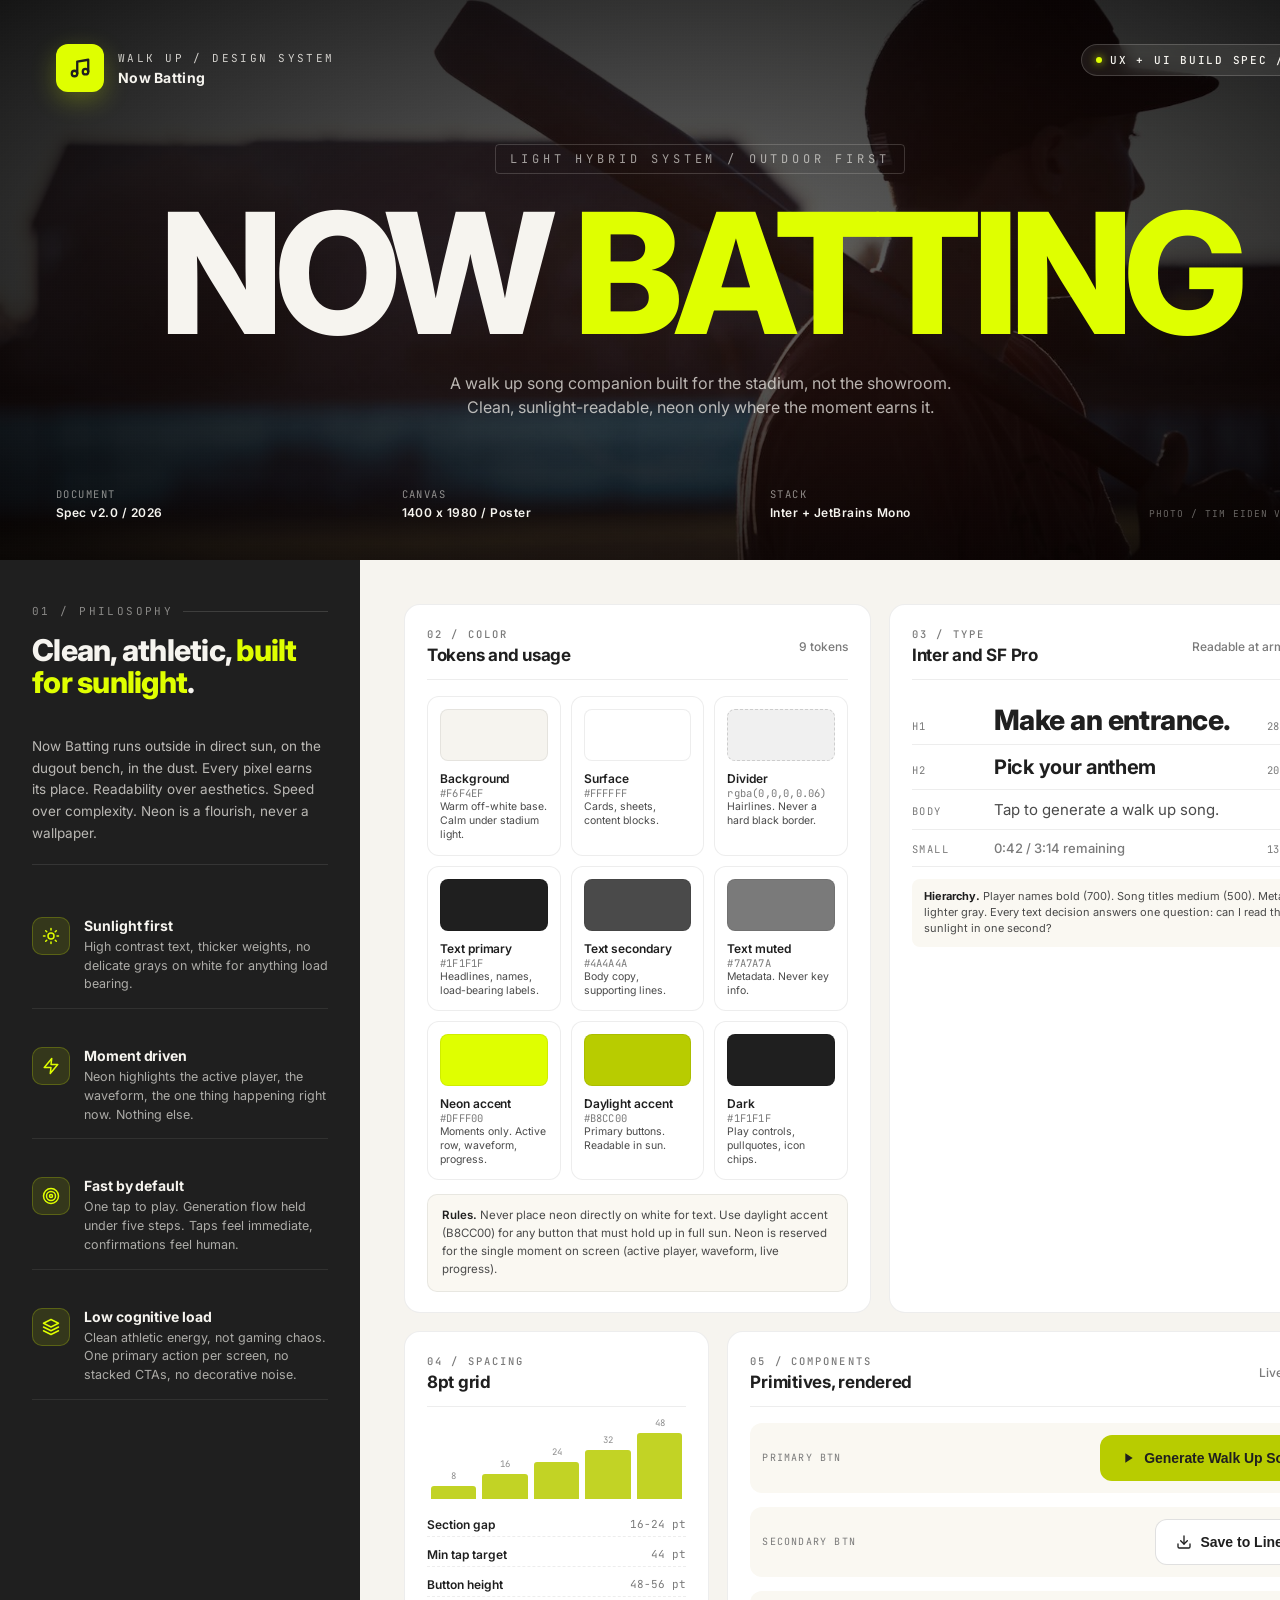
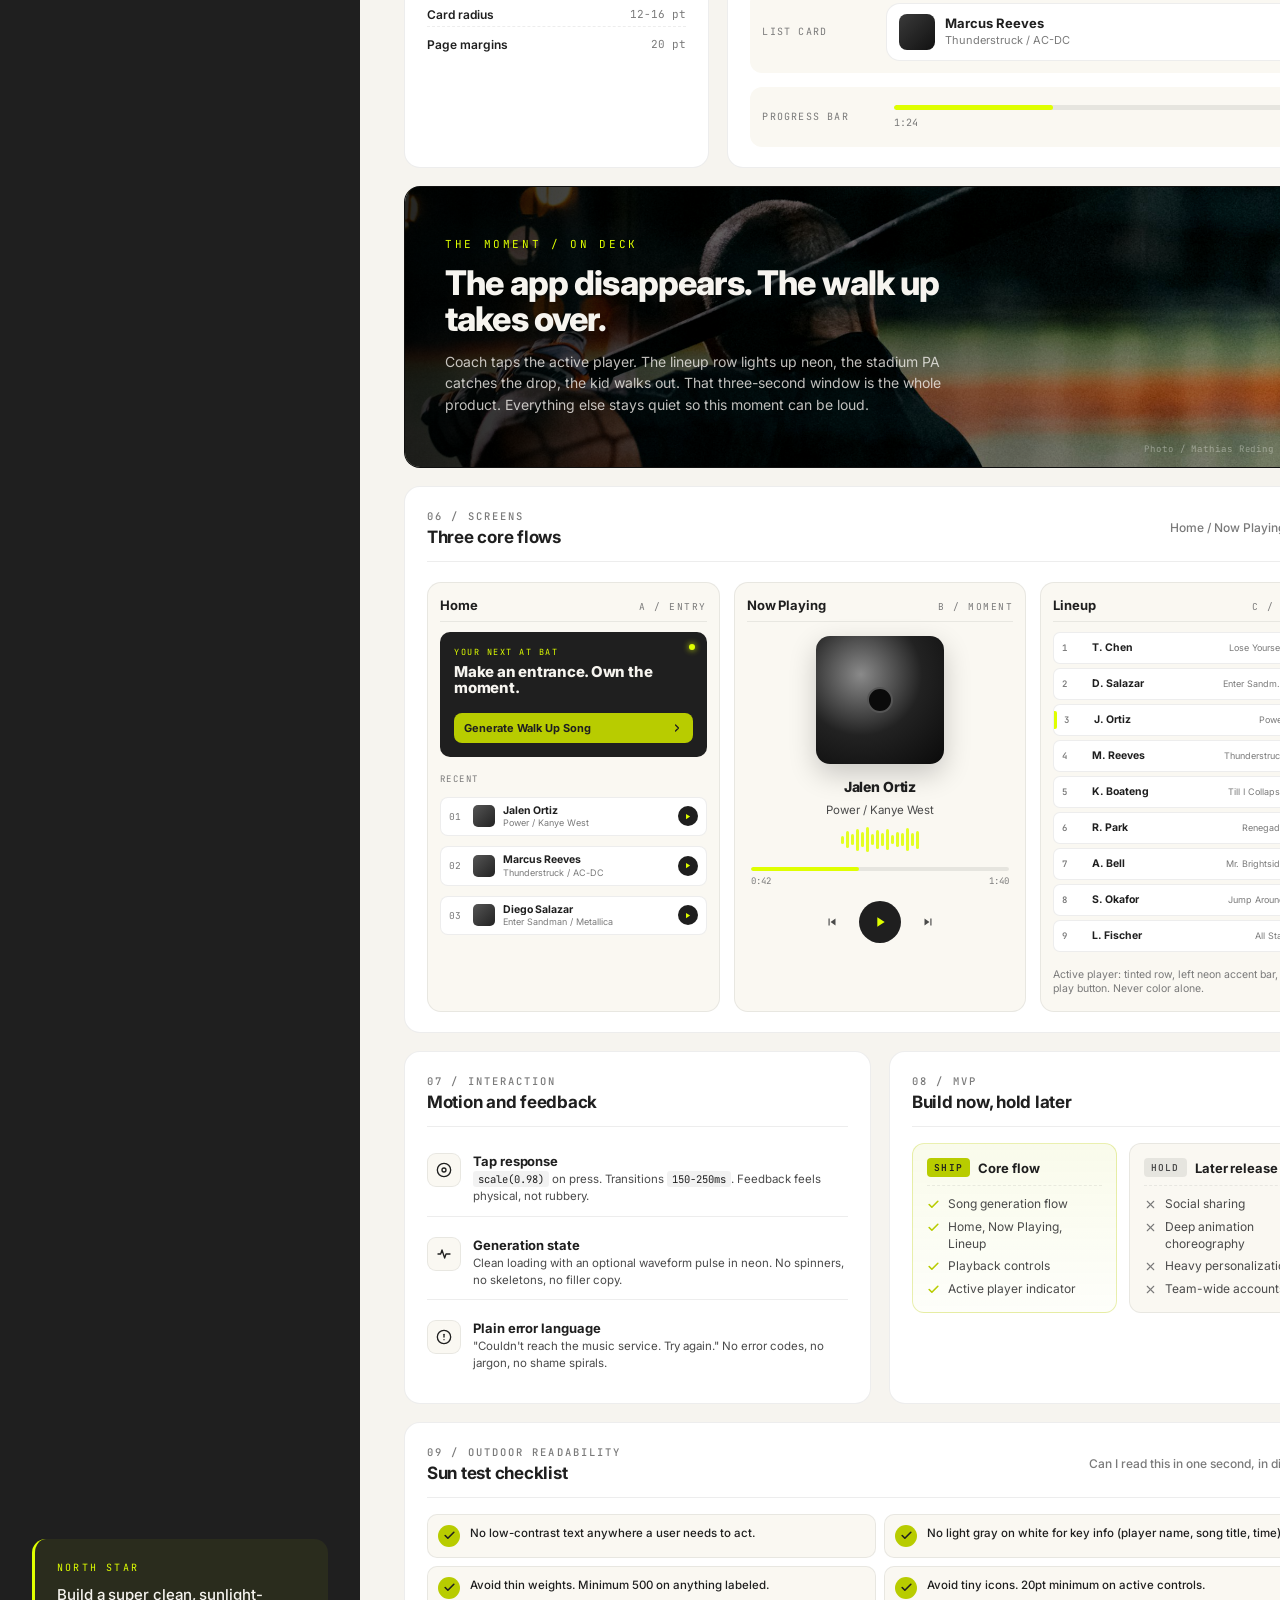
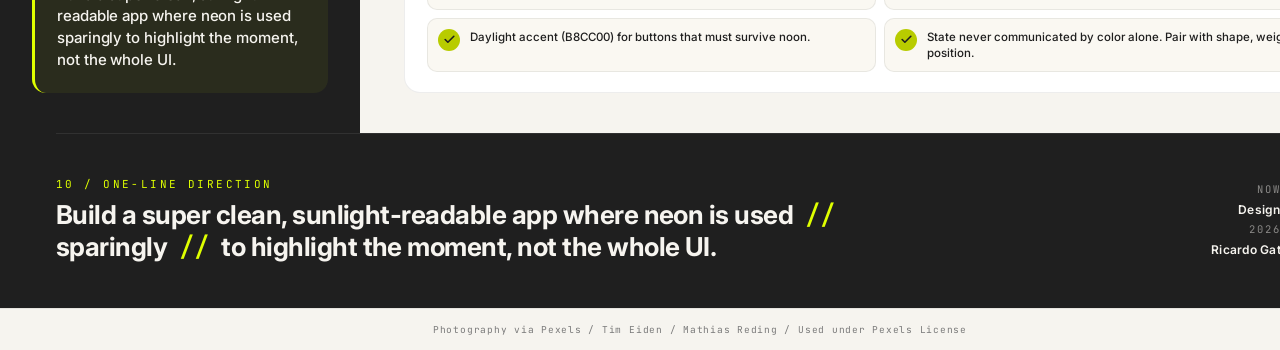
<file: Now_Batting_Spec_v2.html>
<!doctype html>
<html lang="en">
<head>
<meta charset="utf-8">
<title>Now Batting — UX + UI Build Spec v2</title>
<link rel="preconnect" href="https://fonts.googleapis.com">
<link rel="preconnect" href="https://fonts.gstatic.com" crossorigin>
<link href="https://fonts.googleapis.com/css2?family=Inter:wght@400;500;600;700;800&family=JetBrains+Mono:wght@400;500&display=swap" rel="stylesheet">
<style>
  :root{
    --bg:#F6F4EF;
    --surface:#FFFFFF;
    --divider:rgba(0,0,0,0.07);
    --divider-strong:rgba(0,0,0,0.12);
    --text-1:#1F1F1F;
    --text-2:#4A4A4A;
    --text-3:#7A7A7A;
    --neon:#DFFF00;
    --daylight:#B8CC00;
    --dark:#1F1F1F;
  }
  @page { size: 1400px 4000px; margin: 0; }
  *{box-sizing:border-box}
  html,body{
    margin:0;padding:0;background:var(--bg);color:var(--text-1);
    font-family:'Inter',system-ui,sans-serif;
    -webkit-font-smoothing:antialiased;
    text-rendering:optimizeLegibility;
  }
  .page{
    width:1400px;
    margin:0 auto;background:var(--bg);
    position:relative;overflow:hidden;
    page-break-inside:avoid;page-break-after:avoid;
  }

  /* ================= HERO ================= */
  .hero{
    position:relative;width:100%;height:560px;overflow:hidden;
    background:#111;
  }
  .hero-img{
    position:absolute;inset:0;width:100%;height:100%;
    object-fit:cover;object-position:center 40%;
    filter:contrast(1.05) saturate(0.9);
  }
  .hero-scrim{
    position:absolute;inset:0;
    background:
      radial-gradient(ellipse at 50% 55%, rgba(0,0,0,0.25) 0%, rgba(0,0,0,0.7) 70%, rgba(0,0,0,0.88) 100%),
      linear-gradient(180deg, rgba(0,0,0,0.35) 0%, rgba(0,0,0,0.55) 100%);
  }
  .hero-grain{
    position:absolute;inset:0;opacity:0.12;mix-blend-mode:overlay;
    background-image:
      repeating-linear-gradient(0deg, rgba(255,255,255,0.04) 0 1px, transparent 1px 3px),
      repeating-linear-gradient(90deg, rgba(255,255,255,0.04) 0 1px, transparent 1px 3px);
  }
  .hero-content{
    position:relative;z-index:2;height:100%;
    display:flex;flex-direction:column;justify-content:space-between;
    padding:44px 56px 40px;color:#F6F4EF;
  }
  .hero-top{display:flex;justify-content:space-between;align-items:flex-start;gap:24px}
  .hero-brand{display:flex;align-items:center;gap:14px}
  .mark{
    width:48px;height:48px;border-radius:12px;background:var(--neon);
    display:flex;align-items:center;justify-content:center;position:relative;
    box-shadow:0 8px 24px rgba(223,255,0,0.25);
  }
  .mark svg{width:22px;height:22px;color:var(--dark)}
  .brand-text{font-family:'JetBrains Mono',monospace;font-size:11px;letter-spacing:0.22em;text-transform:uppercase;color:rgba(246,244,239,0.82)}
  .brand-text b{display:block;font-family:'Inter',sans-serif;font-size:14px;font-weight:700;letter-spacing:0.02em;color:#F6F4EF;margin-top:4px;text-transform:none}
  .hero-tag{
    display:inline-flex;align-items:center;gap:8px;
    background:rgba(246,244,239,0.08);border:1px solid rgba(246,244,239,0.18);
    color:#F6F4EF;font-family:'JetBrains Mono',monospace;font-size:11px;
    letter-spacing:0.16em;text-transform:uppercase;font-weight:500;
    padding:8px 14px;border-radius:999px;backdrop-filter:blur(8px);
  }
  .hero-tag .dot{width:6px;height:6px;border-radius:50%;background:var(--neon);box-shadow:0 0 8px var(--neon)}
  .hero-center{text-align:center;margin:auto 0}
  .hero-eyebrow{
    font-family:'JetBrains Mono',monospace;font-size:12px;letter-spacing:0.32em;
    text-transform:uppercase;color:rgba(246,244,239,0.62);margin-bottom:22px;
    display:inline-block;padding:6px 14px;border:1px solid rgba(246,244,239,0.18);border-radius:4px;
  }
  .wordmark{
    font-family:'Inter',sans-serif;font-weight:800;font-size:168px;
    letter-spacing:-0.05em;line-height:0.92;margin:0;
    color:#F6F4EF;
  }
  .wordmark .lime{color:var(--neon)}
  .hero-sub{
    margin-top:20px;font-size:16px;color:rgba(246,244,239,0.72);
    font-weight:400;max-width:520px;margin-left:auto;margin-right:auto;line-height:1.5;
  }
  .hero-bottom{
    display:flex;justify-content:space-between;align-items:flex-end;
    font-family:'JetBrains Mono',monospace;font-size:10.5px;letter-spacing:0.14em;
    text-transform:uppercase;color:rgba(246,244,239,0.55);
  }
  .hero-bottom .col{display:flex;flex-direction:column;gap:4px}
  .hero-bottom b{color:#F6F4EF;font-family:'Inter',sans-serif;font-size:12px;letter-spacing:0.04em;text-transform:none;font-weight:600}
  .hero-credit{font-size:9.5px;letter-spacing:0.1em;color:rgba(246,244,239,0.4)}

  /* ================= BODY LAYOUT ================= */
  .body-wrap{
    display:grid;grid-template-columns: 360px 1fr;gap:0;
    position:relative;
  }

  /* ---- LEFT RAIL: PHILOSOPHY ---- */
  .rail{
    background:var(--dark);color:#F6F4EF;
    padding:44px 32px 40px;
    display:flex;flex-direction:column;gap:24px;
    min-height:1420px;
  }
  .rail-num{
    font-family:'JetBrains Mono',monospace;font-size:11px;letter-spacing:0.22em;
    color:rgba(246,244,239,0.5);text-transform:uppercase;
    display:flex;align-items:center;gap:10px;
  }
  .rail-num::after{content:"";flex:1;height:1px;background:rgba(246,244,239,0.14)}
  .rail h2{
    font-size:30px;font-weight:800;letter-spacing:-0.025em;line-height:1.08;margin:0;
  }
  .rail h2 span{color:var(--neon)}
  .rail-lede{
    font-size:13.5px;line-height:1.6;color:rgba(246,244,239,0.72);
    padding-bottom:20px;border-bottom:1px solid rgba(246,244,239,0.1);
  }
  .principle{
    display:flex;gap:14px;align-items:flex-start;padding:14px 0;
    border-bottom:1px solid rgba(246,244,239,0.08);
  }
  .principle:last-of-type{border-bottom:0}
  .p-icon{
    flex:0 0 38px;width:38px;height:38px;border-radius:10px;
    background:rgba(223,255,0,0.11);color:var(--neon);
    display:flex;align-items:center;justify-content:center;
    border:1px solid rgba(223,255,0,0.22);
  }
  .p-icon svg{width:18px;height:18px}
  .p-body .p-title{font-size:14px;font-weight:700;color:#F6F4EF;margin-bottom:4px;letter-spacing:-0.005em}
  .p-body .p-copy{font-size:12.5px;line-height:1.5;color:rgba(246,244,239,0.66)}

  .pullquote{
    margin-top:auto;padding:22px;background:rgba(223,255,0,0.06);
    border-radius:14px;border-left:3px solid var(--neon);
  }
  .pullquote .pq-eyebrow{
    font-family:'JetBrains Mono',monospace;font-size:10px;letter-spacing:0.22em;
    color:var(--neon);text-transform:uppercase;margin-bottom:10px;
  }
  .pullquote p{
    font-size:15px;line-height:1.45;color:#F6F4EF;margin:0;font-weight:500;letter-spacing:-0.005em;
  }

  /* ---- RIGHT GRID ---- */
  .grid{
    padding:44px 44px 40px;
    display:grid;grid-template-columns:repeat(6, 1fr);gap:18px;
    background:var(--bg);
  }
  .card{
    background:var(--surface);border:1px solid var(--divider);border-radius:16px;
    padding:22px 22px 20px;position:relative;overflow:hidden;
    display:flex;flex-direction:column;
  }
  .card-head{
    display:flex;justify-content:space-between;align-items:center;
    padding-bottom:14px;border-bottom:1px solid var(--divider);margin-bottom:16px;
  }
  .card-num{
    font-family:'JetBrains Mono',monospace;font-size:10.5px;letter-spacing:0.2em;
    color:var(--text-3);text-transform:uppercase;font-weight:500;
  }
  .card-title{font-size:17px;font-weight:700;letter-spacing:-0.015em;margin:0}
  .card-sub{font-size:12px;color:var(--text-3);font-weight:500}

  .span-2{grid-column:span 2}
  .span-3{grid-column:span 3}
  .span-4{grid-column:span 4}
  .span-6{grid-column:span 6}

  /* ---- COLOR SWATCHES ---- */
  .swatch-grid{display:grid;grid-template-columns:repeat(3,1fr);gap:10px}
  .swatch{
    border-radius:12px;border:1px solid var(--divider);
    padding:12px;display:flex;flex-direction:column;gap:10px;
    min-height:112px;background:var(--surface);
  }
  .swatch .chip{
    width:100%;height:52px;border-radius:8px;border:1px solid var(--divider);
  }
  .swatch .s-name{font-size:12px;font-weight:600;color:var(--text-1);letter-spacing:-0.005em}
  .swatch .s-hex{font-family:'JetBrains Mono',monospace;font-size:10.5px;color:var(--text-3);letter-spacing:0.02em}
  .swatch .s-use{font-size:10.5px;color:var(--text-2);line-height:1.35}
  .color-rules{margin-top:14px;padding:12px 14px;background:#FAF8F2;border:1px solid var(--divider);border-radius:10px;font-size:11.5px;color:var(--text-2);line-height:1.55}
  .color-rules b{color:var(--text-1);font-weight:600}

  /* ---- TYPOGRAPHY ---- */
  .type-row{display:flex;justify-content:space-between;align-items:baseline;padding:10px 0;border-bottom:1px solid var(--divider)}
  .type-row:last-child{border-bottom:0}
  .type-label{font-family:'JetBrains Mono',monospace;font-size:10.5px;color:var(--text-3);letter-spacing:0.14em;text-transform:uppercase;flex:0 0 70px}
  .type-demo{flex:1;padding:0 12px;color:var(--text-1)}
  .type-spec{font-family:'JetBrains Mono',monospace;font-size:10.5px;color:var(--text-3)}
  .h1-demo{font-size:28px;font-weight:800;letter-spacing:-0.02em;line-height:1}
  .h2-demo{font-size:20px;font-weight:700;letter-spacing:-0.015em}
  .body-demo{font-size:15px;font-weight:400;color:var(--text-2)}
  .small-demo{font-size:13px;font-weight:500;color:var(--text-3)}
  .type-note{margin-top:12px;padding:10px 12px;background:#FAF8F2;border-radius:8px;font-size:11px;color:var(--text-2);line-height:1.45}
  .type-note b{color:var(--text-1)}

  /* ---- SPACING ---- */
  .spacing-visual{display:flex;align-items:flex-end;gap:6px;height:76px;margin-bottom:14px;padding:0 4px}
  .sp-bar{background:var(--daylight);border-radius:3px 3px 0 0;position:relative;flex:1;opacity:0.85}
  .sp-bar::after{content:attr(data-v);position:absolute;top:-16px;left:50%;transform:translateX(-50%);font-family:'JetBrains Mono',monospace;font-size:9px;color:var(--text-3)}
  .spacing-rows{display:flex;flex-direction:column;gap:6px;font-size:12px}
  .sp-row{display:flex;justify-content:space-between;color:var(--text-2);padding:4px 0;border-bottom:1px dashed var(--divider)}
  .sp-row:last-child{border-bottom:0}
  .sp-row b{color:var(--text-1);font-weight:600}
  .sp-row code{font-family:'JetBrains Mono',monospace;color:var(--text-3);font-size:11px}

  /* ---- COMPONENTS ---- */
  .comp-stack{display:flex;flex-direction:column;gap:14px}
  .comp-row{display:flex;justify-content:space-between;align-items:center;gap:14px;padding:12px;background:#FAF8F2;border-radius:12px}
  .comp-label{font-family:'JetBrains Mono',monospace;font-size:10px;letter-spacing:0.12em;color:var(--text-3);text-transform:uppercase;flex:0 0 110px}
  .comp-demo{flex:1;display:flex;justify-content:flex-end;align-items:center}
  .btn-primary{
    background:var(--daylight);color:var(--dark);border:0;border-radius:12px;
    height:46px;padding:0 20px;font-weight:700;font-size:14px;letter-spacing:-0.005em;
    display:inline-flex;align-items:center;gap:8px;cursor:pointer;
  }
  .btn-primary svg{width:16px;height:16px}
  .btn-secondary{
    background:#fff;color:var(--dark);border:1px solid var(--divider-strong);border-radius:12px;
    height:46px;padding:0 20px;font-weight:600;font-size:14px;
    display:inline-flex;align-items:center;gap:8px;
  }
  .btn-secondary svg{width:16px;height:16px}
  .card-demo{
    background:#fff;border:1px solid var(--divider);border-radius:14px;
    padding:10px 12px;display:flex;align-items:center;gap:10px;width:100%;
  }
  .card-demo .thumb{width:36px;height:36px;border-radius:8px;background:linear-gradient(135deg,#3a3a3a,#111);flex-shrink:0}
  .card-demo .cd-title{font-size:13px;font-weight:700;color:var(--text-1);line-height:1.2}
  .card-demo .cd-sub{font-size:11px;color:var(--text-3);margin-top:2px}
  .card-demo .cd-icon{margin-left:auto;width:28px;height:28px;border-radius:50%;background:var(--dark);display:flex;align-items:center;justify-content:center;color:var(--neon);flex-shrink:0}
  .card-demo .cd-icon svg{width:12px;height:12px;fill:var(--neon)}
  .progress-wrap{flex:1;padding:6px 8px}
  .progress-track{height:5px;background:rgba(0,0,0,0.08);border-radius:3px;position:relative;overflow:hidden}
  .progress-fill{position:absolute;inset:0 62% 0 0;background:var(--neon);border-radius:3px}
  .progress-meta{display:flex;justify-content:space-between;font-family:'JetBrains Mono',monospace;font-size:10px;color:var(--text-3);margin-top:6px}

  /* ---- THREE SCREENS ---- */
  .screens{display:grid;grid-template-columns:repeat(3,1fr);gap:14px;margin-top:4px}
  .screen{
    background:#FAF8F2;border:1px solid var(--divider);border-radius:14px;
    padding:14px 12px;display:flex;flex-direction:column;gap:10px;min-height:340px;
  }
  .screen-head{display:flex;justify-content:space-between;align-items:baseline;padding-bottom:8px;border-bottom:1px solid var(--divider)}
  .screen-head .s-label{font-family:'JetBrains Mono',monospace;font-size:9.5px;letter-spacing:0.16em;color:var(--text-3);text-transform:uppercase}
  .screen-head .s-title{font-size:13px;font-weight:700;letter-spacing:-0.005em}

  /* Home screen */
  .sc-home{display:flex;flex-direction:column;gap:8px}
  .hero-stat{
    background:var(--dark);color:#F6F4EF;border-radius:10px;padding:14px;
    display:flex;flex-direction:column;gap:4px;position:relative;overflow:hidden;
  }
  .hero-stat::after{content:"";position:absolute;right:12px;top:12px;width:6px;height:6px;border-radius:50%;background:var(--neon);box-shadow:0 0 6px var(--neon)}
  .hs-eyebrow{font-family:'JetBrains Mono',monospace;font-size:8.5px;letter-spacing:0.18em;color:var(--neon);text-transform:uppercase}
  .hs-title{font-size:15px;font-weight:800;letter-spacing:-0.015em;line-height:1.1;margin:2px 0 6px}
  .hs-cta{background:var(--daylight);color:var(--dark);border-radius:8px;padding:8px 10px;font-size:11px;font-weight:700;display:flex;align-items:center;justify-content:space-between;margin-top:6px}
  .hs-cta svg{width:12px;height:12px}
  .list-row{display:flex;align-items:center;gap:8px;padding:7px 8px;background:#fff;border:1px solid var(--divider);border-radius:8px}
  .list-row .num{font-family:'JetBrains Mono',monospace;font-size:9.5px;color:var(--text-3);flex:0 0 16px}
  .list-row .pic{width:22px;height:22px;border-radius:5px;background:linear-gradient(135deg,#555,#222);flex-shrink:0}
  .list-row .info{flex:1;min-width:0}
  .list-row .n{font-size:10.5px;font-weight:700;color:var(--text-1);line-height:1.1;white-space:nowrap;overflow:hidden;text-overflow:ellipsis}
  .list-row .s{font-size:9px;color:var(--text-3);margin-top:1px;white-space:nowrap;overflow:hidden;text-overflow:ellipsis}
  .list-row .play{width:20px;height:20px;border-radius:50%;background:var(--dark);display:flex;align-items:center;justify-content:center;color:var(--neon);flex-shrink:0}
  .list-row .play svg{width:9px;height:9px;fill:var(--neon)}

  /* Now Playing */
  .sc-play{display:flex;flex-direction:column;align-items:center;gap:10px;padding:4px}
  .album{
    width:128px;height:128px;border-radius:14px;
    background:
      radial-gradient(circle at 35% 30%, #8a8a8a 0%, #222 50%, #0a0a0a 100%);
    position:relative;overflow:hidden;box-shadow:0 10px 28px rgba(0,0,0,0.2);
  }
  .album::after{
    content:"";position:absolute;inset:50% 50% auto auto;width:22px;height:22px;
    border-radius:50%;background:#0a0a0a;border:2px solid #555;transform:translate(50%, -50%);
  }
  .np-name{font-size:14px;font-weight:800;letter-spacing:-0.01em;text-align:center;margin-top:4px}
  .np-song{font-size:11.5px;color:var(--text-2);text-align:center;margin-top:-2px}
  .waveform{display:flex;align-items:center;justify-content:center;gap:2px;height:26px;width:100%}
  .wf-bar{width:3px;border-radius:2px;background:var(--neon);opacity:0.85}
  .np-controls{display:flex;align-items:center;gap:14px;margin-top:4px}
  .np-controls .mini{width:26px;height:26px;border-radius:50%;display:flex;align-items:center;justify-content:center;color:var(--text-2)}
  .np-controls .mini svg{width:14px;height:14px}
  .np-play{width:42px;height:42px;border-radius:50%;background:var(--dark);display:flex;align-items:center;justify-content:center;color:var(--neon)}
  .np-play svg{width:16px;height:16px;fill:var(--neon)}
  .np-progress{width:100%;margin-top:4px}
  .np-track{height:4px;background:rgba(0,0,0,0.08);border-radius:3px;position:relative;overflow:hidden}
  .np-fill{position:absolute;inset:0 58% 0 0;background:var(--neon);border-radius:3px}
  .np-time{display:flex;justify-content:space-between;font-family:'JetBrains Mono',monospace;font-size:9px;color:var(--text-3);margin-top:4px}

  /* Lineup */
  .sc-line{display:flex;flex-direction:column;gap:4px}
  .lineup-row{
    display:flex;align-items:center;gap:8px;padding:6px 8px;background:#fff;border:1px solid var(--divider);border-radius:7px;
    position:relative;
  }
  .lineup-row.active{background:#fff;border-color:var(--divider);padding-left:10px}
  .lineup-row.active::before{content:"";position:absolute;left:0;top:6px;bottom:6px;width:3px;background:var(--neon);border-radius:0 2px 2px 0}
  .lineup-row .pos{font-family:'JetBrains Mono',monospace;font-size:9px;color:var(--text-3);font-weight:600;flex:0 0 22px}
  .lineup-row .nm{font-size:10.5px;font-weight:700;color:var(--text-1);flex:1;white-space:nowrap;overflow:hidden;text-overflow:ellipsis}
  .lineup-row .sg{font-size:9px;color:var(--text-3);flex:0 0 auto;white-space:nowrap;overflow:hidden;text-overflow:ellipsis;max-width:62px}
  .lineup-row .pl{width:18px;height:18px;border-radius:50%;background:#f0f0f0;color:var(--text-2);display:flex;align-items:center;justify-content:center;flex-shrink:0}
  .lineup-row.active .pl{background:var(--dark);color:var(--neon)}
  .lineup-row .pl svg{width:8px;height:8px;fill:currentColor}

  /* ---- INTERACTION ---- */
  .inter-list{display:flex;flex-direction:column;gap:10px}
  .inter-item{display:flex;gap:12px;align-items:flex-start;padding:10px 0;border-bottom:1px solid var(--divider)}
  .inter-item:last-child{border-bottom:0}
  .inter-icon{
    flex:0 0 34px;width:34px;height:34px;border-radius:9px;
    background:#FAF8F2;border:1px solid var(--divider);
    color:var(--text-1);display:flex;align-items:center;justify-content:center;
  }
  .inter-icon svg{width:16px;height:16px}
  .inter-title{font-size:13px;font-weight:700;color:var(--text-1);margin-bottom:2px;letter-spacing:-0.005em}
  .inter-copy{font-size:11.5px;color:var(--text-2);line-height:1.5}
  .inter-copy code{font-family:'JetBrains Mono',monospace;font-size:10.5px;background:rgba(0,0,0,0.05);padding:1px 5px;border-radius:3px;color:var(--text-1)}

  /* ---- MVP TWO-COL ---- */
  .mvp-cols{display:grid;grid-template-columns:1fr 1fr;gap:12px}
  .mvp-col{padding:14px;border-radius:12px;border:1px solid var(--divider);background:#FAF8F2}
  .mvp-col.keep{background:linear-gradient(180deg, rgba(184,204,0,0.08) 0%, rgba(184,204,0,0.02) 100%);border-color:rgba(184,204,0,0.3)}
  .mvp-col.hold{background:#FAF8F2}
  .mvp-head{display:flex;align-items:center;gap:8px;margin-bottom:10px;padding-bottom:8px;border-bottom:1px dashed var(--divider)}
  .mvp-head .tag{
    font-family:'JetBrains Mono',monospace;font-size:9.5px;letter-spacing:0.14em;
    text-transform:uppercase;padding:3px 7px;border-radius:4px;font-weight:600;
  }
  .mvp-col.keep .tag{background:var(--daylight);color:var(--dark)}
  .mvp-col.hold .tag{background:rgba(0,0,0,0.08);color:var(--text-2)}
  .mvp-head b{font-size:13px;font-weight:700;letter-spacing:-0.005em}
  .mvp-list{list-style:none;padding:0;margin:0;display:flex;flex-direction:column;gap:6px}
  .mvp-list li{font-size:12px;color:var(--text-2);display:flex;gap:8px;align-items:flex-start;line-height:1.4}
  .mvp-list li svg{width:13px;height:13px;flex:0 0 13px;margin-top:2px;color:var(--daylight)}
  .mvp-col.hold .mvp-list li svg{color:var(--text-3)}

  /* ---- OUTDOOR CHECKLIST ---- */
  .checks{display:grid;grid-template-columns:1fr 1fr;gap:8px}
  .chk{display:flex;gap:10px;align-items:flex-start;padding:10px;background:#FAF8F2;border:1px solid var(--divider);border-radius:10px}
  .chk-icon{width:22px;height:22px;border-radius:50%;background:var(--daylight);color:var(--dark);display:flex;align-items:center;justify-content:center;flex-shrink:0}
  .chk-icon svg{width:13px;height:13px}
  .chk-text{font-size:11.5px;color:var(--text-1);font-weight:500;line-height:1.4}

  /* ---- MOOD BEAT IMAGE ---- */
  .mood-card{
    grid-column:span 6;position:relative;overflow:hidden;
    border-radius:16px;min-height:280px;background:#111;
    border:1px solid var(--divider);
  }
  .mood-img{position:absolute;inset:0;width:100%;height:100%;object-fit:cover;object-position:center 45%;filter:contrast(1.08) saturate(0.92)}
  .mood-scrim{
    position:absolute;inset:0;
    background:linear-gradient(90deg, rgba(0,0,0,0.85) 0%, rgba(0,0,0,0.55) 45%, rgba(0,0,0,0.3) 100%);
  }
  .mood-content{position:relative;z-index:2;padding:36px 40px;color:#F6F4EF;max-width:620px;display:flex;flex-direction:column;gap:14px;height:100%;justify-content:center;min-height:280px}
  .mood-eyebrow{font-family:'JetBrains Mono',monospace;font-size:11px;letter-spacing:0.24em;text-transform:uppercase;color:var(--neon)}
  .mood-title{font-size:34px;font-weight:800;letter-spacing:-0.025em;line-height:1.05;margin:0}
  .mood-copy{font-size:14px;line-height:1.55;color:rgba(246,244,239,0.78);max-width:520px;margin:0}
  .mood-credit{position:absolute;bottom:12px;right:16px;font-family:'JetBrains Mono',monospace;font-size:9px;letter-spacing:0.1em;color:rgba(246,244,239,0.4);z-index:3}

  /* ---- FOOTER PULL ---- */
  .direction{
    background:var(--dark);color:#F6F4EF;padding:44px 56px;
    display:flex;align-items:center;gap:28px;justify-content:space-between;
    position:relative;
  }
  .direction::before{content:"";position:absolute;top:0;left:56px;right:56px;height:1px;background:rgba(255,255,255,0.08)}
  .dir-eyebrow{font-family:'JetBrains Mono',monospace;font-size:11px;letter-spacing:0.22em;color:var(--neon);text-transform:uppercase;margin-bottom:8px}
  .dir-quote{font-size:26px;font-weight:700;letter-spacing:-0.02em;line-height:1.25;max-width:900px;margin:0}
  .dir-quote .slash{color:var(--neon);font-family:'JetBrains Mono',monospace;font-weight:500;margin:0 6px}
  .dir-meta{text-align:right;font-family:'JetBrains Mono',monospace;font-size:10.5px;letter-spacing:0.18em;color:rgba(246,244,239,0.5);text-transform:uppercase;line-height:1.8;flex-shrink:0}
  .dir-meta b{color:#F6F4EF;font-family:'Inter',sans-serif;font-size:12px;text-transform:none;letter-spacing:0.02em;font-weight:600;display:block}

  .photo-credit-line{
    padding:14px 56px;background:var(--bg);
    font-family:'JetBrains Mono',monospace;font-size:9.5px;letter-spacing:0.08em;
    color:var(--text-3);text-align:center;border-top:1px solid var(--divider);
  }
</style>
</head>
<body>

<div class="page">

  <!-- ================= HERO ================= -->
  <section class="hero">
    <img class="hero-img" src="./images/hero_baseball_dusk.jpg" alt="Baseball silhouette dusk">
    <div class="hero-scrim"></div>
    <div class="hero-grain"></div>
    <div class="hero-content">
      <div class="hero-top">
        <div class="hero-brand">
          <div class="mark">
            <svg viewBox="0 0 24 24" fill="none" stroke="currentColor" stroke-width="2.5" stroke-linecap="round" stroke-linejoin="round"><path d="M9 18V5l12-2v13"/><circle cx="6" cy="18" r="3"/><circle cx="18" cy="16" r="3"/></svg>
          </div>
          <div class="brand-text">
            Walk Up / Design System
            <b>Now Batting</b>
          </div>
        </div>
        <div class="hero-tag">
          <span class="dot"></span> UX + UI Build Spec / v2.0
        </div>
      </div>

      <div class="hero-center">
        <div class="hero-eyebrow">Light Hybrid System / Outdoor First</div>
        <h1 class="wordmark">NOW <span class="lime">BATTING</span></h1>
        <p class="hero-sub">A walk up song companion built for the stadium, not the showroom. Clean, sunlight-readable, neon only where the moment earns it.</p>
      </div>

      <div class="hero-bottom">
        <div class="col">Document<b>Spec v2.0 / 2026</b></div>
        <div class="col">Canvas<b>1400 x 1980 / Poster</b></div>
        <div class="col">Stack<b>Inter + JetBrains Mono</b></div>
        <div class="hero-credit">Photo / Tim Eiden via Pexels</div>
      </div>
    </div>
  </section>

  <!-- ================= BODY ================= -->
  <div class="body-wrap">

    <!-- LEFT RAIL -->
    <aside class="rail">
      <div>
        <div class="rail-num">01 / Philosophy</div>
        <h2 style="margin-top:16px">Clean, athletic, <span>built for sunlight</span>.</h2>
      </div>
      <p class="rail-lede">Now Batting runs outside in direct sun, on the dugout bench, in the dust. Every pixel earns its place. Readability over aesthetics. Speed over complexity. Neon is a flourish, never a wallpaper.</p>

      <div class="principle">
        <div class="p-icon">
          <svg viewBox="0 0 24 24" fill="none" stroke="currentColor" stroke-width="2" stroke-linecap="round" stroke-linejoin="round"><circle cx="12" cy="12" r="4"/><path d="M12 2v2M12 20v2M4.93 4.93l1.41 1.41M17.66 17.66l1.41 1.41M2 12h2M20 12h2M6.34 17.66l-1.41 1.41M19.07 4.93l-1.41 1.41"/></svg>
        </div>
        <div class="p-body">
          <div class="p-title">Sunlight first</div>
          <div class="p-copy">High contrast text, thicker weights, no delicate grays on white for anything load bearing.</div>
        </div>
      </div>

      <div class="principle">
        <div class="p-icon">
          <svg viewBox="0 0 24 24" fill="none" stroke="currentColor" stroke-width="2" stroke-linecap="round" stroke-linejoin="round"><polygon points="13 2 3 14 12 14 11 22 21 10 12 10 13 2"/></svg>
        </div>
        <div class="p-body">
          <div class="p-title">Moment driven</div>
          <div class="p-copy">Neon highlights the active player, the waveform, the one thing happening right now. Nothing else.</div>
        </div>
      </div>

      <div class="principle">
        <div class="p-icon">
          <svg viewBox="0 0 24 24" fill="none" stroke="currentColor" stroke-width="2" stroke-linecap="round" stroke-linejoin="round"><circle cx="12" cy="12" r="10"/><circle cx="12" cy="12" r="6"/><circle cx="12" cy="12" r="2"/></svg>
        </div>
        <div class="p-body">
          <div class="p-title">Fast by default</div>
          <div class="p-copy">One tap to play. Generation flow held under five steps. Taps feel immediate, confirmations feel human.</div>
        </div>
      </div>

      <div class="principle">
        <div class="p-icon">
          <svg viewBox="0 0 24 24" fill="none" stroke="currentColor" stroke-width="2" stroke-linecap="round" stroke-linejoin="round"><polygon points="12 2 2 7 12 12 22 7 12 2"/><polyline points="2 17 12 22 22 17"/><polyline points="2 12 12 17 22 12"/></svg>
        </div>
        <div class="p-body">
          <div class="p-title">Low cognitive load</div>
          <div class="p-copy">Clean athletic energy, not gaming chaos. One primary action per screen, no stacked CTAs, no decorative noise.</div>
        </div>
      </div>

      <div class="pullquote">
        <div class="pq-eyebrow">North Star</div>
        <p>Build a super clean, sunlight-readable app where neon is used sparingly to highlight the moment, not the whole UI.</p>
      </div>
    </aside>

    <!-- RIGHT GRID -->
    <section class="grid">

      <!-- COLOR SYSTEM -->
      <article class="card span-3">
        <div class="card-head">
          <div>
            <div class="card-num">02 / Color</div>
            <h3 class="card-title" style="margin-top:4px">Tokens and usage</h3>
          </div>
          <div class="card-sub">9 tokens</div>
        </div>
        <div class="swatch-grid">
          <div class="swatch">
            <div class="chip" style="background:#F6F4EF"></div>
            <div>
              <div class="s-name">Background</div>
              <div class="s-hex">#F6F4EF</div>
              <div class="s-use">Warm off-white base. Calm under stadium light.</div>
            </div>
          </div>
          <div class="swatch">
            <div class="chip" style="background:#FFFFFF"></div>
            <div>
              <div class="s-name">Surface</div>
              <div class="s-hex">#FFFFFF</div>
              <div class="s-use">Cards, sheets, content blocks.</div>
            </div>
          </div>
          <div class="swatch">
            <div class="chip" style="background:rgba(0,0,0,0.06);border:1px dashed rgba(0,0,0,0.15)"></div>
            <div>
              <div class="s-name">Divider</div>
              <div class="s-hex">rgba(0,0,0,0.06)</div>
              <div class="s-use">Hairlines. Never a hard black border.</div>
            </div>
          </div>
          <div class="swatch">
            <div class="chip" style="background:#1F1F1F"></div>
            <div>
              <div class="s-name">Text primary</div>
              <div class="s-hex">#1F1F1F</div>
              <div class="s-use">Headlines, names, load-bearing labels.</div>
            </div>
          </div>
          <div class="swatch">
            <div class="chip" style="background:#4A4A4A"></div>
            <div>
              <div class="s-name">Text secondary</div>
              <div class="s-hex">#4A4A4A</div>
              <div class="s-use">Body copy, supporting lines.</div>
            </div>
          </div>
          <div class="swatch">
            <div class="chip" style="background:#7A7A7A"></div>
            <div>
              <div class="s-name">Text muted</div>
              <div class="s-hex">#7A7A7A</div>
              <div class="s-use">Metadata. Never key info.</div>
            </div>
          </div>
          <div class="swatch">
            <div class="chip" style="background:#DFFF00"></div>
            <div>
              <div class="s-name">Neon accent</div>
              <div class="s-hex">#DFFF00</div>
              <div class="s-use">Moments only. Active row, waveform, progress.</div>
            </div>
          </div>
          <div class="swatch">
            <div class="chip" style="background:#B8CC00"></div>
            <div>
              <div class="s-name">Daylight accent</div>
              <div class="s-hex">#B8CC00</div>
              <div class="s-use">Primary buttons. Readable in sun.</div>
            </div>
          </div>
          <div class="swatch">
            <div class="chip" style="background:#1F1F1F"></div>
            <div>
              <div class="s-name">Dark</div>
              <div class="s-hex">#1F1F1F</div>
              <div class="s-use">Play controls, pullquotes, icon chips.</div>
            </div>
          </div>
        </div>
        <div class="color-rules">
          <b>Rules.</b> Never place neon directly on white for text. Use daylight accent (B8CC00) for any button that must hold up in full sun. Neon is reserved for the single moment on screen (active player, waveform, live progress).
        </div>
      </article>

      <!-- TYPOGRAPHY -->
      <article class="card span-3">
        <div class="card-head">
          <div>
            <div class="card-num">03 / Type</div>
            <h3 class="card-title" style="margin-top:4px">Inter and SF Pro</h3>
          </div>
          <div class="card-sub">Readable at arm's length</div>
        </div>
        <div class="type-row">
          <div class="type-label">H1</div>
          <div class="type-demo h1-demo">Make an entrance.</div>
          <div class="type-spec">28-32 / 800</div>
        </div>
        <div class="type-row">
          <div class="type-label">H2</div>
          <div class="type-demo h2-demo">Pick your anthem</div>
          <div class="type-spec">20-22 / 700</div>
        </div>
        <div class="type-row">
          <div class="type-label">Body</div>
          <div class="type-demo body-demo">Tap to generate a walk up song.</div>
          <div class="type-spec">16 / 400</div>
        </div>
        <div class="type-row">
          <div class="type-label">Small</div>
          <div class="type-demo small-demo">0:42 / 3:14 remaining</div>
          <div class="type-spec">13-14 / 500</div>
        </div>
        <div class="type-note">
          <b>Hierarchy.</b> Player names bold (700). Song titles medium (500). Metadata lighter gray. Every text decision answers one question: can I read this in sunlight in one second?
        </div>
      </article>

      <!-- SPACING -->
      <article class="card span-2">
        <div class="card-head">
          <div>
            <div class="card-num">04 / Spacing</div>
            <h3 class="card-title" style="margin-top:4px">8pt grid</h3>
          </div>
        </div>
        <div class="spacing-visual">
          <div class="sp-bar" data-v="8" style="height:16%"></div>
          <div class="sp-bar" data-v="16" style="height:32%"></div>
          <div class="sp-bar" data-v="24" style="height:48%"></div>
          <div class="sp-bar" data-v="32" style="height:64%"></div>
          <div class="sp-bar" data-v="48" style="height:86%"></div>
        </div>
        <div class="spacing-rows">
          <div class="sp-row"><b>Section gap</b><code>16-24 pt</code></div>
          <div class="sp-row"><b>Min tap target</b><code>44 pt</code></div>
          <div class="sp-row"><b>Button height</b><code>48-56 pt</code></div>
          <div class="sp-row"><b>Card radius</b><code>12-16 pt</code></div>
          <div class="sp-row"><b>Page margins</b><code>20 pt</code></div>
        </div>
      </article>

      <!-- COMPONENTS -->
      <article class="card span-4">
        <div class="card-head">
          <div>
            <div class="card-num">05 / Components</div>
            <h3 class="card-title" style="margin-top:4px">Primitives, rendered</h3>
          </div>
          <div class="card-sub">Live samples</div>
        </div>
        <div class="comp-stack">
          <div class="comp-row">
            <div class="comp-label">Primary btn</div>
            <div class="comp-demo">
              <button class="btn-primary">
                <svg viewBox="0 0 24 24" fill="currentColor"><path d="M8 5v14l11-7z"/></svg>
                Generate Walk Up Song
              </button>
            </div>
          </div>
          <div class="comp-row">
            <div class="comp-label">Secondary btn</div>
            <div class="comp-demo">
              <button class="btn-secondary">
                <svg viewBox="0 0 24 24" fill="none" stroke="currentColor" stroke-width="2" stroke-linecap="round" stroke-linejoin="round"><path d="M21 15v4a2 2 0 0 1-2 2H5a2 2 0 0 1-2-2v-4"/><polyline points="7 10 12 15 17 10"/><line x1="12" y1="15" x2="12" y2="3"/></svg>
                Save to Lineup
              </button>
            </div>
          </div>
          <div class="comp-row">
            <div class="comp-label">List card</div>
            <div class="comp-demo" style="width:100%">
              <div class="card-demo">
                <div class="thumb"></div>
                <div>
                  <div class="cd-title">Marcus Reeves</div>
                  <div class="cd-sub">Thunderstruck / AC-DC</div>
                </div>
                <div class="cd-icon"><svg viewBox="0 0 24 24"><path d="M8 5v14l11-7z"/></svg></div>
              </div>
            </div>
          </div>
          <div class="comp-row">
            <div class="comp-label">Progress bar</div>
            <div class="comp-demo" style="width:100%">
              <div class="progress-wrap">
                <div class="progress-track"><div class="progress-fill"></div></div>
                <div class="progress-meta"><span>1:24</span><span>3:42</span></div>
              </div>
            </div>
          </div>
        </div>
      </article>

      <!-- MOOD BEAT (photo 2) -->
      <article class="mood-card">
        <img class="mood-img" src="./images/mood_stadium.jpg" alt="Stadium lights at night">
        <div class="mood-scrim"></div>
        <div class="mood-content">
          <div class="mood-eyebrow">The Moment / On Deck</div>
          <h3 class="mood-title">The app disappears. The walk up takes over.</h3>
          <p class="mood-copy">Coach taps the active player. The lineup row lights up neon, the stadium PA catches the drop, the kid walks out. That three-second window is the whole product. Everything else stays quiet so this moment can be loud.</p>
        </div>
        <div class="mood-credit">Photo / Mathias Reding via Pexels</div>
      </article>

      <!-- THREE SCREENS -->
      <article class="card span-6">
        <div class="card-head">
          <div>
            <div class="card-num">06 / Screens</div>
            <h3 class="card-title" style="margin-top:4px">Three core flows</h3>
          </div>
          <div class="card-sub">Home / Now Playing / Lineup</div>
        </div>
        <div class="screens">

          <!-- HOME -->
          <div class="screen">
            <div class="screen-head">
              <span class="s-title">Home</span>
              <span class="s-label">A / Entry</span>
            </div>
            <div class="hero-stat">
              <div class="hs-eyebrow">Your next at bat</div>
              <div class="hs-title">Make an entrance. Own the moment.</div>
              <div class="hs-cta">
                Generate Walk Up Song
                <svg viewBox="0 0 24 24" fill="none" stroke="currentColor" stroke-width="2.5" stroke-linecap="round" stroke-linejoin="round"><polyline points="9 18 15 12 9 6"/></svg>
              </div>
            </div>
            <div style="font-family:'JetBrains Mono',monospace;font-size:9px;letter-spacing:0.16em;color:var(--text-3);text-transform:uppercase;margin:6px 0 2px">Recent</div>
            <div class="list-row">
              <div class="num">01</div>
              <div class="pic"></div>
              <div class="info"><div class="n">Jalen Ortiz</div><div class="s">Power / Kanye West</div></div>
              <div class="play"><svg viewBox="0 0 24 24"><path d="M8 5v14l11-7z"/></svg></div>
            </div>
            <div class="list-row">
              <div class="num">02</div>
              <div class="pic"></div>
              <div class="info"><div class="n">Marcus Reeves</div><div class="s">Thunderstruck / AC-DC</div></div>
              <div class="play"><svg viewBox="0 0 24 24"><path d="M8 5v14l11-7z"/></svg></div>
            </div>
            <div class="list-row">
              <div class="num">03</div>
              <div class="pic"></div>
              <div class="info"><div class="n">Diego Salazar</div><div class="s">Enter Sandman / Metallica</div></div>
              <div class="play"><svg viewBox="0 0 24 24"><path d="M8 5v14l11-7z"/></svg></div>
            </div>
          </div>

          <!-- NOW PLAYING -->
          <div class="screen">
            <div class="screen-head">
              <span class="s-title">Now Playing</span>
              <span class="s-label">B / Moment</span>
            </div>
            <div class="sc-play">
              <div class="album"></div>
              <div class="np-name">Jalen Ortiz</div>
              <div class="np-song">Power / Kanye West</div>
              <div class="waveform">
                <div class="wf-bar" style="height:30%"></div>
                <div class="wf-bar" style="height:65%"></div>
                <div class="wf-bar" style="height:45%"></div>
                <div class="wf-bar" style="height:85%"></div>
                <div class="wf-bar" style="height:55%"></div>
                <div class="wf-bar" style="height:95%"></div>
                <div class="wf-bar" style="height:40%"></div>
                <div class="wf-bar" style="height:72%"></div>
                <div class="wf-bar" style="height:50%"></div>
                <div class="wf-bar" style="height:80%"></div>
                <div class="wf-bar" style="height:35%"></div>
                <div class="wf-bar" style="height:60%"></div>
                <div class="wf-bar" style="height:48%"></div>
                <div class="wf-bar" style="height:88%"></div>
                <div class="wf-bar" style="height:52%"></div>
                <div class="wf-bar" style="height:70%"></div>
              </div>
              <div class="np-progress">
                <div class="np-track"><div class="np-fill"></div></div>
                <div class="np-time"><span>0:42</span><span>1:40</span></div>
              </div>
              <div class="np-controls">
                <div class="mini"><svg viewBox="0 0 24 24" fill="currentColor"><path d="M6 6h2v12H6zm3.5 6l8.5 6V6z"/></svg></div>
                <div class="np-play"><svg viewBox="0 0 24 24"><path d="M8 5v14l11-7z"/></svg></div>
                <div class="mini"><svg viewBox="0 0 24 24" fill="currentColor"><path d="M6 18l8.5-6L6 6v12zm10-12v12h2V6z"/></svg></div>
              </div>
            </div>
          </div>

          <!-- LINEUP -->
          <div class="screen">
            <div class="screen-head">
              <span class="s-title">Lineup</span>
              <span class="s-label">C / Order</span>
            </div>
            <div class="sc-line">
              <div class="lineup-row"><div class="pos">1</div><div class="nm">T. Chen</div><div class="sg">Lose Yourself</div><div class="pl"><svg viewBox="0 0 24 24"><path d="M8 5v14l11-7z"/></svg></div></div>
              <div class="lineup-row"><div class="pos">2</div><div class="nm">D. Salazar</div><div class="sg">Enter Sandman</div><div class="pl"><svg viewBox="0 0 24 24"><path d="M8 5v14l11-7z"/></svg></div></div>
              <div class="lineup-row active"><div class="pos">3</div><div class="nm">J. Ortiz</div><div class="sg">Power</div><div class="pl"><svg viewBox="0 0 24 24"><path d="M8 5v14l11-7z"/></svg></div></div>
              <div class="lineup-row"><div class="pos">4</div><div class="nm">M. Reeves</div><div class="sg">Thunderstruck</div><div class="pl"><svg viewBox="0 0 24 24"><path d="M8 5v14l11-7z"/></svg></div></div>
              <div class="lineup-row"><div class="pos">5</div><div class="nm">K. Boateng</div><div class="sg">Till I Collapse</div><div class="pl"><svg viewBox="0 0 24 24"><path d="M8 5v14l11-7z"/></svg></div></div>
              <div class="lineup-row"><div class="pos">6</div><div class="nm">R. Park</div><div class="sg">Renegade</div><div class="pl"><svg viewBox="0 0 24 24"><path d="M8 5v14l11-7z"/></svg></div></div>
              <div class="lineup-row"><div class="pos">7</div><div class="nm">A. Bell</div><div class="sg">Mr. Brightside</div><div class="pl"><svg viewBox="0 0 24 24"><path d="M8 5v14l11-7z"/></svg></div></div>
              <div class="lineup-row"><div class="pos">8</div><div class="nm">S. Okafor</div><div class="sg">Jump Around</div><div class="pl"><svg viewBox="0 0 24 24"><path d="M8 5v14l11-7z"/></svg></div></div>
              <div class="lineup-row"><div class="pos">9</div><div class="nm">L. Fischer</div><div class="sg">All Star</div><div class="pl"><svg viewBox="0 0 24 24"><path d="M8 5v14l11-7z"/></svg></div></div>
            </div>
            <div style="font-size:10.5px;color:var(--text-3);margin-top:6px;line-height:1.4">Active player: tinted row, left neon accent bar, dark play button. Never color alone.</div>
          </div>

        </div>
      </article>

      <!-- INTERACTION -->
      <article class="card span-3">
        <div class="card-head">
          <div>
            <div class="card-num">07 / Interaction</div>
            <h3 class="card-title" style="margin-top:4px">Motion and feedback</h3>
          </div>
        </div>
        <div class="inter-list">
          <div class="inter-item">
            <div class="inter-icon">
              <svg viewBox="0 0 24 24" fill="none" stroke="currentColor" stroke-width="2" stroke-linecap="round" stroke-linejoin="round"><circle cx="12" cy="12" r="10"/><circle cx="12" cy="12" r="3"/></svg>
            </div>
            <div>
              <div class="inter-title">Tap response</div>
              <div class="inter-copy"><code>scale(0.98)</code> on press. Transitions <code>150-250ms</code>. Feedback feels physical, not rubbery.</div>
            </div>
          </div>
          <div class="inter-item">
            <div class="inter-icon">
              <svg viewBox="0 0 24 24" fill="none" stroke="currentColor" stroke-width="2" stroke-linecap="round" stroke-linejoin="round"><path d="M3 12h4l2-6 4 12 2-6h6"/></svg>
            </div>
            <div>
              <div class="inter-title">Generation state</div>
              <div class="inter-copy">Clean loading with an optional waveform pulse in neon. No spinners, no skeletons, no filler copy.</div>
            </div>
          </div>
          <div class="inter-item">
            <div class="inter-icon">
              <svg viewBox="0 0 24 24" fill="none" stroke="currentColor" stroke-width="2" stroke-linecap="round" stroke-linejoin="round"><circle cx="12" cy="12" r="10"/><line x1="12" y1="8" x2="12" y2="12"/><line x1="12" y1="16" x2="12.01" y2="16"/></svg>
            </div>
            <div>
              <div class="inter-title">Plain error language</div>
              <div class="inter-copy">"Couldn't reach the music service. Try again." No error codes, no jargon, no shame spirals.</div>
            </div>
          </div>
        </div>
      </article>

      <!-- MVP -->
      <article class="card span-3">
        <div class="card-head">
          <div>
            <div class="card-num">08 / MVP</div>
            <h3 class="card-title" style="margin-top:4px">Build now, hold later</h3>
          </div>
        </div>
        <div class="mvp-cols">
          <div class="mvp-col keep">
            <div class="mvp-head">
              <span class="tag">Ship</span>
              <b>Core flow</b>
            </div>
            <ul class="mvp-list">
              <li><svg viewBox="0 0 24 24" fill="none" stroke="currentColor" stroke-width="3" stroke-linecap="round" stroke-linejoin="round"><polyline points="20 6 9 17 4 12"/></svg>Song generation flow</li>
              <li><svg viewBox="0 0 24 24" fill="none" stroke="currentColor" stroke-width="3" stroke-linecap="round" stroke-linejoin="round"><polyline points="20 6 9 17 4 12"/></svg>Home, Now Playing, Lineup</li>
              <li><svg viewBox="0 0 24 24" fill="none" stroke="currentColor" stroke-width="3" stroke-linecap="round" stroke-linejoin="round"><polyline points="20 6 9 17 4 12"/></svg>Playback controls</li>
              <li><svg viewBox="0 0 24 24" fill="none" stroke="currentColor" stroke-width="3" stroke-linecap="round" stroke-linejoin="round"><polyline points="20 6 9 17 4 12"/></svg>Active player indicator</li>
            </ul>
          </div>
          <div class="mvp-col hold">
            <div class="mvp-head">
              <span class="tag">Hold</span>
              <b>Later release</b>
            </div>
            <ul class="mvp-list">
              <li><svg viewBox="0 0 24 24" fill="none" stroke="currentColor" stroke-width="2" stroke-linecap="round" stroke-linejoin="round"><line x1="18" y1="6" x2="6" y2="18"/><line x1="6" y1="6" x2="18" y2="18"/></svg>Social sharing</li>
              <li><svg viewBox="0 0 24 24" fill="none" stroke="currentColor" stroke-width="2" stroke-linecap="round" stroke-linejoin="round"><line x1="18" y1="6" x2="6" y2="18"/><line x1="6" y1="6" x2="18" y2="18"/></svg>Deep animation choreography</li>
              <li><svg viewBox="0 0 24 24" fill="none" stroke="currentColor" stroke-width="2" stroke-linecap="round" stroke-linejoin="round"><line x1="18" y1="6" x2="6" y2="18"/><line x1="6" y1="6" x2="18" y2="18"/></svg>Heavy personalization</li>
              <li><svg viewBox="0 0 24 24" fill="none" stroke="currentColor" stroke-width="2" stroke-linecap="round" stroke-linejoin="round"><line x1="18" y1="6" x2="6" y2="18"/><line x1="6" y1="6" x2="18" y2="18"/></svg>Team-wide accounts</li>
            </ul>
          </div>
        </div>
      </article>

      <!-- OUTDOOR CHECKLIST -->
      <article class="card span-6">
        <div class="card-head">
          <div>
            <div class="card-num">09 / Outdoor readability</div>
            <h3 class="card-title" style="margin-top:4px">Sun test checklist</h3>
          </div>
          <div class="card-sub">Can I read this in one second, in direct sun?</div>
        </div>
        <div class="checks">
          <div class="chk">
            <div class="chk-icon"><svg viewBox="0 0 24 24" fill="none" stroke="currentColor" stroke-width="3" stroke-linecap="round" stroke-linejoin="round"><polyline points="20 6 9 17 4 12"/></svg></div>
            <div class="chk-text">No low-contrast text anywhere a user needs to act.</div>
          </div>
          <div class="chk">
            <div class="chk-icon"><svg viewBox="0 0 24 24" fill="none" stroke="currentColor" stroke-width="3" stroke-linecap="round" stroke-linejoin="round"><polyline points="20 6 9 17 4 12"/></svg></div>
            <div class="chk-text">No light gray on white for key info (player name, song title, time).</div>
          </div>
          <div class="chk">
            <div class="chk-icon"><svg viewBox="0 0 24 24" fill="none" stroke="currentColor" stroke-width="3" stroke-linecap="round" stroke-linejoin="round"><polyline points="20 6 9 17 4 12"/></svg></div>
            <div class="chk-text">Avoid thin weights. Minimum 500 on anything labeled.</div>
          </div>
          <div class="chk">
            <div class="chk-icon"><svg viewBox="0 0 24 24" fill="none" stroke="currentColor" stroke-width="3" stroke-linecap="round" stroke-linejoin="round"><polyline points="20 6 9 17 4 12"/></svg></div>
            <div class="chk-text">Avoid tiny icons. 20pt minimum on active controls.</div>
          </div>
          <div class="chk">
            <div class="chk-icon"><svg viewBox="0 0 24 24" fill="none" stroke="currentColor" stroke-width="3" stroke-linecap="round" stroke-linejoin="round"><polyline points="20 6 9 17 4 12"/></svg></div>
            <div class="chk-text">Daylight accent (B8CC00) for buttons that must survive noon.</div>
          </div>
          <div class="chk">
            <div class="chk-icon"><svg viewBox="0 0 24 24" fill="none" stroke="currentColor" stroke-width="3" stroke-linecap="round" stroke-linejoin="round"><polyline points="20 6 9 17 4 12"/></svg></div>
            <div class="chk-text">State never communicated by color alone. Pair with shape, weight, or position.</div>
          </div>
        </div>
      </article>

    </section>
  </div>

  <!-- ================= FOOTER DIRECTION ================= -->
  <section class="direction">
    <div>
      <div class="dir-eyebrow">10 / One-line Direction</div>
      <p class="dir-quote">Build a super clean, sunlight-readable app where neon is used <span class="slash">//</span> sparingly <span class="slash">//</span> to highlight the moment, not the whole UI.</p>
    </div>
    <div class="dir-meta">
      Now Batting<b>Design Spec v2.0</b>
      2026 Edition<b>Ricardo Gattas-Moras</b>
    </div>
  </section>

  <div class="photo-credit-line">
    Photography via Pexels / Tim Eiden / Mathias Reding / Used under Pexels License
  </div>

</div>

</body>
</html>
</file>
